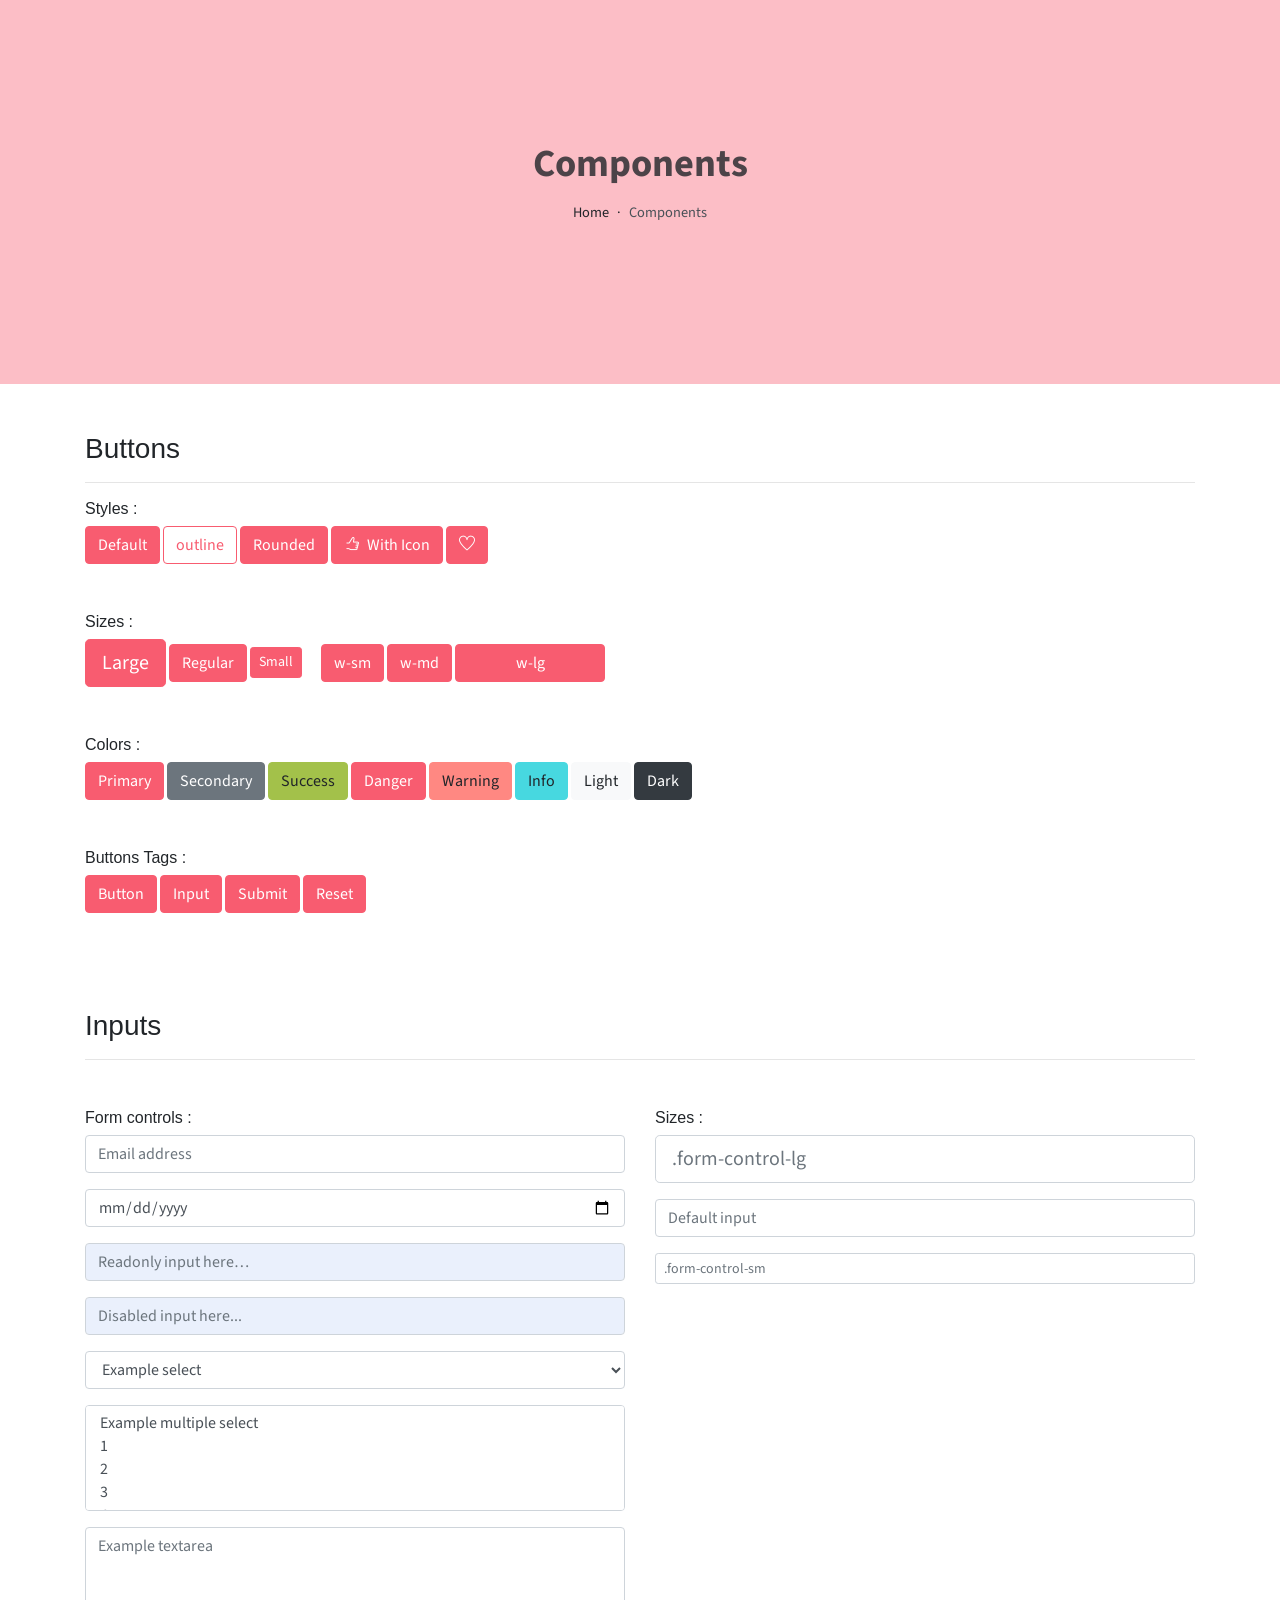
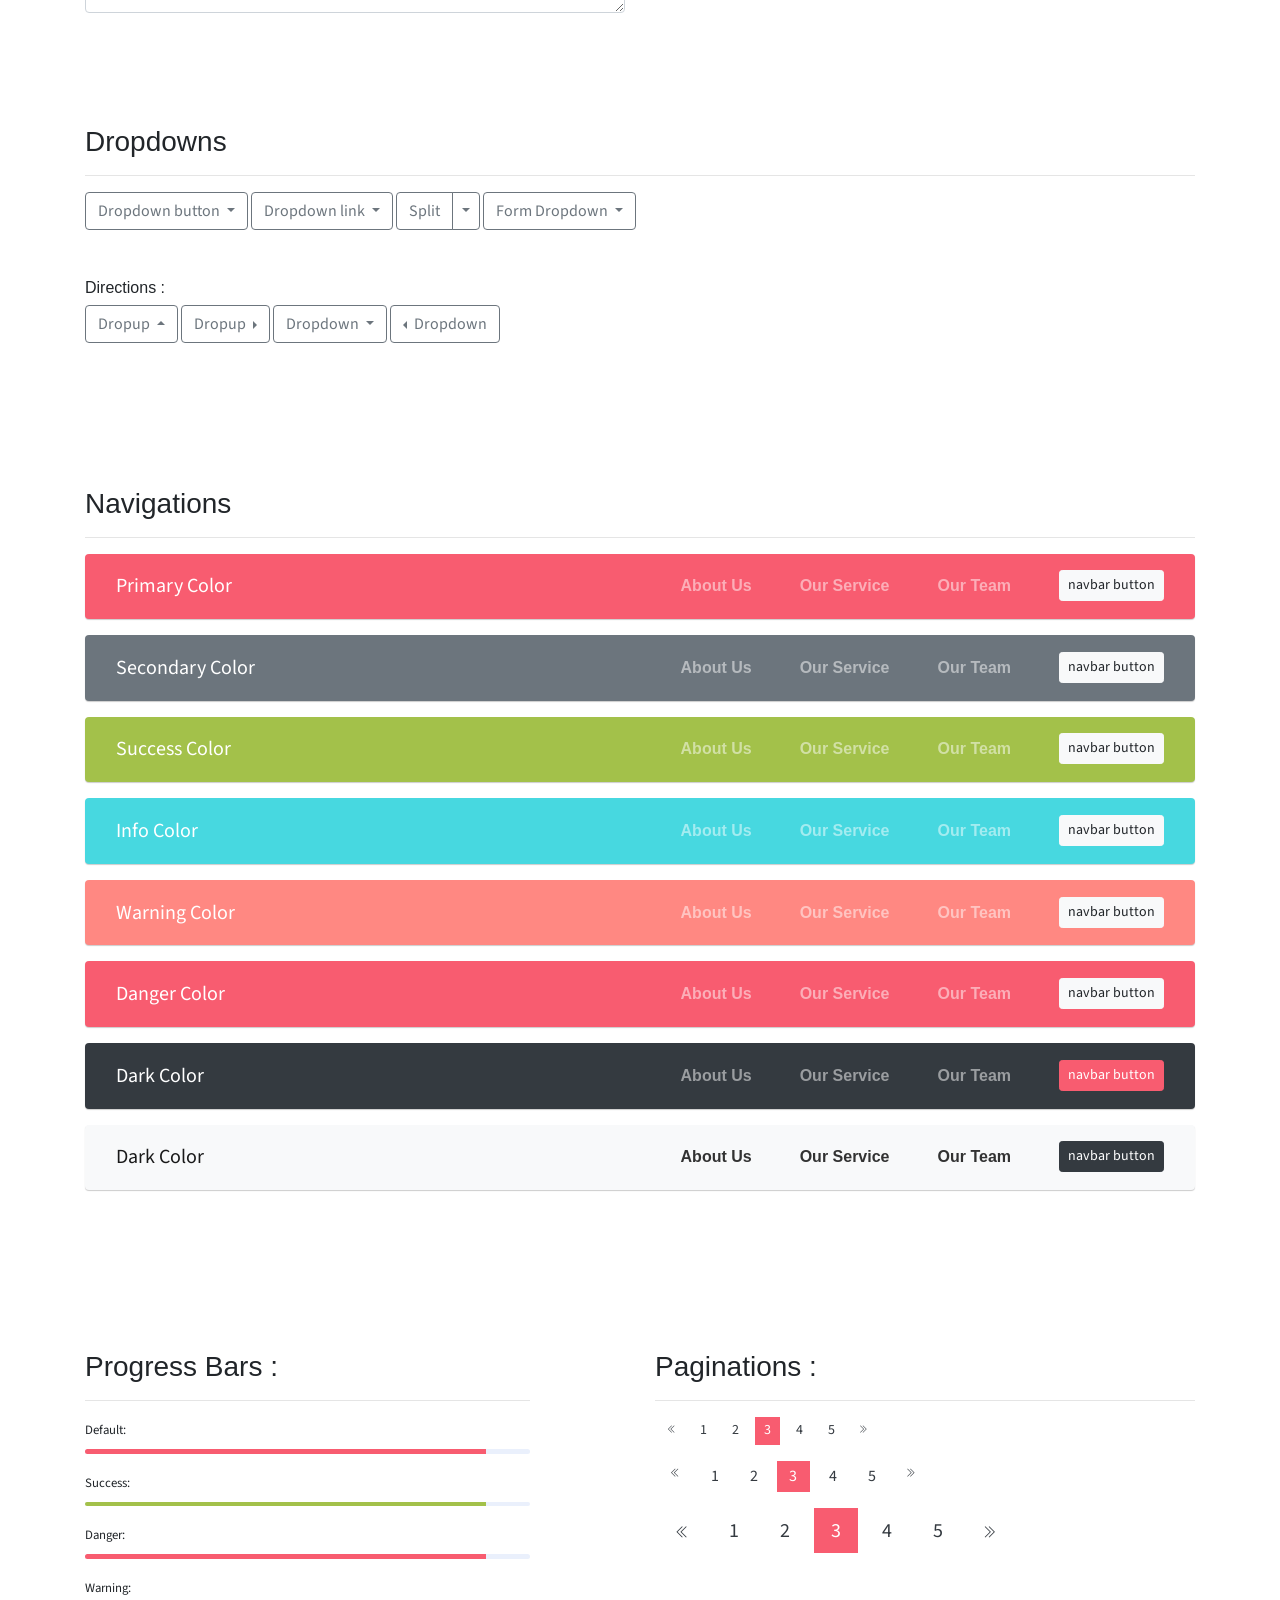
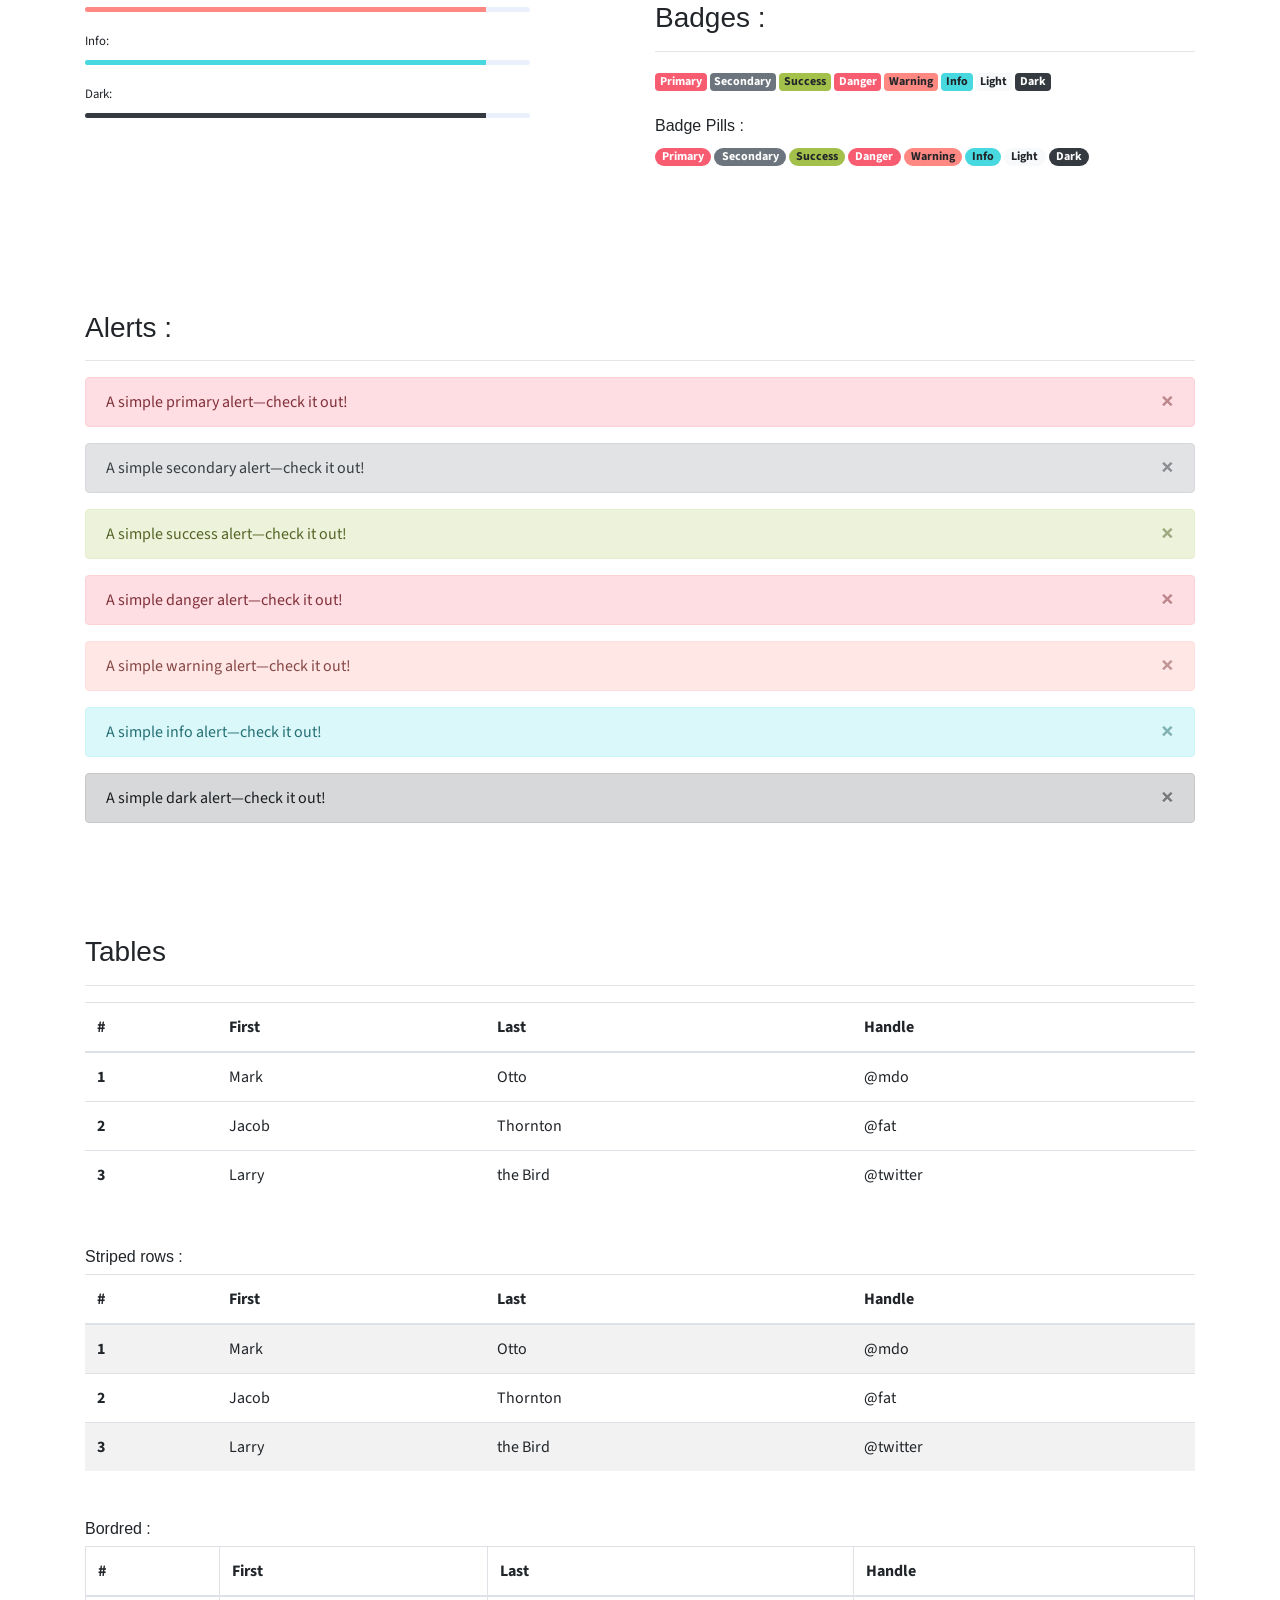
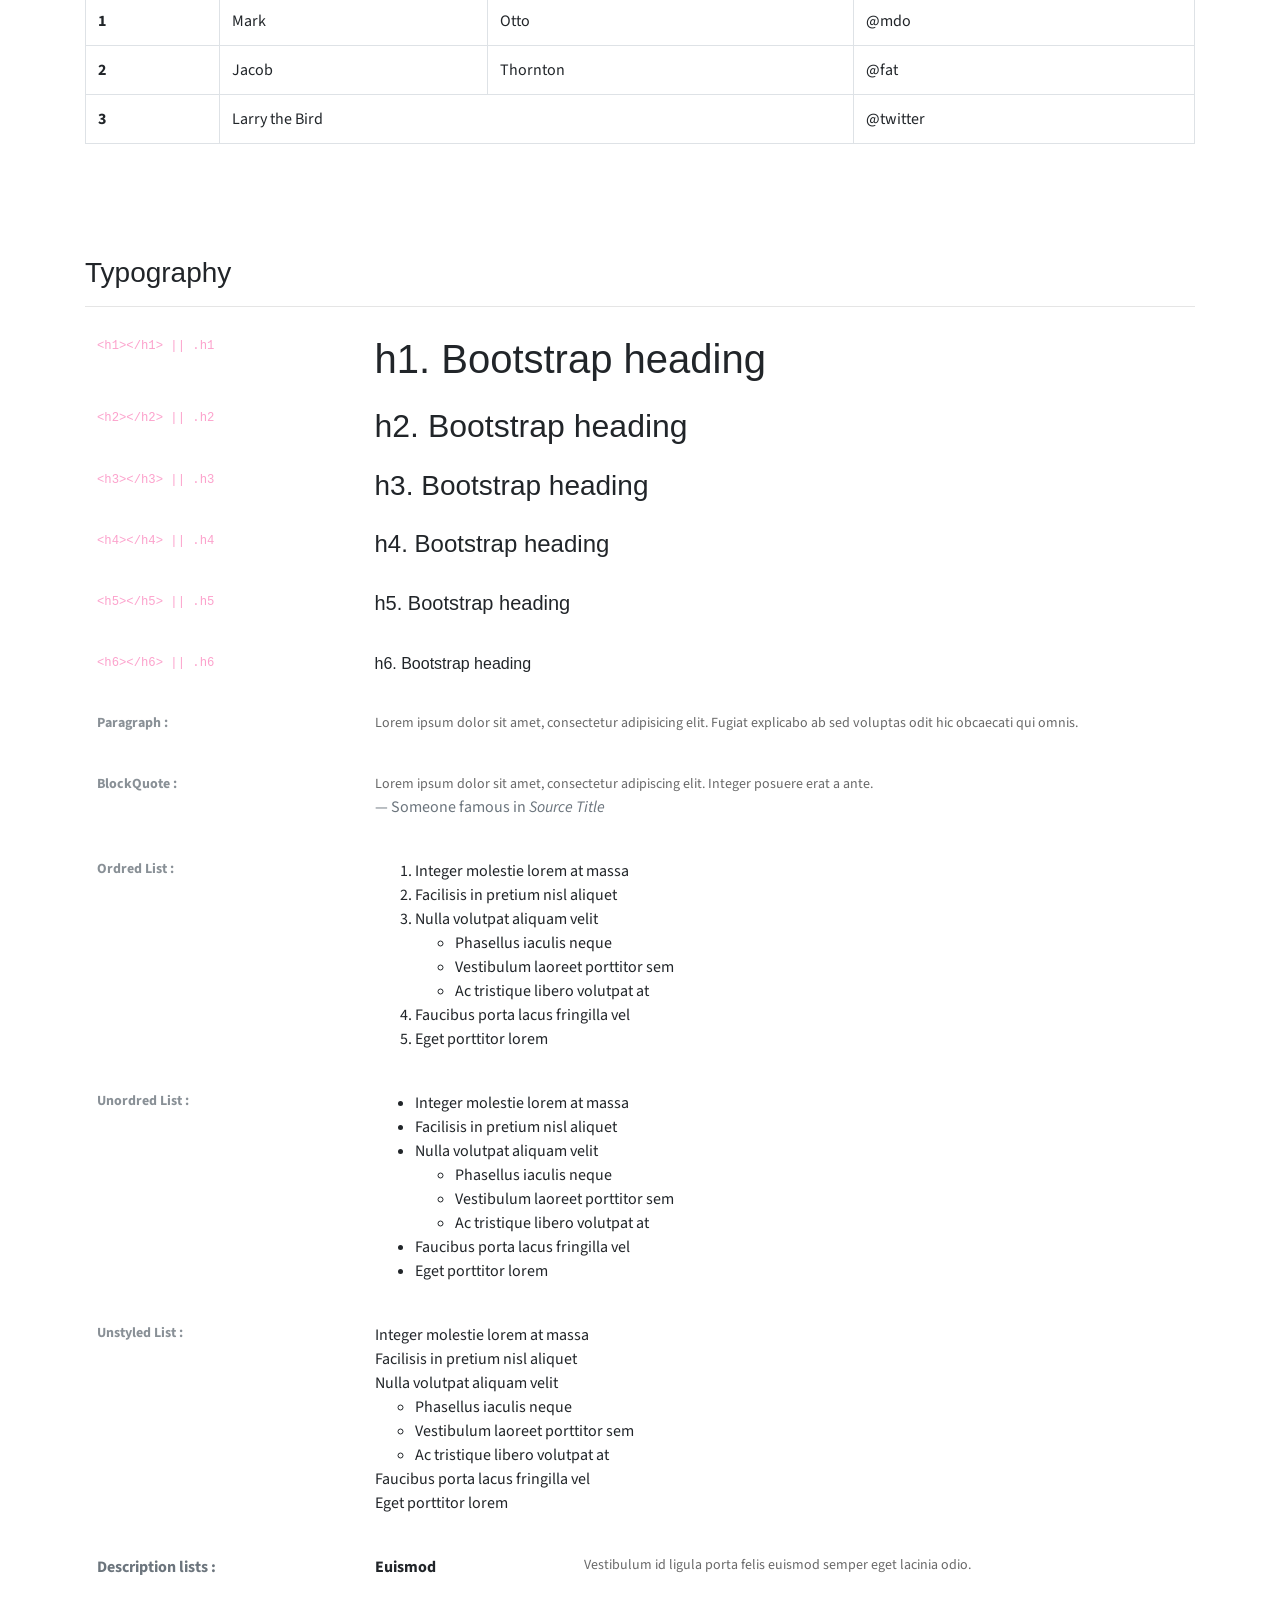
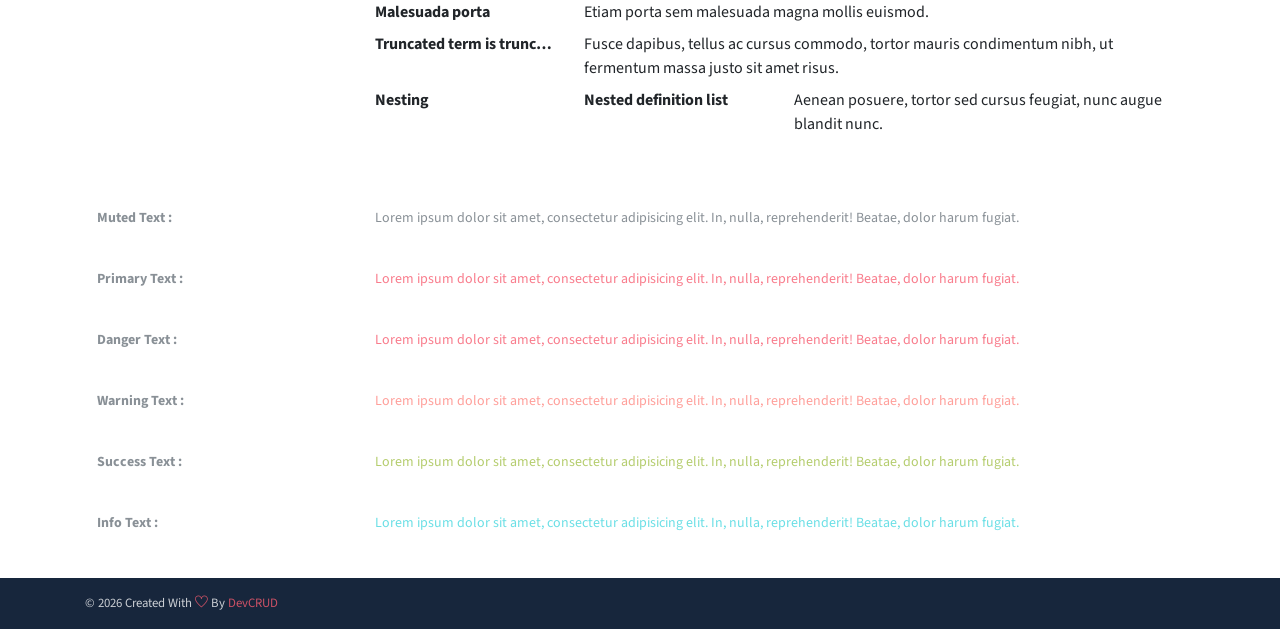
<file: components.html>
<!DOCTYPE html>
<html lang="en">
<head>
   <meta charset="utf-8">
   <meta name="viewport" content="width=device-width, initial-scale=1, shrink-to-fit=no">
   <meta name="description" content="Start your development with JohnDoe landing page.">
   <meta name="author" content="Devcrud">
   <title>JohnDoe Landing page | Components</title>
   <link rel="icon" href="assets/imgs/favicon.png" type="image/png">
   <!-- font icons -->
   <link rel="stylesheet" href="assets/vendors/themify-icons/css/themify-icons.css">
   <!-- Bootstrap + Steller  -->
   <link rel="stylesheet" href="assets/css/johndoe.css">
</head>
<body>

   <!-- Page Header -->
   <header class="header header-mini"> 
      <div class="header-title">Components</div> 
      <nav aria-label="breadcrumb">
         <ol class="breadcrumb">
            <li class="breadcrumb-item"><a href="/">Home</a></li>
            <li class="breadcrumb-item active" aria-current="page">Components</li>
         </ol>
      </nav>
   </header> <!-- End Of Page Header -->

   <!-- main content -->
   <div class="container">

      <!-- Buttons -->
      <h3 class="mt-5">Buttons</h3>
      <hr>
      <h6 class="section-secondary-title">Styles :</h6>
      <button class="btn btn-primary">Default</button>
      <button class="btn btn-outline-primary">outline</button>
      <button class="btn btn-primary rounded">Rounded</button>
      <button class="btn btn-primary rounded"><i class="ti-thumb-up pr-1"></i> With Icon</button>
      <button class="btn btn-primary circle"><i class="ti-heart"></i></button>

      <h6 class="section-secondary-title mt-5">Sizes :</h6>
      <button class="btn btn-primary btn-lg">Large</button>
      <button class="btn btn-primary ">Regular</button>
      <button class="btn btn-primary btn-sm">Small</button>
      <button class="btn btn-primary w-sm ml-3">w-sm</button>
      <button class="btn btn-primary w-md">w-md</button>
      <button class="btn btn-primary w-lg">w-lg</button>

      <h6 class="section-secondary-title mt-5">Colors :</h6>          
      <button type="button" class="btn btn-primary">Primary</button>
      <button type="button" class="btn btn-secondary">Secondary</button>
      <button type="button" class="btn btn-success">Success</button>
      <button type="button" class="btn btn-danger">Danger</button>
      <button type="button" class="btn btn-warning">Warning</button>
      <button type="button" class="btn btn-info">Info</button>
      <button type="button" class="btn btn-light">Light</button>
      <button type="button" class="btn btn-dark">Dark</button>

      <h6 class="section-secondary-title mt-5">Buttons Tags :</h6>
      <button class="btn btn-primary" type="submit">Button</button>
      <input class="btn btn-primary" type="button" value="Input">
      <input class="btn btn-primary" type="submit" value="Submit">
      <input class="btn btn-primary" type="reset" value="Reset">
      
      <!-- devider -->
      <div class="py-5"></div>

      <!-- Inputs -->
      <h3>Inputs</h3>
      <hr>
      <div class="row mt-5">
         <div class="col-md-6">
            <h6 class="section-secondary-title">Form controls :</h6>        
            <div class="form-group">
               <input type="email" class="form-control" id="exampleFormControlInput1" placeholder="Email address">
            </div>
            <div class="form-group">
               <input type="date" class="form-control" id="exampleFormControlInput1" placeholder="Date">
            </div>
            <div class="form-group">
               <input class="form-control" type="text" placeholder="Readonly input here…" readonly>
            </div>
            <div class="form-group">
               <input class="form-control" id="disabledInput" type="text" placeholder="Disabled input here..." disabled>
            </div>
            <div class="form-group">
               <select class="form-control" id="exampleFormControlSelect1">
                  <option>Example select</option>
                  <option>1</option>
                  <option>2</option>
                  <option>3</option>
                  <option>4</option>
                  <option>5</option>
               </select>
            </div>
            <div class="form-group">
               <select multiple class="form-control" id="exampleFormControlSelect2">
                  <option>Example multiple select</option>
                  <option>1</option>
                  <option>2</option>
                  <option>3</option>
                  <option>4</option>
                  <option>5</option>
               </select>
            </div>
            <div class="form-group">
               <textarea class="form-control" id="exampleFormControlTextarea1" rows="3" placeholder="Example textarea"></textarea>
            </div>
         </div>
         <div class="col-md-6">
            <h6 class="section-secondary-title">Sizes :</h6>    
            <div class="form-group">
               <input class="form-control form-control-lg" type="text" placeholder=".form-control-lg">             
            </div>
            <div class="form-group">
               <input class="form-control" type="text" placeholder="Default input">
            </div>
            <div class="form-group">
               <input class="form-control form-control-sm" type="text" placeholder=".form-control-sm"> 
            </div>
         </div>
      </div> <!-- end of inputs -->   

      <!-- devider -->
      <div class="py-5"></div>             

      <!-- Dropdowns -->
      <h3 class="components-section-title font-weight-normal">Dropdowns</h3>
      <hr>
      <div class="dropdown d-inline-block">
         <button class="btn btn-outline-secondary dropdown-toggle" type="button" id="dropdownMenuButton" data-toggle="dropdown" aria-haspopup="true" aria-expanded="false">
         Dropdown button
         </button>
         <div class="dropdown-menu" aria-labelledby="dropdownMenuButton">
         <a class="dropdown-item" href="#">Action</a>
         <a class="dropdown-item" href="#">Another action</a>
         <a class="dropdown-item" href="#">Something else here</a>
         </div>
      </div>
      <div class="dropdown d-inline-block">
         <a class="btn btn-outline-secondary dropdown-toggle" href="#" role="button" id="dropdownMenuLink" data-toggle="dropdown" aria-haspopup="true" aria-expanded="false">
            Dropdown link
         </a>
         <div class="dropdown-menu" aria-labelledby="dropdownMenuLink">
            <a class="dropdown-item" href="#">Action</a>
            <a class="dropdown-item" href="#">Another action</a>
            <a class="dropdown-item" href="#">Something else here</a>
         </div>
      </div>
      <div class="btn-group">
         <button type="button" class="btn btn-outline-secondary">Split</button>
         <button type="button" class="btn btn-outline-secondary dropdown-toggle dropdown-toggle-split" data-toggle="dropdown" aria-haspopup="true" aria-expanded="false">
         <span class="sr-only">Toggle Dropdown</span>
         </button>
         <div class="dropdown-menu">
            <a class="dropdown-item" href="#">Action</a>
            <a class="dropdown-item" href="#">Another action</a>
            <a class="dropdown-item" href="#">Something else here</a>
            <div class="dropdown-divider"></div>
            <a class="dropdown-item" href="#">Separated link</a>
         </div>
      </div>
      <div class="btn-group">
         <button class="btn btn-outline-secondary dropdown-toggle" type="button" id="dropdownMenuButton" data-toggle="dropdown" aria-haspopup="true" aria-expanded="false">
            Form Dropdown
         </button>
         <div class="dropdown-menu form">
            <form class="px-4 py-3">
               <div class="form-group">
                  <input type="email" class="form-control" id="exampleDropdownFormEmail1" placeholder="email@example.com">
               </div>
               <div class="form-group">
                  <input type="password" class="form-control" id="exampleDropdownFormPassword1" placeholder="Password">
               </div>
               <div class="form-check mb-3">
                  <input type="checkbox" class="form-check-input" id="dropdownCheck">
                  <label class="form-check-label" for="dropdownCheck">
                     Remember me
                  </label>
               </div>
               <button type="submit" class="btn btn-primary btn-block">Sign in</button>
            </form>
            <div class="dropdown-divider"></div>
            <a class="dropdown-item" href="#"><small>New around here? Sign up</small></a>
            <a class="dropdown-item" href="#"><small>Forgot password?</small></a>
         </div>
      </div>       
      <h6 class="section-secondary-title mt-5">Directions :</h6>  
      <div class="btn-group dropup">
         <button type="button" class="btn btn-outline-secondary dropdown-toggle" data-toggle="dropdown" aria-haspopup="true" aria-expanded="false">
            Dropup
         </button>
         <div class="dropdown-menu">
            <a class="dropdown-item" href="#">Action</a>
            <a class="dropdown-item" href="#">Another action</a>
            <a class="dropdown-item" href="#">Something else here</a>
            <div class="dropdown-divider"></div>
            <a class="dropdown-item" href="#">Separated link</a>
         </div>
      </div>
      <div class="btn-group dropright">
         <button type="button" class="btn btn-outline-secondary dropdown-toggle" data-toggle="dropdown" aria-haspopup="true" aria-expanded="false">
            Dropup
         </button>
         <div class="dropdown-menu">
            <a class="dropdown-item" href="#">Action</a>
            <a class="dropdown-item" href="#">Another action</a>
            <a class="dropdown-item" href="#">Something else here</a>
            <div class="dropdown-divider"></div>
            <a class="dropdown-item" href="#">Separated link</a>
         </div>
      </div>
      <div class="btn-group">
         <button type="button" class="btn btn-outline-secondary dropdown-toggle" data-toggle="dropdown" aria-haspopup="true" aria-expanded="false">
            Dropdown
         </button>
         <div class="dropdown-menu">
            <a class="dropdown-item" href="#">Action</a>
            <a class="dropdown-item" href="#">Another action</a>
            <a class="dropdown-item" href="#">Something else here</a>
            <div class="dropdown-divider"></div>
            <a class="dropdown-item" href="#">Separated link</a>
         </div>
      </div>
      <div class="btn-group dropleft">
         <button type="button" class="btn btn-outline-secondary dropdown-toggle" data-toggle="dropdown" aria-haspopup="true" aria-expanded="false">
            Dropdown
         </button>
         <div class="dropdown-menu">
            <a class="dropdown-item" href="#">Action</a>
            <a class="dropdown-item" href="#">Another action</a>
            <a class="dropdown-item" href="#">Something else here</a>
            <div class="dropdown-divider"></div>
            <a class="dropdown-item" href="#">Separated link</a>
         </div>
      </div> <!-- end of Dropdowns -->  

      <!-- devider -->
      <div class="py-5"></div>   

      <!-- navbars -->
      <h3 class="components-section-title font-weight-normal mt-5">Navigations</h3>
      <hr>
      <nav class="navbar navbar-expand-sm navbar-dark bg-primary rounded shadow mb-3">
         <div class="container">
            <a class="navbar-brand" href="#">Primary Color</a>
            <button class="navbar-toggler ml-auto" type="button" data-toggle="collapse" data-target="#navbarSupportedContent" aria-controls="navbarSupportedContent" aria-expanded="false" aria-label="Toggle navigation">
            <span class="navbar-toggler-icon"></span>
            </button>
            <div class="collapse navbar-collapse" id="navbarSupportedContent">
               <ul class="navbar-nav ml-auto"> 
                  <li class="nav-item">
                     <a class="nav-link" href="#about">About Us</a>
                  </li>
                  <li class="nav-item">
                     <a class="nav-link" href="#service">Our Service</a>
                  </li>
                  <li class="nav-item">
                     <a class="nav-link" href="#team">Our Team</a>
                  </li>
                  <li class="nav-item">
                     <a href="#book-table" class="ml-4 mt-1 btn btn-light btn-sm">navbar button</a>
                  </li>
               </ul>                       
            </div>
         </div>
      </nav>
      <nav class="navbar navbar-expand-sm navbar-dark bg-secondary rounded shadow mb-3">
         <div class="container">
            <a class="navbar-brand" href="#">Secondary Color</a>
            <button class="navbar-toggler ml-auto" type="button" data-toggle="collapse" data-target="#navbarSupportedContent" aria-controls="navbarSupportedContent" aria-expanded="false" aria-label="Toggle navigation">
            <span class="navbar-toggler-icon"></span>
            </button>
            <div class="collapse navbar-collapse" id="navbarSupportedContent">
               <ul class="navbar-nav ml-auto"> 
                  <li class="nav-item">
                     <a class="nav-link" href="#about">About Us</a>
                  </li>
                  <li class="nav-item">
                     <a class="nav-link" href="#service">Our Service</a>
                  </li>
                  <li class="nav-item">
                     <a class="nav-link" href="#team">Our Team</a>
                  </li>
                  <li class="nav-item">
                     <a href="#book-table" class="ml-4 mt-1 btn btn-light btn-sm">navbar button</a>
                  </li>
               </ul>                       
            </div>
         </div>
      </nav>
      <nav class="navbar navbar-expand-sm navbar-dark bg-success rounded shadow mb-3">
         <div class="container">
            <a class="navbar-brand" href="#">Success Color</a>
            <button class="navbar-toggler ml-auto" type="button" data-toggle="collapse" data-target="#navbarSupportedContent" aria-controls="navbarSupportedContent" aria-expanded="false" aria-label="Toggle navigation">
            <span class="navbar-toggler-icon"></span>
            </button>
            <div class="collapse navbar-collapse" id="navbarSupportedContent">
               <ul class="navbar-nav ml-auto"> 
                  <li class="nav-item">
                     <a class="nav-link" href="#about">About Us</a>
                  </li>
                  <li class="nav-item">
                     <a class="nav-link" href="#service">Our Service</a>
                  </li>
                  <li class="nav-item">
                     <a class="nav-link" href="#team">Our Team</a>
                  </li>
                  <li class="nav-item">
                     <a href="#book-table" class="ml-4 mt-1 btn btn-light btn-sm">navbar button</a>
                  </li>
               </ul>                       
            </div>
         </div>
      </nav>
      <nav class="navbar navbar-expand-sm navbar-dark bg-info rounded shadow mb-3">
         <div class="container">
            <a class="navbar-brand" href="#">Info Color</a>
            <button class="navbar-toggler ml-auto" type="button" data-toggle="collapse" data-target="#navbarSupportedContent" aria-controls="navbarSupportedContent" aria-expanded="false" aria-label="Toggle navigation">
            <span class="navbar-toggler-icon"></span>
            </button>
            <div class="collapse navbar-collapse" id="navbarSupportedContent">
               <ul class="navbar-nav ml-auto"> 
                  <li class="nav-item">
                     <a class="nav-link" href="#about">About Us</a>
                  </li>
                  <li class="nav-item">
                     <a class="nav-link" href="#service">Our Service</a>
                  </li>
                  <li class="nav-item">
                     <a class="nav-link" href="#team">Our Team</a>
                  </li>
                  <li class="nav-item">
                     <a href="#book-table" class="ml-4 mt-1 btn btn-light btn-sm">navbar button</a>
                  </li>
               </ul>                       
            </div>
         </div>
      </nav>
      <nav class="navbar navbar-expand-sm navbar-dark bg-warning rounded shadow mb-3">
         <div class="container">
            <a class="navbar-brand" href="#">Warning Color</a>
            <button class="navbar-toggler ml-auto" type="button" data-toggle="collapse" data-target="#navbarSupportedContent" aria-controls="navbarSupportedContent" aria-expanded="false" aria-label="Toggle navigation">
            <span class="navbar-toggler-icon"></span>
            </button>
            <div class="collapse navbar-collapse" id="navbarSupportedContent">
               <ul class="navbar-nav ml-auto"> 
                  <li class="nav-item">
                     <a class="nav-link" href="#about">About Us</a>
                  </li>
                  <li class="nav-item">
                     <a class="nav-link" href="#service">Our Service</a>
                  </li>
                  <li class="nav-item">
                     <a class="nav-link" href="#team">Our Team</a>
                  </li>
                  <li class="nav-item">
                     <a href="#book-table" class="ml-4 mt-1 btn btn-light btn-sm">navbar button</a>
                  </li>
               </ul>                       
            </div>
         </div>
      </nav>
      <nav class="navbar navbar-expand-sm navbar-dark bg-danger rounded shadow mb-3">
         <div class="container">
            <a class="navbar-brand" href="#">Danger Color</a>
            <button class="navbar-toggler ml-auto" type="button" data-toggle="collapse" data-target="#navbarSupportedContent" aria-controls="navbarSupportedContent" aria-expanded="false" aria-label="Toggle navigation">
            <span class="navbar-toggler-icon"></span>
            </button>
            <div class="collapse navbar-collapse" id="navbarSupportedContent">
               <ul class="navbar-nav ml-auto"> 
                  <li class="nav-item">
                     <a class="nav-link" href="#about">About Us</a>
                  </li>
                  <li class="nav-item">
                     <a class="nav-link" href="#service">Our Service</a>
                  </li>
                  <li class="nav-item">
                     <a class="nav-link" href="#team">Our Team</a>
                  </li>
                  <li class="nav-item">
                     <a href="#book-table" class="ml-4 mt-1 btn btn-light btn-sm">navbar button</a>
                  </li>
               </ul>                       
            </div>
         </div>
      </nav>
      <nav class="navbar navbar-expand-sm navbar-dark bg-dark rounded shadow mb-3">
         <div class="container">
            <a class="navbar-brand" href="#">Dark Color</a>
            <button class="navbar-toggler ml-auto" type="button" data-toggle="collapse" data-target="#navbarSupportedContent" aria-controls="navbarSupportedContent" aria-expanded="false" aria-label="Toggle navigation">
            <span class="navbar-toggler-icon"></span>
            </button>
            <div class="collapse navbar-collapse" id="navbarSupportedContent">
               <ul class="navbar-nav ml-auto"> 
                  <li class="nav-item">
                     <a class="nav-link" href="#about">About Us</a>
                  </li>
                  <li class="nav-item">
                     <a class="nav-link" href="#service">Our Service</a>
                  </li>
                  <li class="nav-item">
                     <a class="nav-link" href="#team">Our Team</a>
                  </li>
                  <li class="nav-item">
                     <a href="#book-table" class="ml-4 mt-1 btn btn-primary btn-sm">navbar button</a>
                  </li>
               </ul>                       
            </div>
         </div>
      </nav>
      <nav class="navbar navbar-expand-sm navbar-light bg-light rounded shadow mb-3">
         <div class="container">
            <a class="navbar-brand" href="#">Dark Color</a>
            <button class="navbar-toggler ml-auto" type="button" data-toggle="collapse" data-target="#navbarSupportedContent" aria-controls="navbarSupportedContent" aria-expanded="false" aria-label="Toggle navigation">
            <span class="navbar-toggler-icon"></span>
            </button>
            <div class="collapse navbar-collapse" id="navbarSupportedContent">
               <ul class="navbar-nav ml-auto"> 
                  <li class="nav-item">
                     <a class="nav-link" href="#about">About Us</a>
                  </li>
                  <li class="nav-item">
                     <a class="nav-link" href="#service">Our Service</a>
                  </li>
                  <li class="nav-item">
                     <a class="nav-link" href="#team">Our Team</a>
                  </li>
                  <li class="nav-item">
                     <a href="#book-table" class="ml-4 mt-1 btn btn-dark btn-sm">navbar button</a>
                  </li>
               </ul>                       
            </div>
         </div>
      </nav>
      <!-- End of navbars -->

      <!-- devider -->
      <div class="py-5"></div>   
      
      <!-- progress bars -->
      <div class="row justify-content-between">
         <div class="col-md-5">
            <h3 class="components-section-title font-weight-normal mt-5">Progress Bars :</h3>
            <hr>
            <small>Default: </small>
            <div class="progress mt-2 mb-3">
               <div class="progress-bar" role="progressbar" style="width: 90%" aria-valuenow="25" aria-valuemin="0" aria-valuemax="100"></div>
            </div>
            <small>Success:</small>
            <div class="progress mt-2 mb-3">
               <div class="progress-bar bg-success" role="progressbar" style="width: 90%" aria-valuenow="25" aria-valuemin="0" aria-valuemax="100"></div>
            </div>
            <small>Danger:</small>
            <div class="progress mt-2 mb-3">
               <div class="progress-bar bg-danger" role="progressbar" style="width: 90%" aria-valuenow="25" aria-valuemin="0" aria-valuemax="100"></div>
            </div>
            <small>Warning:</small>
            <div class="progress mt-2 mb-3">
               <div class="progress-bar bg-warning" role="progressbar" style="width: 90%" aria-valuenow="25" aria-valuemin="0" aria-valuemax="100"></div>
            </div>
            <small>Info:</small>
            <div class="progress mt-2 mb-3">
               <div class="progress-bar bg-info" role="progressbar" style="width: 90%" aria-valuenow="25" aria-valuemin="0" aria-valuemax="100"></div>
            </div>
            <small>Dark:</small>
            <div class="progress mt-2 mb-3">
               <div class="progress-bar bg-dark" role="progressbar" style="width: 90%" aria-valuenow="25" aria-valuemin="0" aria-valuemax="100"></div>
            </div>
         </div>
         <div class="col-md-6">
            <h3 class="components-section-title font-weight-normal mt-5">Paginations :</h3>
            <hr>
            <nav aria-label="Page navigation example">
               <ul class="pagination pagination-sm">
                  <li class="page-item"><a class="page-link" href="#"><i class="ti-angle-double-left"></i></a></li>
                  <li class="page-item"><a class="page-link" href="#">1</a></li>
                  <li class="page-item"><a class="page-link" href="#">2</a></li>
                  <li class="page-item active"><a class="page-link" href="#">3</a></li>
                  <li class="page-item"><a class="page-link" href="#">4</a></li>
                  <li class="page-item"><a class="page-link" href="#">5</a></li>
                  <li class="page-item"><a class="page-link" href="#"><i class="ti-angle-double-right"></i></a></li>
               </ul>
            </nav>
            <nav aria-label="Page navigation example">
               <ul class="pagination">
               <li class="page-item"><a class="page-link" href="#"><i class="ti-angle-double-left"></i></a></li>
                  <li class="page-item"><a class="page-link" href="#">1</a></li>
                  <li class="page-item"><a class="page-link" href="#">2</a></li>
                  <li class="page-item active"><a class="page-link" href="#">3</a></li>
                  <li class="page-item"><a class="page-link" href="#">4</a></li>
                  <li class="page-item"><a class="page-link" href="#">5</a></li>
                  <li class="page-item"><a class="page-link" href="#"><i class="ti-angle-double-right"></i></a></li>
               </ul>
            </nav>
            <nav aria-label="Page navigation example">
               <ul class="pagination pagination-lg">
                  <li class="page-item"><a class="page-link" href="#"><i class="ti-angle-double-left"></i></a></li>
                  <li class="page-item"><a class="page-link" href="#">1</a></li>
                  <li class="page-item"><a class="page-link" href="#">2</a></li>
                  <li class="page-item active"><a class="page-link" href="#">3</a></li>
                  <li class="page-item"><a class="page-link" href="#">4</a></li>
                  <li class="page-item"><a class="page-link" href="#">5</a></li>
                  <li class="page-item"><a class="page-link" href="#"><i class="ti-angle-double-right"></i></a></li>
               </ul>
            </nav>

            <!-- Badges -->
            <h3 class="components-section-title font-weight-normal mt-5">Badges :</h3>
            <hr>
            <span class="badge badge-primary">Primary</span>
            <span class="badge badge-secondary">Secondary</span>
            <span class="badge badge-success">Success</span>
            <span class="badge badge-danger">Danger</span>
            <span class="badge badge-warning">Warning</span>
            <span class="badge badge-info">Info</span>
            <span class="badge badge-light">Light</span>
            <span class="badge badge-dark">Dark</span>
            <h6 class="section-secondary-title mt-4 mb-2">Badge Pills :</h6>
            <span class="badge badge-pill badge-primary">Primary</span>
            <span class="badge badge-pill badge-secondary">Secondary</span>
            <span class="badge badge-pill badge-success">Success</span>
            <span class="badge badge-pill badge-danger">Danger</span>
            <span class="badge badge-pill badge-warning">Warning</span>
            <span class="badge badge-pill badge-info">Info</span>
            <span class="badge badge-pill badge-light">Light</span>
            <span class="badge badge-pill badge-dark">Dark</span>
         </div>
      </div> <!-- End of Progress bars -->

      <!-- devider -->
      <div class="py-5"></div>  

      <!-- Alerts -->
      <h3 class="components-section-title font-weight-normal mt-5">Alerts :</h3>
      <hr>
      <div class="alert alert-primary alert-dismissible fade show" role="alert">
         A simple primary alert—check it out!
         <button type="button" class="close" data-dismiss="alert" aria-label="Close">
            <span aria-hidden="true">&times;</span>
         </button>
      </div>
      <div class="alert alert-secondary alert-dismissible fade show" role="alert">
         A simple secondary alert—check it out!
         <button type="button" class="close" data-dismiss="alert" aria-label="Close">
            <span aria-hidden="true">&times;</span>
         </button>
      </div>
      <div class="alert alert-success alert-dismissible fade show" role="alert">
         A simple success alert—check it out!
         <button type="button" class="close" data-dismiss="alert" aria-label="Close">
            <span aria-hidden="true">&times;</span>
         </button>
      </div>
      <div class="alert alert-danger alert-dismissible fade show" role="alert">
         A simple danger alert—check it out!
         <button type="button" class="close" data-dismiss="alert" aria-label="Close">
            <span aria-hidden="true">&times;</span>
         </button>
      </div>
      <div class="alert alert-warning alert-dismissible fade show" role="alert">
         A simple warning alert—check it out!
         <button type="button" class="close" data-dismiss="alert" aria-label="Close">
            <span aria-hidden="true">&times;</span>
         </button>
      </div>
      <div class="alert alert-info alert-dismissible fade show" role="alert">
         A simple info alert—check it out!
         <button type="button" class="close" data-dismiss="alert" aria-label="Close">
            <span aria-hidden="true">&times;</span>
         </button>
      </div>
      <div class="alert alert-dark alert-dismissible fade show" role="alert">
         A simple dark alert—check it out!
         <button type="button" class="close" data-dismiss="alert" aria-label="Close">
            <span aria-hidden="true">&times;</span>
         </button>
      </div>
      <!-- end of alerts -->

      <!-- devider -->
      <div class="py-5"></div> 
   
      <!-- tables -->
      <h3 class="components-section-title">Tables</h3>
      <hr>
      <table class="table">
         <thead>
            <tr>
               <th scope="col">#</th>
               <th scope="col">First</th>
               <th scope="col">Last</th>
               <th scope="col">Handle</th>
            </tr>
         </thead>
         <tbody>
            <tr>
               <th scope="row">1</th>
               <td>Mark</td>
               <td>Otto</td>
               <td>@mdo</td>
            </tr>
            <tr>
               <th scope="row">2</th>
               <td>Jacob</td>
               <td>Thornton</td>
               <td>@fat</td>
            </tr>
            <tr>
               <th scope="row">3</th>
               <td>Larry</td>
               <td>the Bird</td>
               <td>@twitter</td>
            </tr>
         </tbody>
      </table>

      <h6 class="section-secondary-title mt-5">Striped rows :</h6>
      <table class="table table-striped">
         <thead>
            <tr>
               <th scope="col">#</th>
               <th scope="col">First</th>
               <th scope="col">Last</th>
               <th scope="col">Handle</th>
            </tr>
         </thead>
         <tbody>
            <tr>
               <th scope="row">1</th>
               <td>Mark</td>
               <td>Otto</td>
               <td>@mdo</td>
            </tr>
            <tr>
               <th scope="row">2</th>
               <td>Jacob</td>
               <td>Thornton</td>
               <td>@fat</td>
            </tr>
            <tr>
               <th scope="row">3</th>
               <td>Larry</td>
               <td>the Bird</td>
               <td>@twitter</td>
            </tr>
         </tbody>
      </table>

      <h6 class="section-secondary-title mt-5">Bordred :</h6>
      <table class="table table-bordered">
         <thead>
            <tr>
               <th scope="col">#</th>
               <th scope="col">First</th>
               <th scope="col">Last</th>
               <th scope="col">Handle</th>
            </tr>
         </thead>
         <tbody>
            <tr>
               <th scope="row">1</th>
               <td>Mark</td>
               <td>Otto</td>
               <td>@mdo</td>
            </tr>
            <tr>
               <th scope="row">2</th>
               <td>Jacob</td>
               <td>Thornton</td>
               <td>@fat</td>
            </tr>
            <tr>
               <th scope="row">3</th>
               <td colspan="2">Larry the Bird</td>
               <td>@twitter</td>
            </tr>
         </tbody>
      </table>
      <!-- end of tables -->

      <!-- devider -->
      <div class="py-5"></div> 

      <!-- typography -->
      <h3 class="components-section-title">Typography</h3>
      <hr>
     
      <table class="table table-borderless v-align-center">
         <tbody>
            <tr>
               <td>
                  <p><code class="highlighter-rouge">&lt;h1&gt;&lt;/h1&gt; || .h1</code></p>
               </td>
               <td class="w-75"><span class="h1">h1. Bootstrap heading</span></td>
            </tr>
            <tr>
               <td>
                  <p><code class="highlighter-rouge">&lt;h2&gt;&lt;/h2&gt; || .h2</code></p>
               </td>
               <td><span class="h2">h2. Bootstrap heading</span></td>
            </tr>
            <tr>
               <td>
                  <p><code class="highlighter-rouge">&lt;h3&gt;&lt;/h3&gt; || .h3</code></p>
               </td>
               <td><span class="h3">h3. Bootstrap heading</span></td>
            </tr>
            <tr>
               <td>
                  <p><code class="highlighter-rouge">&lt;h4&gt;&lt;/h4&gt; || .h4</code></p>
               </td>
               <td><span class="h4">h4. Bootstrap heading</span></td>
            </tr>
            <tr>
               <td>
                  <p><code class="highlighter-rouge">&lt;h5&gt;&lt;/h5&gt; || .h5</code></p>
               </td>
               <td><span class="h5">h5. Bootstrap heading</span></td>
            </tr>
            <tr>
               <td>
                  <p><code class="highlighter-rouge">&lt;h6&gt;&lt;/h6&gt; || .h6</code></p>
               </td>
               <td><span class="h6">h6. Bootstrap heading</span></td>
            </tr>
            <tr>
               <td>
                  <p class="font-weight-bold text-muted">Paragraph :</p>
               </td>
               <td><p>Lorem ipsum dolor sit amet, consectetur adipisicing elit. Fugiat explicabo ab sed voluptas odit hic obcaecati qui omnis.</p></td>
            </tr>
            <tr>
               <td>
                  <p class="font-weight-bold text-muted">BlockQuote :</p>
               </td>
               <td>
                  <blockquote class="blockquote">
                     <p class="mb-0">Lorem ipsum dolor sit amet, consectetur adipiscing elit. Integer posuere erat a ante.</p>
                     <footer class="blockquote-footer">Someone famous in <cite title="Source Title">Source Title</cite></footer>
                  </blockquote>
               </td>
            </tr>

            
            <tr>
               <td><p class="font-weight-bold text-muted">Ordred List :</p></td>
               <td>
                  <ol>
                     <li>Integer molestie lorem at massa</li>
                     <li>Facilisis in pretium nisl aliquet</li>
                     <li>Nulla volutpat aliquam velit
                        <ul>
                           <li>Phasellus iaculis neque</li>
                           <li>Vestibulum laoreet porttitor sem</li>
                           <li>Ac tristique libero volutpat at</li>
                        </ul>
                     </li>
                     <li>Faucibus porta lacus fringilla vel</li>
                     <li>Eget porttitor lorem</li>
                  </ol>
               </td>
            </tr>
            <tr>
               <td><p class="font-weight-bold text-muted">Unordred List :</p></td>
               <td>
                  <ul >
                     <li>Integer molestie lorem at massa</li>
                     <li>Facilisis in pretium nisl aliquet</li>
                     <li>Nulla volutpat aliquam velit
                        <ul>
                           <li>Phasellus iaculis neque</li>
                           <li>Vestibulum laoreet porttitor sem</li>
                           <li>Ac tristique libero volutpat at</li>
                        </ul>
                     </li>
                     <li>Faucibus porta lacus fringilla vel</li>
                     <li>Eget porttitor lorem</li>
                  </ul>
               </td>
            </tr>
            <tr>
               <td><p class="font-weight-bold text-muted">Unstyled List :</p></td>
               <td>
                  <ul class="list-unstyled">
                     <li>Integer molestie lorem at massa</li>
                     <li>Facilisis in pretium nisl aliquet</li>
                     <li>Nulla volutpat aliquam velit
                        <ul>
                           <li>Phasellus iaculis neque</li>
                           <li>Vestibulum laoreet porttitor sem</li>
                           <li>Ac tristique libero volutpat at</li>
                        </ul>
                     </li>
                     <li>Faucibus porta lacus fringilla vel</li>
                     <li>Eget porttitor lorem</li>
                  </ul>
               </td>
            </tr>
            <tr>
               <td class="font-weight-bold text-muted">Description lists : </td>
               <td>
                  <dl class="row">
                     <dt class="col-sm-3">Euismod</dt>
                     <dd class="col-sm-9">
                        <p>Vestibulum id ligula porta felis euismod semper eget lacinia odio.</p>
                     </dd>

                     <dt class="col-sm-3">Malesuada porta</dt>
                     <dd class="col-sm-9">Etiam porta sem malesuada magna mollis euismod.</dd>

                     <dt class="col-sm-3 text-truncate">Truncated term is truncated</dt>
                     <dd class="col-sm-9">Fusce dapibus, tellus ac cursus commodo, tortor mauris condimentum nibh, ut fermentum massa justo sit amet risus.</dd>

                     <dt class="col-sm-3">Nesting</dt>
                     <dd class="col-sm-9">
                        <dl class="row">
                           <dt class="col-sm-4">Nested definition list</dt>
                           <dd class="col-sm-8">Aenean posuere, tortor sed cursus feugiat, nunc augue blandit nunc.</dd>
                        </dl>
                     </dd>
                  </dl>
               </td>
            </tr>
            <tr>
               <td>
                  <p class="font-weight-bold text-muted">Muted Text :</p>
               </td>
               <td>
                  <p class="text-muted">Lorem ipsum dolor sit amet, consectetur adipisicing elit. In, nulla, reprehenderit! Beatae, dolor harum fugiat.</p>
               </td>
            </tr>
            <tr>
               <td>
                  <p class="font-weight-bold text-muted">Primary Text :</p>
               </td>
               <td>
                  <p class="text-primary">Lorem ipsum dolor sit amet, consectetur adipisicing elit. In, nulla, reprehenderit! Beatae, dolor harum fugiat.</p>
               </td>
            </tr>
            <tr>
               <td>
                  <p class="font-weight-bold text-muted">Danger Text :</p>
               </td>
               <td>
                  <p class="text-danger">Lorem ipsum dolor sit amet, consectetur adipisicing elit. In, nulla, reprehenderit! Beatae, dolor harum fugiat.</p>
               </td>
            </tr>
            <tr>
               <td>
                  <p class="font-weight-bold text-muted">Warning Text :</p>
               </td>
               <td>
                  <p class="text-warning">Lorem ipsum dolor sit amet, consectetur adipisicing elit. In, nulla, reprehenderit! Beatae, dolor harum fugiat.</p>
               </td>
            </tr>
            <tr>
               <td>
                  <p class="font-weight-bold text-muted">Success Text :</p>
               </td>
               <td>
                  <p class="text-success">Lorem ipsum dolor sit amet, consectetur adipisicing elit. In, nulla, reprehenderit! Beatae, dolor harum fugiat.</p>
               </td>
            </tr>
            <tr>
               <td>
                  <p class="font-weight-bold text-muted">Info Text :</p>
               </td>
               <td>
                  <p class="text-info">Lorem ipsum dolor sit amet, consectetur adipisicing elit. In, nulla, reprehenderit! Beatae, dolor harum fugiat.</p>
               </td>
            </tr>
         </tbody>
      </table>
   </div>
   <!-- end of typography -->

   <!-- Page Footer -->
   <footer class="footer py-3">
        <div class="container">
            <p class="small mb-0 text-light">
                &copy; <script>document.write(new Date().getFullYear())</script> Created With <i class="ti-heart text-danger"></i> By <a href="http://devcrud.com" target="_blank"><span class="text-danger" title="Bootstrap 4 Themes and Dashboards">DevCRUD</span></a> 
            </p>
        </div>
    </footer>
   <!-- End of Page Footer -->  
   
   <!-- core  -->
   <script src="assets/vendors/jquery/jquery-3.4.1.js"></script>
   <script src="assets/vendors/bootstrap/bootstrap.bundle.js"></script>

</body>
</html>
</file>
<file: assets/vendors/themify-icons/css/themify-icons.css>
@font-face {
	font-family: 'themify';
	src:url("../fonts/themify.eot?-fvbane");
	src:url("../fonts/themify.eot?#iefix-fvbane") format("embedded-opentype"),
		url("../fonts/themify.woff?-fvbane") format("woff"),
		url("../fonts/themify.ttf?-fvbane") format("truetype"),
		url("../fonts/themify.svg?-fvbane#themify") format("svg");
	font-weight: normal;
	font-style: normal;
}

[class^="ti-"], [class*=" ti-"] {
	font-family: 'themify';
	speak: none;
	font-style: normal;
	font-weight: normal;
	font-variant: normal;
	text-transform: none;
	line-height: 1;

	/* Better Font Rendering =========== */
	-webkit-font-smoothing: antialiased;
	-moz-osx-font-smoothing: grayscale;
}

.ti-wand:before {
	content: "\e600";
}
.ti-volume:before {
	content: "\e601";
}
.ti-user:before {
	content: "\e602";
}
.ti-unlock:before {
	content: "\e603";
}
.ti-unlink:before {
	content: "\e604";
}
.ti-trash:before {
	content: "\e605";
}
.ti-thought:before {
	content: "\e606";
}
.ti-target:before {
	content: "\e607";
}
.ti-tag:before {
	content: "\e608";
}
.ti-tablet:before {
	content: "\e609";
}
.ti-star:before {
	content: "\e60a";
}
.ti-spray:before {
	content: "\e60b";
}
.ti-signal:before {
	content: "\e60c";
}
.ti-shopping-cart:before {
	content: "\e60d";
}
.ti-shopping-cart-full:before {
	content: "\e60e";
}
.ti-settings:before {
	content: "\e60f";
}
.ti-search:before {
	content: "\e610";
}
.ti-zoom-in:before {
	content: "\e611";
}
.ti-zoom-out:before {
	content: "\e612";
}
.ti-cut:before {
	content: "\e613";
}
.ti-ruler:before {
	content: "\e614";
}
.ti-ruler-pencil:before {
	content: "\e615";
}
.ti-ruler-alt:before {
	content: "\e616";
}
.ti-bookmark:before {
	content: "\e617";
}
.ti-bookmark-alt:before {
	content: "\e618";
}
.ti-reload:before {
	content: "\e619";
}
.ti-plus:before {
	content: "\e61a";
}
.ti-pin:before {
	content: "\e61b";
}
.ti-pencil:before {
	content: "\e61c";
}
.ti-pencil-alt:before {
	content: "\e61d";
}
.ti-paint-roller:before {
	content: "\e61e";
}
.ti-paint-bucket:before {
	content: "\e61f";
}
.ti-na:before {
	content: "\e620";
}
.ti-mobile:before {
	content: "\e621";
}
.ti-minus:before {
	content: "\e622";
}
.ti-medall:before {
	content: "\e623";
}
.ti-medall-alt:before {
	content: "\e624";
}
.ti-marker:before {
	content: "\e625";
}
.ti-marker-alt:before {
	content: "\e626";
}
.ti-arrow-up:before {
	content: "\e627";
}
.ti-arrow-right:before {
	content: "\e628";
}
.ti-arrow-left:before {
	content: "\e629";
}
.ti-arrow-down:before {
	content: "\e62a";
}
.ti-lock:before {
	content: "\e62b";
}
.ti-location-arrow:before {
	content: "\e62c";
}
.ti-link:before {
	content: "\e62d";
}
.ti-layout:before {
	content: "\e62e";
}
.ti-layers:before {
	content: "\e62f";
}
.ti-layers-alt:before {
	content: "\e630";
}
.ti-key:before {
	content: "\e631";
}
.ti-import:before {
	content: "\e632";
}
.ti-image:before {
	content: "\e633";
}
.ti-heart:before {
	content: "\e634";
}
.ti-heart-broken:before {
	content: "\e635";
}
.ti-hand-stop:before {
	content: "\e636";
}
.ti-hand-open:before {
	content: "\e637";
}
.ti-hand-drag:before {
	content: "\e638";
}
.ti-folder:before {
	content: "\e639";
}
.ti-flag:before {
	content: "\e63a";
}
.ti-flag-alt:before {
	content: "\e63b";
}
.ti-flag-alt-2:before {
	content: "\e63c";
}
.ti-eye:before {
	content: "\e63d";
}
.ti-export:before {
	content: "\e63e";
}
.ti-exchange-vertical:before {
	content: "\e63f";
}
.ti-desktop:before {
	content: "\e640";
}
.ti-cup:before {
	content: "\e641";
}
.ti-crown:before {
	content: "\e642";
}
.ti-comments:before {
	content: "\e643";
}
.ti-comment:before {
	content: "\e644";
}
.ti-comment-alt:before {
	content: "\e645";
}
.ti-close:before {
	content: "\e646";
}
.ti-clip:before {
	content: "\e647";
}
.ti-angle-up:before {
	content: "\e648";
}
.ti-angle-right:before {
	content: "\e649";
}
.ti-angle-left:before {
	content: "\e64a";
}
.ti-angle-down:before {
	content: "\e64b";
}
.ti-check:before {
	content: "\e64c";
}
.ti-check-box:before {
	content: "\e64d";
}
.ti-camera:before {
	content: "\e64e";
}
.ti-announcement:before {
	content: "\e64f";
}
.ti-brush:before {
	content: "\e650";
}
.ti-briefcase:before {
	content: "\e651";
}
.ti-bolt:before {
	content: "\e652";
}
.ti-bolt-alt:before {
	content: "\e653";
}
.ti-blackboard:before {
	content: "\e654";
}
.ti-bag:before {
	content: "\e655";
}
.ti-move:before {
	content: "\e656";
}
.ti-arrows-vertical:before {
	content: "\e657";
}
.ti-arrows-horizontal:before {
	content: "\e658";
}
.ti-fullscreen:before {
	content: "\e659";
}
.ti-arrow-top-right:before {
	content: "\e65a";
}
.ti-arrow-top-left:before {
	content: "\e65b";
}
.ti-arrow-circle-up:before {
	content: "\e65c";
}
.ti-arrow-circle-right:before {
	content: "\e65d";
}
.ti-arrow-circle-left:before {
	content: "\e65e";
}
.ti-arrow-circle-down:before {
	content: "\e65f";
}
.ti-angle-double-up:before {
	content: "\e660";
}
.ti-angle-double-right:before {
	content: "\e661";
}
.ti-angle-double-left:before {
	content: "\e662";
}
.ti-angle-double-down:before {
	content: "\e663";
}
.ti-zip:before {
	content: "\e664";
}
.ti-world:before {
	content: "\e665";
}
.ti-wheelchair:before {
	content: "\e666";
}
.ti-view-list:before {
	content: "\e667";
}
.ti-view-list-alt:before {
	content: "\e668";
}
.ti-view-grid:before {
	content: "\e669";
}
.ti-uppercase:before {
	content: "\e66a";
}
.ti-upload:before {
	content: "\e66b";
}
.ti-underline:before {
	content: "\e66c";
}
.ti-truck:before {
	content: "\e66d";
}
.ti-timer:before {
	content: "\e66e";
}
.ti-ticket:before {
	content: "\e66f";
}
.ti-thumb-up:before {
	content: "\e670";
}
.ti-thumb-down:before {
	content: "\e671";
}
.ti-text:before {
	content: "\e672";
}
.ti-stats-up:before {
	content: "\e673";
}
.ti-stats-down:before {
	content: "\e674";
}
.ti-split-v:before {
	content: "\e675";
}
.ti-split-h:before {
	content: "\e676";
}
.ti-smallcap:before {
	content: "\e677";
}
.ti-shine:before {
	content: "\e678";
}
.ti-shift-right:before {
	content: "\e679";
}
.ti-shift-left:before {
	content: "\e67a";
}
.ti-shield:before {
	content: "\e67b";
}
.ti-notepad:before {
	content: "\e67c";
}
.ti-server:before {
	content: "\e67d";
}
.ti-quote-right:before {
	content: "\e67e";
}
.ti-quote-left:before {
	content: "\e67f";
}
.ti-pulse:before {
	content: "\e680";
}
.ti-printer:before {
	content: "\e681";
}
.ti-power-off:before {
	content: "\e682";
}
.ti-plug:before {
	content: "\e683";
}
.ti-pie-chart:before {
	content: "\e684";
}
.ti-paragraph:before {
	content: "\e685";
}
.ti-panel:before {
	content: "\e686";
}
.ti-package:before {
	content: "\e687";
}
.ti-music:before {
	content: "\e688";
}
.ti-music-alt:before {
	content: "\e689";
}
.ti-mouse:before {
	content: "\e68a";
}
.ti-mouse-alt:before {
	content: "\e68b";
}
.ti-money:before {
	content: "\e68c";
}
.ti-microphone:before {
	content: "\e68d";
}
.ti-menu:before {
	content: "\e68e";
}
.ti-menu-alt:before {
	content: "\e68f";
}
.ti-map:before {
	content: "\e690";
}
.ti-map-alt:before {
	content: "\e691";
}
.ti-loop:before {
	content: "\e692";
}
.ti-location-pin:before {
	content: "\e693";
}
.ti-list:before {
	content: "\e694";
}
.ti-light-bulb:before {
	content: "\e695";
}
.ti-Italic:before {
	content: "\e696";
}
.ti-info:before {
	content: "\e697";
}
.ti-infinite:before {
	content: "\e698";
}
.ti-id-badge:before {
	content: "\e699";
}
.ti-hummer:before {
	content: "\e69a";
}
.ti-home:before {
	content: "\e69b";
}
.ti-help:before {
	content: "\e69c";
}
.ti-headphone:before {
	content: "\e69d";
}
.ti-harddrives:before {
	content: "\e69e";
}
.ti-harddrive:before {
	content: "\e69f";
}
.ti-gift:before {
	content: "\e6a0";
}
.ti-game:before {
	content: "\e6a1";
}
.ti-filter:before {
	content: "\e6a2";
}
.ti-files:before {
	content: "\e6a3";
}
.ti-file:before {
	content: "\e6a4";
}
.ti-eraser:before {
	content: "\e6a5";
}
.ti-envelope:before {
	content: "\e6a6";
}
.ti-download:before {
	content: "\e6a7";
}
.ti-direction:before {
	content: "\e6a8";
}
.ti-direction-alt:before {
	content: "\e6a9";
}
.ti-dashboard:before {
	content: "\e6aa";
}
.ti-control-stop:before {
	content: "\e6ab";
}
.ti-control-shuffle:before {
	content: "\e6ac";
}
.ti-control-play:before {
	content: "\e6ad";
}
.ti-control-pause:before {
	content: "\e6ae";
}
.ti-control-forward:before {
	content: "\e6af";
}
.ti-control-backward:before {
	content: "\e6b0";
}
.ti-cloud:before {
	content: "\e6b1";
}
.ti-cloud-up:before {
	content: "\e6b2";
}
.ti-cloud-down:before {
	content: "\e6b3";
}
.ti-clipboard:before {
	content: "\e6b4";
}
.ti-car:before {
	content: "\e6b5";
}
.ti-calendar:before {
	content: "\e6b6";
}
.ti-book:before {
	content: "\e6b7";
}
.ti-bell:before {
	content: "\e6b8";
}
.ti-basketball:before {
	content: "\e6b9";
}
.ti-bar-chart:before {
	content: "\e6ba";
}
.ti-bar-chart-alt:before {
	content: "\e6bb";
}
.ti-back-right:before {
	content: "\e6bc";
}
.ti-back-left:before {
	content: "\e6bd";
}
.ti-arrows-corner:before {
	content: "\e6be";
}
.ti-archive:before {
	content: "\e6bf";
}
.ti-anchor:before {
	content: "\e6c0";
}
.ti-align-right:before {
	content: "\e6c1";
}
.ti-align-left:before {
	content: "\e6c2";
}
.ti-align-justify:before {
	content: "\e6c3";
}
.ti-align-center:before {
	content: "\e6c4";
}
.ti-alert:before {
	content: "\e6c5";
}
.ti-alarm-clock:before {
	content: "\e6c6";
}
.ti-agenda:before {
	content: "\e6c7";
}
.ti-write:before {
	content: "\e6c8";
}
.ti-window:before {
	content: "\e6c9";
}
.ti-widgetized:before {
	content: "\e6ca";
}
.ti-widget:before {
	content: "\e6cb";
}
.ti-widget-alt:before {
	content: "\e6cc";
}
.ti-wallet:before {
	content: "\e6cd";
}
.ti-video-clapper:before {
	content: "\e6ce";
}
.ti-video-camera:before {
	content: "\e6cf";
}
.ti-vector:before {
	content: "\e6d0";
}
.ti-themify-logo:before {
	content: "\e6d1";
}
.ti-themify-favicon:before {
	content: "\e6d2";
}
.ti-themify-favicon-alt:before {
	content: "\e6d3";
}
.ti-support:before {
	content: "\e6d4";
}
.ti-stamp:before {
	content: "\e6d5";
}
.ti-split-v-alt:before {
	content: "\e6d6";
}
.ti-slice:before {
	content: "\e6d7";
}
.ti-shortcode:before {
	content: "\e6d8";
}
.ti-shift-right-alt:before {
	content: "\e6d9";
}
.ti-shift-left-alt:before {
	content: "\e6da";
}
.ti-ruler-alt-2:before {
	content: "\e6db";
}
.ti-receipt:before {
	content: "\e6dc";
}
.ti-pin2:before {
	content: "\e6dd";
}
.ti-pin-alt:before {
	content: "\e6de";
}
.ti-pencil-alt2:before {
	content: "\e6df";
}
.ti-palette:before {
	content: "\e6e0";
}
.ti-more:before {
	content: "\e6e1";
}
.ti-more-alt:before {
	content: "\e6e2";
}
.ti-microphone-alt:before {
	content: "\e6e3";
}
.ti-magnet:before {
	content: "\e6e4";
}
.ti-line-double:before {
	content: "\e6e5";
}
.ti-line-dotted:before {
	content: "\e6e6";
}
.ti-line-dashed:before {
	content: "\e6e7";
}
.ti-layout-width-full:before {
	content: "\e6e8";
}
.ti-layout-width-default:before {
	content: "\e6e9";
}
.ti-layout-width-default-alt:before {
	content: "\e6ea";
}
.ti-layout-tab:before {
	content: "\e6eb";
}
.ti-layout-tab-window:before {
	content: "\e6ec";
}
.ti-layout-tab-v:before {
	content: "\e6ed";
}
.ti-layout-tab-min:before {
	content: "\e6ee";
}
.ti-layout-slider:before {
	content: "\e6ef";
}
.ti-layout-slider-alt:before {
	content: "\e6f0";
}
.ti-layout-sidebar-right:before {
	content: "\e6f1";
}
.ti-layout-sidebar-none:before {
	content: "\e6f2";
}
.ti-layout-sidebar-left:before {
	content: "\e6f3";
}
.ti-layout-placeholder:before {
	content: "\e6f4";
}
.ti-layout-menu:before {
	content: "\e6f5";
}
.ti-layout-menu-v:before {
	content: "\e6f6";
}
.ti-layout-menu-separated:before {
	content: "\e6f7";
}
.ti-layout-menu-full:before {
	content: "\e6f8";
}
.ti-layout-media-right-alt:before {
	content: "\e6f9";
}
.ti-layout-media-right:before {
	content: "\e6fa";
}
.ti-layout-media-overlay:before {
	content: "\e6fb";
}
.ti-layout-media-overlay-alt:before {
	content: "\e6fc";
}
.ti-layout-media-overlay-alt-2:before {
	content: "\e6fd";
}
.ti-layout-media-left-alt:before {
	content: "\e6fe";
}
.ti-layout-media-left:before {
	content: "\e6ff";
}
.ti-layout-media-center-alt:before {
	content: "\e700";
}
.ti-layout-media-center:before {
	content: "\e701";
}
.ti-layout-list-thumb:before {
	content: "\e702";
}
.ti-layout-list-thumb-alt:before {
	content: "\e703";
}
.ti-layout-list-post:before {
	content: "\e704";
}
.ti-layout-list-large-image:before {
	content: "\e705";
}
.ti-layout-line-solid:before {
	content: "\e706";
}
.ti-layout-grid4:before {
	content: "\e707";
}
.ti-layout-grid3:before {
	content: "\e708";
}
.ti-layout-grid2:before {
	content: "\e709";
}
.ti-layout-grid2-thumb:before {
	content: "\e70a";
}
.ti-layout-cta-right:before {
	content: "\e70b";
}
.ti-layout-cta-left:before {
	content: "\e70c";
}
.ti-layout-cta-center:before {
	content: "\e70d";
}
.ti-layout-cta-btn-right:before {
	content: "\e70e";
}
.ti-layout-cta-btn-left:before {
	content: "\e70f";
}
.ti-layout-column4:before {
	content: "\e710";
}
.ti-layout-column3:before {
	content: "\e711";
}
.ti-layout-column2:before {
	content: "\e712";
}
.ti-layout-accordion-separated:before {
	content: "\e713";
}
.ti-layout-accordion-merged:before {
	content: "\e714";
}
.ti-layout-accordion-list:before {
	content: "\e715";
}
.ti-ink-pen:before {
	content: "\e716";
}
.ti-info-alt:before {
	content: "\e717";
}
.ti-help-alt:before {
	content: "\e718";
}
.ti-headphone-alt:before {
	content: "\e719";
}
.ti-hand-point-up:before {
	content: "\e71a";
}
.ti-hand-point-right:before {
	content: "\e71b";
}
.ti-hand-point-left:before {
	content: "\e71c";
}
.ti-hand-point-down:before {
	content: "\e71d";
}
.ti-gallery:before {
	content: "\e71e";
}
.ti-face-smile:before {
	content: "\e71f";
}
.ti-face-sad:before {
	content: "\e720";
}
.ti-credit-card:before {
	content: "\e721";
}
.ti-control-skip-forward:before {
	content: "\e722";
}
.ti-control-skip-backward:before {
	content: "\e723";
}
.ti-control-record:before {
	content: "\e724";
}
.ti-control-eject:before {
	content: "\e725";
}
.ti-comments-smiley:before {
	content: "\e726";
}
.ti-brush-alt:before {
	content: "\e727";
}
.ti-youtube:before {
	content: "\e728";
}
.ti-vimeo:before {
	content: "\e729";
}
.ti-twitter:before {
	content: "\e72a";
}
.ti-time:before {
	content: "\e72b";
}
.ti-tumblr:before {
	content: "\e72c";
}
.ti-skype:before {
	content: "\e72d";
}
.ti-share:before {
	content: "\e72e";
}
.ti-share-alt:before {
	content: "\e72f";
}
.ti-rocket:before {
	content: "\e730";
}
.ti-pinterest:before {
	content: "\e731";
}
.ti-new-window:before {
	content: "\e732";
}
.ti-microsoft:before {
	content: "\e733";
}
.ti-list-ol:before {
	content: "\e734";
}
.ti-linkedin:before {
	content: "\e735";
}
.ti-layout-sidebar-2:before {
	content: "\e736";
}
.ti-layout-grid4-alt:before {
	content: "\e737";
}
.ti-layout-grid3-alt:before {
	content: "\e738";
}
.ti-layout-grid2-alt:before {
	content: "\e739";
}
.ti-layout-column4-alt:before {
	content: "\e73a";
}
.ti-layout-column3-alt:before {
	content: "\e73b";
}
.ti-layout-column2-alt:before {
	content: "\e73c";
}
.ti-instagram:before {
	content: "\e73d";
}
.ti-google:before {
	content: "\e73e";
}
.ti-github:before {
	content: "\e73f";
}
.ti-flickr:before {
	content: "\e740";
}
.ti-facebook:before {
	content: "\e741";
}
.ti-dropbox:before {
	content: "\e742";
}
.ti-dribbble:before {
	content: "\e743";
}
.ti-apple:before {
	content: "\e744";
}
.ti-android:before {
	content: "\e745";
}
.ti-save:before {
	content: "\e746";
}
.ti-save-alt:before {
	content: "\e747";
}
.ti-yahoo:before {
	content: "\e748";
}
.ti-wordpress:before {
	content: "\e749";
}
.ti-vimeo-alt:before {
	content: "\e74a";
}
.ti-twitter-alt:before {
	content: "\e74b";
}
.ti-tumblr-alt:before {
	content: "\e74c";
}
.ti-trello:before {
	content: "\e74d";
}
.ti-stack-overflow:before {
	content: "\e74e";
}
.ti-soundcloud:before {
	content: "\e74f";
}
.ti-sharethis:before {
	content: "\e750";
}
.ti-sharethis-alt:before {
	content: "\e751";
}
.ti-reddit:before {
	content: "\e752";
}
.ti-pinterest-alt:before {
	content: "\e753";
}
.ti-microsoft-alt:before {
	content: "\e754";
}
.ti-linux:before {
	content: "\e755";
}
.ti-jsfiddle:before {
	content: "\e756";
}
.ti-joomla:before {
	content: "\e757";
}
.ti-html5:before {
	content: "\e758";
}
.ti-flickr-alt:before {
	content: "\e759";
}
.ti-email:before {
	content: "\e75a";
}
.ti-drupal:before {
	content: "\e75b";
}
.ti-dropbox-alt:before {
	content: "\e75c";
}
.ti-css3:before {
	content: "\e75d";
}
.ti-rss:before {
	content: "\e75e";
}
.ti-rss-alt:before {
	content: "\e75f";
}
</file>
<file: assets/css/johndoe.css>
@charset "UTF-8";
/*!
=========================================================
* JohnDoe Landing page
=========================================================

* Copyright: 2019 DevCRUD (https://devcrud.com)
* Licensed: (https://devcrud.com/licenses)
* Coded by www.devcrud.com

=========================================================

* The above copyright notice and this permission notice shall be included in all copies or substantial portions of the Software.
*/
@import url("https://fonts.googleapis.com/css?family=Source+Sans+Pro:200,200i,300,300i,400,400i,600,600i,700,700i,900,900i&display=swap");
:root {
  --blue: #79A9F5;
  --indigo: #C45F90;
  --purple: #A16AE8;
  --pink: #FC8BC0;
  --red: #F85C70;
  --orange: #FF8882;
  --yellow: #FAD02C;
  --green: #A3C14A;
  --teal: #20c997;
  --cyan: #47D8E0;
  --white: #fff;
  --gray: #6c757d;
  --gray-dark: #343a40;
  --primary: #F85C70;
  --secondary: #6c757d;
  --success: #A3C14A;
  --info: #47D8E0;
  --warning: #FF8882;
  --danger: #F85C70;
  --light: #f8f9fa;
  --dark: #343a40;
  --breakpoint-xs: 0;
  --breakpoint-sm: 576px;
  --breakpoint-md: 768px;
  --breakpoint-lg: 992px;
  --breakpoint-xl: 1200px;
  --font-family-sans-serif: "Source Sans Pro", sans-serif;
  --font-family-monospace: SFMono-Regular, Menlo, Monaco, Consolas, "Liberation Mono", "Courier New", monospace;
}

*,
*::before,
*::after {
  box-sizing: border-box;
}

html {
  font-family: sans-serif;
  line-height: 1.15;
  -webkit-text-size-adjust: 100%;
  -webkit-tap-highlight-color: rgba(0, 0, 0, 0);
}

article, aside, figcaption, figure, footer, header, hgroup, main, nav, section {
  display: block;
}

body {
  margin: 0;
  font-family: "Source Sans Pro", sans-serif;
  font-size: 1rem;
  font-weight: 400;
  line-height: 1.5;
  color: #212529;
  text-align: left;
  background-color: #fff;
}

[tabindex="-1"]:focus {
  outline: 0 !important;
}

hr {
  box-sizing: content-box;
  height: 0;
  overflow: visible;
}

h1, h2, h3, h4, h5, h6 {
  margin-top: 0;
  margin-bottom: 0.5rem;
}

p {
  margin-top: 0;
  margin-bottom: 1rem;
}

abbr[title],
abbr[data-original-title] {
  text-decoration: underline;
  -webkit-text-decoration: underline dotted;
          text-decoration: underline dotted;
  cursor: help;
  border-bottom: 0;
  -webkit-text-decoration-skip-ink: none;
          text-decoration-skip-ink: none;
}

address {
  margin-bottom: 1rem;
  font-style: normal;
  line-height: inherit;
}

ol,
ul,
dl {
  margin-top: 0;
  margin-bottom: 1rem;
}

ol ol,
ul ul,
ol ul,
ul ol {
  margin-bottom: 0;
}

dt {
  font-weight: 700;
}

dd {
  margin-bottom: .5rem;
  margin-left: 0;
}

blockquote {
  margin: 0 0 1rem;
}

b,
strong {
  font-weight: bolder;
}

small {
  font-size: 80%;
}

sub,
sup {
  position: relative;
  font-size: 75%;
  line-height: 0;
  vertical-align: baseline;
}

sub {
  bottom: -.25em;
}

sup {
  top: -.5em;
}

a {
  color: #F85C70;
  text-decoration: none;
  background-color: transparent;
}

a:hover {
  color: #f51330;
  text-decoration: none;
}

a:not([href]):not([tabindex]) {
  color: inherit;
  text-decoration: none;
}

a:not([href]):not([tabindex]):hover, a:not([href]):not([tabindex]):focus {
  color: inherit;
  text-decoration: none;
}

a:not([href]):not([tabindex]):focus {
  outline: 0;
}

pre,
code,
kbd,
samp {
  font-family: SFMono-Regular, Menlo, Monaco, Consolas, "Liberation Mono", "Courier New", monospace;
  font-size: 1em;
}

pre {
  margin-top: 0;
  margin-bottom: 1rem;
  overflow: auto;
}

figure {
  margin: 0 0 1rem;
}

img {
  vertical-align: middle;
  border-style: none;
}

svg {
  overflow: hidden;
  vertical-align: middle;
}

table {
  border-collapse: collapse;
}

caption {
  padding-top: 0.75rem;
  padding-bottom: 0.75rem;
  color: #6c757d;
  text-align: left;
  caption-side: bottom;
}

th {
  text-align: inherit;
}

label {
  display: inline-block;
  margin-bottom: 0.5rem;
}

button {
  border-radius: 0;
}

button:focus {
  outline: 1px dotted;
  outline: 5px auto -webkit-focus-ring-color;
}

input,
button,
select,
optgroup,
textarea {
  margin: 0;
  font-family: inherit;
  font-size: inherit;
  line-height: inherit;
}

button,
input {
  overflow: visible;
}

button,
select {
  text-transform: none;
}

select {
  word-wrap: normal;
}

button,
[type="button"],
[type="reset"],
[type="submit"] {
  -webkit-appearance: button;
}

button:not(:disabled),
[type="button"]:not(:disabled),
[type="reset"]:not(:disabled),
[type="submit"]:not(:disabled) {
  cursor: pointer;
}

button::-moz-focus-inner,
[type="button"]::-moz-focus-inner,
[type="reset"]::-moz-focus-inner,
[type="submit"]::-moz-focus-inner {
  padding: 0;
  border-style: none;
}

input[type="radio"],
input[type="checkbox"] {
  box-sizing: border-box;
  padding: 0;
}

input[type="date"],
input[type="time"],
input[type="datetime-local"],
input[type="month"] {
  -webkit-appearance: listbox;
}

textarea {
  overflow: auto;
  resize: vertical;
}

fieldset {
  min-width: 0;
  padding: 0;
  margin: 0;
  border: 0;
}

legend {
  display: block;
  width: 100%;
  max-width: 100%;
  padding: 0;
  margin-bottom: .5rem;
  font-size: 1.5rem;
  line-height: inherit;
  color: inherit;
  white-space: normal;
}

progress {
  vertical-align: baseline;
}

[type="number"]::-webkit-inner-spin-button,
[type="number"]::-webkit-outer-spin-button {
  height: auto;
}

[type="search"] {
  outline-offset: -2px;
  -webkit-appearance: none;
}

[type="search"]::-webkit-search-decoration {
  -webkit-appearance: none;
}

::-webkit-file-upload-button {
  font: inherit;
  -webkit-appearance: button;
}

output {
  display: inline-block;
}

summary {
  display: list-item;
  cursor: pointer;
}

template {
  display: none;
}

[hidden] {
  display: none !important;
}

h1, h2, h3, h4, h5, h6,
.h1, .h2, .h3, .h4, .h5, .h6 {
  margin-bottom: 0.5rem;
  font-family: "Dosis", sans-serif;
  font-weight: 500;
  line-height: 1.2;
}

h1, .h1 {
  font-size: 2.5rem;
}

h2, .h2 {
  font-size: 2rem;
}

h3, .h3 {
  font-size: 1.75rem;
}

h4, .h4 {
  font-size: 1.5rem;
}

h5, .h5 {
  font-size: 1.25rem;
}

h6, .h6 {
  font-size: 1rem;
}

.lead {
  font-size: 1.25rem;
  font-weight: 300;
}

.display-1 {
  font-size: 6rem;
  font-weight: 300;
  line-height: 1.2;
}

.display-2 {
  font-size: 5.5rem;
  font-weight: 300;
  line-height: 1.2;
}

.display-3 {
  font-size: 4.5rem;
  font-weight: 300;
  line-height: 1.2;
}

.display-4 {
  font-size: 3.5rem;
  font-weight: 300;
  line-height: 1.2;
}

hr {
  margin-top: 1rem;
  margin-bottom: 1rem;
  border: 0;
  border-top: 1px solid rgba(0, 0, 0, 0.1);
}

small,
.small {
  font-size: 80%;
  font-weight: 400;
}

mark,
.mark {
  padding: 0.2em;
  background-color: #fcf8e3;
}

.list-unstyled {
  padding-left: 0;
  list-style: none;
}

.list-inline {
  padding-left: 0;
  list-style: none;
}

.list-inline-item {
  display: inline-block;
}

.list-inline-item:not(:last-child) {
  margin-right: 0.5rem;
}

.initialism {
  font-size: 90%;
  text-transform: uppercase;
}

.blockquote {
  margin-bottom: 1rem;
  font-size: 1.25rem;
}

.blockquote-footer {
  display: block;
  font-size: 80%;
  color: #6c757d;
}

.blockquote-footer::before {
  content: "\2014\00A0";
}

.img-fluid {
  max-width: 100%;
  height: auto;
}

.img-thumbnail {
  padding: 0.25rem;
  background-color: #fff;
  border: 1px solid #dee2e6;
  border-radius: 0.25rem;
  max-width: 100%;
  height: auto;
}

.figure {
  display: inline-block;
}

.figure-img {
  margin-bottom: 0.5rem;
  line-height: 1;
}

.figure-caption {
  font-size: 90%;
  color: #6c757d;
}

code {
  font-size: 87.5%;
  color: #FC8BC0;
  word-break: break-word;
}

a > code {
  color: inherit;
}

kbd {
  padding: 0.2rem 0.4rem;
  font-size: 87.5%;
  color: #fff;
  background-color: #212529;
  border-radius: 0.2rem;
}

kbd kbd {
  padding: 0;
  font-size: 100%;
  font-weight: 700;
}

pre {
  display: block;
  font-size: 87.5%;
  color: #212529;
}

pre code {
  font-size: inherit;
  color: inherit;
  word-break: normal;
}

.pre-scrollable {
  max-height: 340px;
  overflow-y: scroll;
}

.container {
  width: 100%;
  padding-right: 15px;
  padding-left: 15px;
  margin-right: auto;
  margin-left: auto;
}

@media (min-width: 576px) {
  .container {
    max-width: 540px;
  }
}

@media (min-width: 768px) {
  .container {
    max-width: 720px;
  }
}

@media (min-width: 992px) {
  .container {
    max-width: 960px;
  }
}

@media (min-width: 1200px) {
  .container {
    max-width: 1140px;
  }
}

.container-fluid {
  width: 100%;
  padding-right: 15px;
  padding-left: 15px;
  margin-right: auto;
  margin-left: auto;
}

.row {
  display: -webkit-box;
  display: -webkit-flex;
  display: -ms-flexbox;
  display: flex;
  -webkit-flex-wrap: wrap;
      -ms-flex-wrap: wrap;
          flex-wrap: wrap;
  margin-right: -15px;
  margin-left: -15px;
}

.no-gutters {
  margin-right: 0;
  margin-left: 0;
}

.no-gutters > .col,
.no-gutters > [class*="col-"] {
  padding-right: 0;
  padding-left: 0;
}

.col-1, .col-2, .col-3, .col-4, .col-5, .col-6, .col-7, .col-8, .col-9, .col-10, .col-11, .col-12, .col,
.col-auto, .col-sm-1, .col-sm-2, .col-sm-3, .col-sm-4, .col-sm-5, .col-sm-6, .col-sm-7, .col-sm-8, .col-sm-9, .col-sm-10, .col-sm-11, .col-sm-12, .col-sm,
.col-sm-auto, .col-md-1, .col-md-2, .col-md-3, .col-md-4, .col-md-5, .col-md-6, .col-md-7, .col-md-8, .col-md-9, .col-md-10, .col-md-11, .col-md-12, .col-md,
.col-md-auto, .col-lg-1, .col-lg-2, .col-lg-3, .col-lg-4, .col-lg-5, .col-lg-6, .col-lg-7, .col-lg-8, .col-lg-9, .col-lg-10, .col-lg-11, .col-lg-12, .col-lg,
.col-lg-auto, .col-xl-1, .col-xl-2, .col-xl-3, .col-xl-4, .col-xl-5, .col-xl-6, .col-xl-7, .col-xl-8, .col-xl-9, .col-xl-10, .col-xl-11, .col-xl-12, .col-xl,
.col-xl-auto {
  position: relative;
  width: 100%;
  padding-right: 15px;
  padding-left: 15px;
}

.col {
  -webkit-flex-basis: 0;
      -ms-flex-preferred-size: 0;
          flex-basis: 0;
  -webkit-box-flex: 1;
  -webkit-flex-grow: 1;
      -ms-flex-positive: 1;
          flex-grow: 1;
  max-width: 100%;
}

.col-auto {
  -webkit-box-flex: 0;
  -webkit-flex: 0 0 auto;
      -ms-flex: 0 0 auto;
          flex: 0 0 auto;
  width: auto;
  max-width: 100%;
}

.col-1 {
  -webkit-box-flex: 0;
  -webkit-flex: 0 0 8.33333%;
      -ms-flex: 0 0 8.33333%;
          flex: 0 0 8.33333%;
  max-width: 8.33333%;
}

.col-2 {
  -webkit-box-flex: 0;
  -webkit-flex: 0 0 16.66667%;
      -ms-flex: 0 0 16.66667%;
          flex: 0 0 16.66667%;
  max-width: 16.66667%;
}

.col-3 {
  -webkit-box-flex: 0;
  -webkit-flex: 0 0 25%;
      -ms-flex: 0 0 25%;
          flex: 0 0 25%;
  max-width: 25%;
}

.col-4 {
  -webkit-box-flex: 0;
  -webkit-flex: 0 0 33.33333%;
      -ms-flex: 0 0 33.33333%;
          flex: 0 0 33.33333%;
  max-width: 33.33333%;
}

.col-5 {
  -webkit-box-flex: 0;
  -webkit-flex: 0 0 41.66667%;
      -ms-flex: 0 0 41.66667%;
          flex: 0 0 41.66667%;
  max-width: 41.66667%;
}

.col-6 {
  -webkit-box-flex: 0;
  -webkit-flex: 0 0 50%;
      -ms-flex: 0 0 50%;
          flex: 0 0 50%;
  max-width: 50%;
}

.col-7 {
  -webkit-box-flex: 0;
  -webkit-flex: 0 0 58.33333%;
      -ms-flex: 0 0 58.33333%;
          flex: 0 0 58.33333%;
  max-width: 58.33333%;
}

.col-8 {
  -webkit-box-flex: 0;
  -webkit-flex: 0 0 66.66667%;
      -ms-flex: 0 0 66.66667%;
          flex: 0 0 66.66667%;
  max-width: 66.66667%;
}

.col-9 {
  -webkit-box-flex: 0;
  -webkit-flex: 0 0 75%;
      -ms-flex: 0 0 75%;
          flex: 0 0 75%;
  max-width: 75%;
}

.col-10 {
  -webkit-box-flex: 0;
  -webkit-flex: 0 0 83.33333%;
      -ms-flex: 0 0 83.33333%;
          flex: 0 0 83.33333%;
  max-width: 83.33333%;
}

.col-11 {
  -webkit-box-flex: 0;
  -webkit-flex: 0 0 91.66667%;
      -ms-flex: 0 0 91.66667%;
          flex: 0 0 91.66667%;
  max-width: 91.66667%;
}

.col-12 {
  -webkit-box-flex: 0;
  -webkit-flex: 0 0 100%;
      -ms-flex: 0 0 100%;
          flex: 0 0 100%;
  max-width: 100%;
}

.order-first {
  -webkit-box-ordinal-group: 0;
  -webkit-order: -1;
      -ms-flex-order: -1;
          order: -1;
}

.order-last {
  -webkit-box-ordinal-group: 14;
  -webkit-order: 13;
      -ms-flex-order: 13;
          order: 13;
}

.order-0 {
  -webkit-box-ordinal-group: 1;
  -webkit-order: 0;
      -ms-flex-order: 0;
          order: 0;
}

.order-1 {
  -webkit-box-ordinal-group: 2;
  -webkit-order: 1;
      -ms-flex-order: 1;
          order: 1;
}

.order-2 {
  -webkit-box-ordinal-group: 3;
  -webkit-order: 2;
      -ms-flex-order: 2;
          order: 2;
}

.order-3 {
  -webkit-box-ordinal-group: 4;
  -webkit-order: 3;
      -ms-flex-order: 3;
          order: 3;
}

.order-4 {
  -webkit-box-ordinal-group: 5;
  -webkit-order: 4;
      -ms-flex-order: 4;
          order: 4;
}

.order-5 {
  -webkit-box-ordinal-group: 6;
  -webkit-order: 5;
      -ms-flex-order: 5;
          order: 5;
}

.order-6 {
  -webkit-box-ordinal-group: 7;
  -webkit-order: 6;
      -ms-flex-order: 6;
          order: 6;
}

.order-7 {
  -webkit-box-ordinal-group: 8;
  -webkit-order: 7;
      -ms-flex-order: 7;
          order: 7;
}

.order-8 {
  -webkit-box-ordinal-group: 9;
  -webkit-order: 8;
      -ms-flex-order: 8;
          order: 8;
}

.order-9 {
  -webkit-box-ordinal-group: 10;
  -webkit-order: 9;
      -ms-flex-order: 9;
          order: 9;
}

.order-10 {
  -webkit-box-ordinal-group: 11;
  -webkit-order: 10;
      -ms-flex-order: 10;
          order: 10;
}

.order-11 {
  -webkit-box-ordinal-group: 12;
  -webkit-order: 11;
      -ms-flex-order: 11;
          order: 11;
}

.order-12 {
  -webkit-box-ordinal-group: 13;
  -webkit-order: 12;
      -ms-flex-order: 12;
          order: 12;
}

.offset-1 {
  margin-left: 8.33333%;
}

.offset-2 {
  margin-left: 16.66667%;
}

.offset-3 {
  margin-left: 25%;
}

.offset-4 {
  margin-left: 33.33333%;
}

.offset-5 {
  margin-left: 41.66667%;
}

.offset-6 {
  margin-left: 50%;
}

.offset-7 {
  margin-left: 58.33333%;
}

.offset-8 {
  margin-left: 66.66667%;
}

.offset-9 {
  margin-left: 75%;
}

.offset-10 {
  margin-left: 83.33333%;
}

.offset-11 {
  margin-left: 91.66667%;
}

@media (min-width: 576px) {
  .col-sm {
    -webkit-flex-basis: 0;
        -ms-flex-preferred-size: 0;
            flex-basis: 0;
    -webkit-box-flex: 1;
    -webkit-flex-grow: 1;
        -ms-flex-positive: 1;
            flex-grow: 1;
    max-width: 100%;
  }
  .col-sm-auto {
    -webkit-box-flex: 0;
    -webkit-flex: 0 0 auto;
        -ms-flex: 0 0 auto;
            flex: 0 0 auto;
    width: auto;
    max-width: 100%;
  }
  .col-sm-1 {
    -webkit-box-flex: 0;
    -webkit-flex: 0 0 8.33333%;
        -ms-flex: 0 0 8.33333%;
            flex: 0 0 8.33333%;
    max-width: 8.33333%;
  }
  .col-sm-2 {
    -webkit-box-flex: 0;
    -webkit-flex: 0 0 16.66667%;
        -ms-flex: 0 0 16.66667%;
            flex: 0 0 16.66667%;
    max-width: 16.66667%;
  }
  .col-sm-3 {
    -webkit-box-flex: 0;
    -webkit-flex: 0 0 25%;
        -ms-flex: 0 0 25%;
            flex: 0 0 25%;
    max-width: 25%;
  }
  .col-sm-4 {
    -webkit-box-flex: 0;
    -webkit-flex: 0 0 33.33333%;
        -ms-flex: 0 0 33.33333%;
            flex: 0 0 33.33333%;
    max-width: 33.33333%;
  }
  .col-sm-5 {
    -webkit-box-flex: 0;
    -webkit-flex: 0 0 41.66667%;
        -ms-flex: 0 0 41.66667%;
            flex: 0 0 41.66667%;
    max-width: 41.66667%;
  }
  .col-sm-6 {
    -webkit-box-flex: 0;
    -webkit-flex: 0 0 50%;
        -ms-flex: 0 0 50%;
            flex: 0 0 50%;
    max-width: 50%;
  }
  .col-sm-7 {
    -webkit-box-flex: 0;
    -webkit-flex: 0 0 58.33333%;
        -ms-flex: 0 0 58.33333%;
            flex: 0 0 58.33333%;
    max-width: 58.33333%;
  }
  .col-sm-8 {
    -webkit-box-flex: 0;
    -webkit-flex: 0 0 66.66667%;
        -ms-flex: 0 0 66.66667%;
            flex: 0 0 66.66667%;
    max-width: 66.66667%;
  }
  .col-sm-9 {
    -webkit-box-flex: 0;
    -webkit-flex: 0 0 75%;
        -ms-flex: 0 0 75%;
            flex: 0 0 75%;
    max-width: 75%;
  }
  .col-sm-10 {
    -webkit-box-flex: 0;
    -webkit-flex: 0 0 83.33333%;
        -ms-flex: 0 0 83.33333%;
            flex: 0 0 83.33333%;
    max-width: 83.33333%;
  }
  .col-sm-11 {
    -webkit-box-flex: 0;
    -webkit-flex: 0 0 91.66667%;
        -ms-flex: 0 0 91.66667%;
            flex: 0 0 91.66667%;
    max-width: 91.66667%;
  }
  .col-sm-12 {
    -webkit-box-flex: 0;
    -webkit-flex: 0 0 100%;
        -ms-flex: 0 0 100%;
            flex: 0 0 100%;
    max-width: 100%;
  }
  .order-sm-first {
    -webkit-box-ordinal-group: 0;
    -webkit-order: -1;
        -ms-flex-order: -1;
            order: -1;
  }
  .order-sm-last {
    -webkit-box-ordinal-group: 14;
    -webkit-order: 13;
        -ms-flex-order: 13;
            order: 13;
  }
  .order-sm-0 {
    -webkit-box-ordinal-group: 1;
    -webkit-order: 0;
        -ms-flex-order: 0;
            order: 0;
  }
  .order-sm-1 {
    -webkit-box-ordinal-group: 2;
    -webkit-order: 1;
        -ms-flex-order: 1;
            order: 1;
  }
  .order-sm-2 {
    -webkit-box-ordinal-group: 3;
    -webkit-order: 2;
        -ms-flex-order: 2;
            order: 2;
  }
  .order-sm-3 {
    -webkit-box-ordinal-group: 4;
    -webkit-order: 3;
        -ms-flex-order: 3;
            order: 3;
  }
  .order-sm-4 {
    -webkit-box-ordinal-group: 5;
    -webkit-order: 4;
        -ms-flex-order: 4;
            order: 4;
  }
  .order-sm-5 {
    -webkit-box-ordinal-group: 6;
    -webkit-order: 5;
        -ms-flex-order: 5;
            order: 5;
  }
  .order-sm-6 {
    -webkit-box-ordinal-group: 7;
    -webkit-order: 6;
        -ms-flex-order: 6;
            order: 6;
  }
  .order-sm-7 {
    -webkit-box-ordinal-group: 8;
    -webkit-order: 7;
        -ms-flex-order: 7;
            order: 7;
  }
  .order-sm-8 {
    -webkit-box-ordinal-group: 9;
    -webkit-order: 8;
        -ms-flex-order: 8;
            order: 8;
  }
  .order-sm-9 {
    -webkit-box-ordinal-group: 10;
    -webkit-order: 9;
        -ms-flex-order: 9;
            order: 9;
  }
  .order-sm-10 {
    -webkit-box-ordinal-group: 11;
    -webkit-order: 10;
        -ms-flex-order: 10;
            order: 10;
  }
  .order-sm-11 {
    -webkit-box-ordinal-group: 12;
    -webkit-order: 11;
        -ms-flex-order: 11;
            order: 11;
  }
  .order-sm-12 {
    -webkit-box-ordinal-group: 13;
    -webkit-order: 12;
        -ms-flex-order: 12;
            order: 12;
  }
  .offset-sm-0 {
    margin-left: 0;
  }
  .offset-sm-1 {
    margin-left: 8.33333%;
  }
  .offset-sm-2 {
    margin-left: 16.66667%;
  }
  .offset-sm-3 {
    margin-left: 25%;
  }
  .offset-sm-4 {
    margin-left: 33.33333%;
  }
  .offset-sm-5 {
    margin-left: 41.66667%;
  }
  .offset-sm-6 {
    margin-left: 50%;
  }
  .offset-sm-7 {
    margin-left: 58.33333%;
  }
  .offset-sm-8 {
    margin-left: 66.66667%;
  }
  .offset-sm-9 {
    margin-left: 75%;
  }
  .offset-sm-10 {
    margin-left: 83.33333%;
  }
  .offset-sm-11 {
    margin-left: 91.66667%;
  }
}

@media (min-width: 768px) {
  .col-md {
    -webkit-flex-basis: 0;
        -ms-flex-preferred-size: 0;
            flex-basis: 0;
    -webkit-box-flex: 1;
    -webkit-flex-grow: 1;
        -ms-flex-positive: 1;
            flex-grow: 1;
    max-width: 100%;
  }
  .col-md-auto {
    -webkit-box-flex: 0;
    -webkit-flex: 0 0 auto;
        -ms-flex: 0 0 auto;
            flex: 0 0 auto;
    width: auto;
    max-width: 100%;
  }
  .col-md-1 {
    -webkit-box-flex: 0;
    -webkit-flex: 0 0 8.33333%;
        -ms-flex: 0 0 8.33333%;
            flex: 0 0 8.33333%;
    max-width: 8.33333%;
  }
  .col-md-2 {
    -webkit-box-flex: 0;
    -webkit-flex: 0 0 16.66667%;
        -ms-flex: 0 0 16.66667%;
            flex: 0 0 16.66667%;
    max-width: 16.66667%;
  }
  .col-md-3 {
    -webkit-box-flex: 0;
    -webkit-flex: 0 0 25%;
        -ms-flex: 0 0 25%;
            flex: 0 0 25%;
    max-width: 25%;
  }
  .col-md-4 {
    -webkit-box-flex: 0;
    -webkit-flex: 0 0 33.33333%;
        -ms-flex: 0 0 33.33333%;
            flex: 0 0 33.33333%;
    max-width: 33.33333%;
  }
  .col-md-5 {
    -webkit-box-flex: 0;
    -webkit-flex: 0 0 41.66667%;
        -ms-flex: 0 0 41.66667%;
            flex: 0 0 41.66667%;
    max-width: 41.66667%;
  }
  .col-md-6 {
    -webkit-box-flex: 0;
    -webkit-flex: 0 0 50%;
        -ms-flex: 0 0 50%;
            flex: 0 0 50%;
    max-width: 50%;
  }
  .col-md-7 {
    -webkit-box-flex: 0;
    -webkit-flex: 0 0 58.33333%;
        -ms-flex: 0 0 58.33333%;
            flex: 0 0 58.33333%;
    max-width: 58.33333%;
  }
  .col-md-8 {
    -webkit-box-flex: 0;
    -webkit-flex: 0 0 66.66667%;
        -ms-flex: 0 0 66.66667%;
            flex: 0 0 66.66667%;
    max-width: 66.66667%;
  }
  .col-md-9 {
    -webkit-box-flex: 0;
    -webkit-flex: 0 0 75%;
        -ms-flex: 0 0 75%;
            flex: 0 0 75%;
    max-width: 75%;
  }
  .col-md-10 {
    -webkit-box-flex: 0;
    -webkit-flex: 0 0 83.33333%;
        -ms-flex: 0 0 83.33333%;
            flex: 0 0 83.33333%;
    max-width: 83.33333%;
  }
  .col-md-11 {
    -webkit-box-flex: 0;
    -webkit-flex: 0 0 91.66667%;
        -ms-flex: 0 0 91.66667%;
            flex: 0 0 91.66667%;
    max-width: 91.66667%;
  }
  .col-md-12 {
    -webkit-box-flex: 0;
    -webkit-flex: 0 0 100%;
        -ms-flex: 0 0 100%;
            flex: 0 0 100%;
    max-width: 100%;
  }
  .order-md-first {
    -webkit-box-ordinal-group: 0;
    -webkit-order: -1;
        -ms-flex-order: -1;
            order: -1;
  }
  .order-md-last {
    -webkit-box-ordinal-group: 14;
    -webkit-order: 13;
        -ms-flex-order: 13;
            order: 13;
  }
  .order-md-0 {
    -webkit-box-ordinal-group: 1;
    -webkit-order: 0;
        -ms-flex-order: 0;
            order: 0;
  }
  .order-md-1 {
    -webkit-box-ordinal-group: 2;
    -webkit-order: 1;
        -ms-flex-order: 1;
            order: 1;
  }
  .order-md-2 {
    -webkit-box-ordinal-group: 3;
    -webkit-order: 2;
        -ms-flex-order: 2;
            order: 2;
  }
  .order-md-3 {
    -webkit-box-ordinal-group: 4;
    -webkit-order: 3;
        -ms-flex-order: 3;
            order: 3;
  }
  .order-md-4 {
    -webkit-box-ordinal-group: 5;
    -webkit-order: 4;
        -ms-flex-order: 4;
            order: 4;
  }
  .order-md-5 {
    -webkit-box-ordinal-group: 6;
    -webkit-order: 5;
        -ms-flex-order: 5;
            order: 5;
  }
  .order-md-6 {
    -webkit-box-ordinal-group: 7;
    -webkit-order: 6;
        -ms-flex-order: 6;
            order: 6;
  }
  .order-md-7 {
    -webkit-box-ordinal-group: 8;
    -webkit-order: 7;
        -ms-flex-order: 7;
            order: 7;
  }
  .order-md-8 {
    -webkit-box-ordinal-group: 9;
    -webkit-order: 8;
        -ms-flex-order: 8;
            order: 8;
  }
  .order-md-9 {
    -webkit-box-ordinal-group: 10;
    -webkit-order: 9;
        -ms-flex-order: 9;
            order: 9;
  }
  .order-md-10 {
    -webkit-box-ordinal-group: 11;
    -webkit-order: 10;
        -ms-flex-order: 10;
            order: 10;
  }
  .order-md-11 {
    -webkit-box-ordinal-group: 12;
    -webkit-order: 11;
        -ms-flex-order: 11;
            order: 11;
  }
  .order-md-12 {
    -webkit-box-ordinal-group: 13;
    -webkit-order: 12;
        -ms-flex-order: 12;
            order: 12;
  }
  .offset-md-0 {
    margin-left: 0;
  }
  .offset-md-1 {
    margin-left: 8.33333%;
  }
  .offset-md-2 {
    margin-left: 16.66667%;
  }
  .offset-md-3 {
    margin-left: 25%;
  }
  .offset-md-4 {
    margin-left: 33.33333%;
  }
  .offset-md-5 {
    margin-left: 41.66667%;
  }
  .offset-md-6 {
    margin-left: 50%;
  }
  .offset-md-7 {
    margin-left: 58.33333%;
  }
  .offset-md-8 {
    margin-left: 66.66667%;
  }
  .offset-md-9 {
    margin-left: 75%;
  }
  .offset-md-10 {
    margin-left: 83.33333%;
  }
  .offset-md-11 {
    margin-left: 91.66667%;
  }
}

@media (min-width: 992px) {
  .col-lg {
    -webkit-flex-basis: 0;
        -ms-flex-preferred-size: 0;
            flex-basis: 0;
    -webkit-box-flex: 1;
    -webkit-flex-grow: 1;
        -ms-flex-positive: 1;
            flex-grow: 1;
    max-width: 100%;
  }
  .col-lg-auto {
    -webkit-box-flex: 0;
    -webkit-flex: 0 0 auto;
        -ms-flex: 0 0 auto;
            flex: 0 0 auto;
    width: auto;
    max-width: 100%;
  }
  .col-lg-1 {
    -webkit-box-flex: 0;
    -webkit-flex: 0 0 8.33333%;
        -ms-flex: 0 0 8.33333%;
            flex: 0 0 8.33333%;
    max-width: 8.33333%;
  }
  .col-lg-2 {
    -webkit-box-flex: 0;
    -webkit-flex: 0 0 16.66667%;
        -ms-flex: 0 0 16.66667%;
            flex: 0 0 16.66667%;
    max-width: 16.66667%;
  }
  .col-lg-3 {
    -webkit-box-flex: 0;
    -webkit-flex: 0 0 25%;
        -ms-flex: 0 0 25%;
            flex: 0 0 25%;
    max-width: 25%;
  }
  .col-lg-4 {
    -webkit-box-flex: 0;
    -webkit-flex: 0 0 33.33333%;
        -ms-flex: 0 0 33.33333%;
            flex: 0 0 33.33333%;
    max-width: 33.33333%;
  }
  .col-lg-5 {
    -webkit-box-flex: 0;
    -webkit-flex: 0 0 41.66667%;
        -ms-flex: 0 0 41.66667%;
            flex: 0 0 41.66667%;
    max-width: 41.66667%;
  }
  .col-lg-6 {
    -webkit-box-flex: 0;
    -webkit-flex: 0 0 50%;
        -ms-flex: 0 0 50%;
            flex: 0 0 50%;
    max-width: 50%;
  }
  .col-lg-7 {
    -webkit-box-flex: 0;
    -webkit-flex: 0 0 58.33333%;
        -ms-flex: 0 0 58.33333%;
            flex: 0 0 58.33333%;
    max-width: 58.33333%;
  }
  .col-lg-8 {
    -webkit-box-flex: 0;
    -webkit-flex: 0 0 66.66667%;
        -ms-flex: 0 0 66.66667%;
            flex: 0 0 66.66667%;
    max-width: 66.66667%;
  }
  .col-lg-9 {
    -webkit-box-flex: 0;
    -webkit-flex: 0 0 75%;
        -ms-flex: 0 0 75%;
            flex: 0 0 75%;
    max-width: 75%;
  }
  .col-lg-10 {
    -webkit-box-flex: 0;
    -webkit-flex: 0 0 83.33333%;
        -ms-flex: 0 0 83.33333%;
            flex: 0 0 83.33333%;
    max-width: 83.33333%;
  }
  .col-lg-11 {
    -webkit-box-flex: 0;
    -webkit-flex: 0 0 91.66667%;
        -ms-flex: 0 0 91.66667%;
            flex: 0 0 91.66667%;
    max-width: 91.66667%;
  }
  .col-lg-12 {
    -webkit-box-flex: 0;
    -webkit-flex: 0 0 100%;
        -ms-flex: 0 0 100%;
            flex: 0 0 100%;
    max-width: 100%;
  }
  .order-lg-first {
    -webkit-box-ordinal-group: 0;
    -webkit-order: -1;
        -ms-flex-order: -1;
            order: -1;
  }
  .order-lg-last {
    -webkit-box-ordinal-group: 14;
    -webkit-order: 13;
        -ms-flex-order: 13;
            order: 13;
  }
  .order-lg-0 {
    -webkit-box-ordinal-group: 1;
    -webkit-order: 0;
        -ms-flex-order: 0;
            order: 0;
  }
  .order-lg-1 {
    -webkit-box-ordinal-group: 2;
    -webkit-order: 1;
        -ms-flex-order: 1;
            order: 1;
  }
  .order-lg-2 {
    -webkit-box-ordinal-group: 3;
    -webkit-order: 2;
        -ms-flex-order: 2;
            order: 2;
  }
  .order-lg-3 {
    -webkit-box-ordinal-group: 4;
    -webkit-order: 3;
        -ms-flex-order: 3;
            order: 3;
  }
  .order-lg-4 {
    -webkit-box-ordinal-group: 5;
    -webkit-order: 4;
        -ms-flex-order: 4;
            order: 4;
  }
  .order-lg-5 {
    -webkit-box-ordinal-group: 6;
    -webkit-order: 5;
        -ms-flex-order: 5;
            order: 5;
  }
  .order-lg-6 {
    -webkit-box-ordinal-group: 7;
    -webkit-order: 6;
        -ms-flex-order: 6;
            order: 6;
  }
  .order-lg-7 {
    -webkit-box-ordinal-group: 8;
    -webkit-order: 7;
        -ms-flex-order: 7;
            order: 7;
  }
  .order-lg-8 {
    -webkit-box-ordinal-group: 9;
    -webkit-order: 8;
        -ms-flex-order: 8;
            order: 8;
  }
  .order-lg-9 {
    -webkit-box-ordinal-group: 10;
    -webkit-order: 9;
        -ms-flex-order: 9;
            order: 9;
  }
  .order-lg-10 {
    -webkit-box-ordinal-group: 11;
    -webkit-order: 10;
        -ms-flex-order: 10;
            order: 10;
  }
  .order-lg-11 {
    -webkit-box-ordinal-group: 12;
    -webkit-order: 11;
        -ms-flex-order: 11;
            order: 11;
  }
  .order-lg-12 {
    -webkit-box-ordinal-group: 13;
    -webkit-order: 12;
        -ms-flex-order: 12;
            order: 12;
  }
  .offset-lg-0 {
    margin-left: 0;
  }
  .offset-lg-1 {
    margin-left: 8.33333%;
  }
  .offset-lg-2 {
    margin-left: 16.66667%;
  }
  .offset-lg-3 {
    margin-left: 25%;
  }
  .offset-lg-4 {
    margin-left: 33.33333%;
  }
  .offset-lg-5 {
    margin-left: 41.66667%;
  }
  .offset-lg-6 {
    margin-left: 50%;
  }
  .offset-lg-7 {
    margin-left: 58.33333%;
  }
  .offset-lg-8 {
    margin-left: 66.66667%;
  }
  .offset-lg-9 {
    margin-left: 75%;
  }
  .offset-lg-10 {
    margin-left: 83.33333%;
  }
  .offset-lg-11 {
    margin-left: 91.66667%;
  }
}

@media (min-width: 1200px) {
  .col-xl {
    -webkit-flex-basis: 0;
        -ms-flex-preferred-size: 0;
            flex-basis: 0;
    -webkit-box-flex: 1;
    -webkit-flex-grow: 1;
        -ms-flex-positive: 1;
            flex-grow: 1;
    max-width: 100%;
  }
  .col-xl-auto {
    -webkit-box-flex: 0;
    -webkit-flex: 0 0 auto;
        -ms-flex: 0 0 auto;
            flex: 0 0 auto;
    width: auto;
    max-width: 100%;
  }
  .col-xl-1 {
    -webkit-box-flex: 0;
    -webkit-flex: 0 0 8.33333%;
        -ms-flex: 0 0 8.33333%;
            flex: 0 0 8.33333%;
    max-width: 8.33333%;
  }
  .col-xl-2 {
    -webkit-box-flex: 0;
    -webkit-flex: 0 0 16.66667%;
        -ms-flex: 0 0 16.66667%;
            flex: 0 0 16.66667%;
    max-width: 16.66667%;
  }
  .col-xl-3 {
    -webkit-box-flex: 0;
    -webkit-flex: 0 0 25%;
        -ms-flex: 0 0 25%;
            flex: 0 0 25%;
    max-width: 25%;
  }
  .col-xl-4 {
    -webkit-box-flex: 0;
    -webkit-flex: 0 0 33.33333%;
        -ms-flex: 0 0 33.33333%;
            flex: 0 0 33.33333%;
    max-width: 33.33333%;
  }
  .col-xl-5 {
    -webkit-box-flex: 0;
    -webkit-flex: 0 0 41.66667%;
        -ms-flex: 0 0 41.66667%;
            flex: 0 0 41.66667%;
    max-width: 41.66667%;
  }
  .col-xl-6 {
    -webkit-box-flex: 0;
    -webkit-flex: 0 0 50%;
        -ms-flex: 0 0 50%;
            flex: 0 0 50%;
    max-width: 50%;
  }
  .col-xl-7 {
    -webkit-box-flex: 0;
    -webkit-flex: 0 0 58.33333%;
        -ms-flex: 0 0 58.33333%;
            flex: 0 0 58.33333%;
    max-width: 58.33333%;
  }
  .col-xl-8 {
    -webkit-box-flex: 0;
    -webkit-flex: 0 0 66.66667%;
        -ms-flex: 0 0 66.66667%;
            flex: 0 0 66.66667%;
    max-width: 66.66667%;
  }
  .col-xl-9 {
    -webkit-box-flex: 0;
    -webkit-flex: 0 0 75%;
        -ms-flex: 0 0 75%;
            flex: 0 0 75%;
    max-width: 75%;
  }
  .col-xl-10 {
    -webkit-box-flex: 0;
    -webkit-flex: 0 0 83.33333%;
        -ms-flex: 0 0 83.33333%;
            flex: 0 0 83.33333%;
    max-width: 83.33333%;
  }
  .col-xl-11 {
    -webkit-box-flex: 0;
    -webkit-flex: 0 0 91.66667%;
        -ms-flex: 0 0 91.66667%;
            flex: 0 0 91.66667%;
    max-width: 91.66667%;
  }
  .col-xl-12 {
    -webkit-box-flex: 0;
    -webkit-flex: 0 0 100%;
        -ms-flex: 0 0 100%;
            flex: 0 0 100%;
    max-width: 100%;
  }
  .order-xl-first {
    -webkit-box-ordinal-group: 0;
    -webkit-order: -1;
        -ms-flex-order: -1;
            order: -1;
  }
  .order-xl-last {
    -webkit-box-ordinal-group: 14;
    -webkit-order: 13;
        -ms-flex-order: 13;
            order: 13;
  }
  .order-xl-0 {
    -webkit-box-ordinal-group: 1;
    -webkit-order: 0;
        -ms-flex-order: 0;
            order: 0;
  }
  .order-xl-1 {
    -webkit-box-ordinal-group: 2;
    -webkit-order: 1;
        -ms-flex-order: 1;
            order: 1;
  }
  .order-xl-2 {
    -webkit-box-ordinal-group: 3;
    -webkit-order: 2;
        -ms-flex-order: 2;
            order: 2;
  }
  .order-xl-3 {
    -webkit-box-ordinal-group: 4;
    -webkit-order: 3;
        -ms-flex-order: 3;
            order: 3;
  }
  .order-xl-4 {
    -webkit-box-ordinal-group: 5;
    -webkit-order: 4;
        -ms-flex-order: 4;
            order: 4;
  }
  .order-xl-5 {
    -webkit-box-ordinal-group: 6;
    -webkit-order: 5;
        -ms-flex-order: 5;
            order: 5;
  }
  .order-xl-6 {
    -webkit-box-ordinal-group: 7;
    -webkit-order: 6;
        -ms-flex-order: 6;
            order: 6;
  }
  .order-xl-7 {
    -webkit-box-ordinal-group: 8;
    -webkit-order: 7;
        -ms-flex-order: 7;
            order: 7;
  }
  .order-xl-8 {
    -webkit-box-ordinal-group: 9;
    -webkit-order: 8;
        -ms-flex-order: 8;
            order: 8;
  }
  .order-xl-9 {
    -webkit-box-ordinal-group: 10;
    -webkit-order: 9;
        -ms-flex-order: 9;
            order: 9;
  }
  .order-xl-10 {
    -webkit-box-ordinal-group: 11;
    -webkit-order: 10;
        -ms-flex-order: 10;
            order: 10;
  }
  .order-xl-11 {
    -webkit-box-ordinal-group: 12;
    -webkit-order: 11;
        -ms-flex-order: 11;
            order: 11;
  }
  .order-xl-12 {
    -webkit-box-ordinal-group: 13;
    -webkit-order: 12;
        -ms-flex-order: 12;
            order: 12;
  }
  .offset-xl-0 {
    margin-left: 0;
  }
  .offset-xl-1 {
    margin-left: 8.33333%;
  }
  .offset-xl-2 {
    margin-left: 16.66667%;
  }
  .offset-xl-3 {
    margin-left: 25%;
  }
  .offset-xl-4 {
    margin-left: 33.33333%;
  }
  .offset-xl-5 {
    margin-left: 41.66667%;
  }
  .offset-xl-6 {
    margin-left: 50%;
  }
  .offset-xl-7 {
    margin-left: 58.33333%;
  }
  .offset-xl-8 {
    margin-left: 66.66667%;
  }
  .offset-xl-9 {
    margin-left: 75%;
  }
  .offset-xl-10 {
    margin-left: 83.33333%;
  }
  .offset-xl-11 {
    margin-left: 91.66667%;
  }
}

.table {
  width: 100%;
  margin-bottom: 1rem;
  color: #212529;
}

.table th,
.table td {
  padding: 0.75rem;
  vertical-align: top;
  border-top: 1px solid #dee2e6;
}

.table thead th {
  vertical-align: bottom;
  border-bottom: 2px solid #dee2e6;
}

.table tbody + tbody {
  border-top: 2px solid #dee2e6;
}

.table-sm th,
.table-sm td {
  padding: 0.3rem;
}

.table-bordered {
  border: 1px solid #dee2e6;
}

.table-bordered th,
.table-bordered td {
  border: 1px solid #dee2e6;
}

.table-bordered thead th,
.table-bordered thead td {
  border-bottom-width: 2px;
}

.table-borderless th,
.table-borderless td,
.table-borderless thead th,
.table-borderless tbody + tbody {
  border: 0;
}

.table-striped tbody tr:nth-of-type(odd) {
  background-color: rgba(0, 0, 0, 0.05);
}

.table-hover tbody tr:hover {
  color: #212529;
  background-color: rgba(0, 0, 0, 0.075);
}

.table-primary,
.table-primary > th,
.table-primary > td {
  background-color: #fdd1d7;
}

.table-primary th,
.table-primary td,
.table-primary thead th,
.table-primary tbody + tbody {
  border-color: #fbaab5;
}

.table-hover .table-primary:hover {
  background-color: #fcb9c2;
}

.table-hover .table-primary:hover > td,
.table-hover .table-primary:hover > th {
  background-color: #fcb9c2;
}

.table-secondary,
.table-secondary > th,
.table-secondary > td {
  background-color: #d6d8db;
}

.table-secondary th,
.table-secondary td,
.table-secondary thead th,
.table-secondary tbody + tbody {
  border-color: #b3b7bb;
}

.table-hover .table-secondary:hover {
  background-color: #c8cbcf;
}

.table-hover .table-secondary:hover > td,
.table-hover .table-secondary:hover > th {
  background-color: #c8cbcf;
}

.table-success,
.table-success > th,
.table-success > td {
  background-color: #e5eecc;
}

.table-success th,
.table-success td,
.table-success thead th,
.table-success tbody + tbody {
  border-color: #cfdfa1;
}

.table-hover .table-success:hover {
  background-color: #dbe8b9;
}

.table-hover .table-success:hover > td,
.table-hover .table-success:hover > th {
  background-color: #dbe8b9;
}

.table-info,
.table-info > th,
.table-info > td {
  background-color: #cbf4f6;
}

.table-info th,
.table-info td,
.table-info thead th,
.table-info tbody + tbody {
  border-color: #9febef;
}

.table-hover .table-info:hover {
  background-color: #b5eff2;
}

.table-hover .table-info:hover > td,
.table-hover .table-info:hover > th {
  background-color: #b5eff2;
}

.table-warning,
.table-warning > th,
.table-warning > td {
  background-color: #ffdedc;
}

.table-warning th,
.table-warning td,
.table-warning thead th,
.table-warning tbody + tbody {
  border-color: #ffc1be;
}

.table-hover .table-warning:hover {
  background-color: #ffc6c3;
}

.table-hover .table-warning:hover > td,
.table-hover .table-warning:hover > th {
  background-color: #ffc6c3;
}

.table-danger,
.table-danger > th,
.table-danger > td {
  background-color: #fdd1d7;
}

.table-danger th,
.table-danger td,
.table-danger thead th,
.table-danger tbody + tbody {
  border-color: #fbaab5;
}

.table-hover .table-danger:hover {
  background-color: #fcb9c2;
}

.table-hover .table-danger:hover > td,
.table-hover .table-danger:hover > th {
  background-color: #fcb9c2;
}

.table-light,
.table-light > th,
.table-light > td {
  background-color: #fdfdfe;
}

.table-light th,
.table-light td,
.table-light thead th,
.table-light tbody + tbody {
  border-color: #fbfcfc;
}

.table-hover .table-light:hover {
  background-color: #ececf6;
}

.table-hover .table-light:hover > td,
.table-hover .table-light:hover > th {
  background-color: #ececf6;
}

.table-dark,
.table-dark > th,
.table-dark > td {
  background-color: #c6c8ca;
}

.table-dark th,
.table-dark td,
.table-dark thead th,
.table-dark tbody + tbody {
  border-color: #95999c;
}

.table-hover .table-dark:hover {
  background-color: #b9bbbe;
}

.table-hover .table-dark:hover > td,
.table-hover .table-dark:hover > th {
  background-color: #b9bbbe;
}

.table-active,
.table-active > th,
.table-active > td {
  background-color: rgba(0, 0, 0, 0.075);
}

.table-hover .table-active:hover {
  background-color: rgba(0, 0, 0, 0.075);
}

.table-hover .table-active:hover > td,
.table-hover .table-active:hover > th {
  background-color: rgba(0, 0, 0, 0.075);
}

.table .thead-dark th {
  color: #fff;
  background-color: #343a40;
  border-color: #454d55;
}

.table .thead-light th {
  color: #495057;
  background-color: #eaf0fc;
  border-color: #dee2e6;
}

.table-dark {
  color: #fff;
  background-color: #343a40;
}

.table-dark th,
.table-dark td,
.table-dark thead th {
  border-color: #454d55;
}

.table-dark.table-bordered {
  border: 0;
}

.table-dark.table-striped tbody tr:nth-of-type(odd) {
  background-color: rgba(255, 255, 255, 0.05);
}

.table-dark.table-hover tbody tr:hover {
  color: #fff;
  background-color: rgba(255, 255, 255, 0.075);
}

@media (max-width: 575.98px) {
  .table-responsive-sm {
    display: block;
    width: 100%;
    overflow-x: auto;
    -webkit-overflow-scrolling: touch;
  }
  .table-responsive-sm > .table-bordered {
    border: 0;
  }
}

@media (max-width: 767.98px) {
  .table-responsive-md {
    display: block;
    width: 100%;
    overflow-x: auto;
    -webkit-overflow-scrolling: touch;
  }
  .table-responsive-md > .table-bordered {
    border: 0;
  }
}

@media (max-width: 991.98px) {
  .table-responsive-lg {
    display: block;
    width: 100%;
    overflow-x: auto;
    -webkit-overflow-scrolling: touch;
  }
  .table-responsive-lg > .table-bordered {
    border: 0;
  }
}

@media (max-width: 1199.98px) {
  .table-responsive-xl {
    display: block;
    width: 100%;
    overflow-x: auto;
    -webkit-overflow-scrolling: touch;
  }
  .table-responsive-xl > .table-bordered {
    border: 0;
  }
}

.table-responsive {
  display: block;
  width: 100%;
  overflow-x: auto;
  -webkit-overflow-scrolling: touch;
}

.table-responsive > .table-bordered {
  border: 0;
}

.form-control {
  display: block;
  width: 100%;
  height: calc(1.5em + 0.75rem + 2px);
  padding: 0.375rem 0.75rem;
  font-size: 1rem;
  font-weight: 400;
  line-height: 1.5;
  color: #495057;
  background-color: #fff;
  background-clip: padding-box;
  border: 1px solid #ced4da;
  border-radius: 0.25rem;
  -webkit-transition: border-color 0.15s ease-in-out, box-shadow 0.15s ease-in-out;
  transition: border-color 0.15s ease-in-out, box-shadow 0.15s ease-in-out;
}

@media (prefers-reduced-motion: reduce) {
  .form-control {
    -webkit-transition: none;
    transition: none;
  }
}

.form-control::-ms-expand {
  background-color: transparent;
  border: 0;
}

.form-control:focus {
  color: #495057;
  background-color: #fff;
  border-color: #fdd6db;
  outline: 0;
  box-shadow: 0 0 0 0.2rem rgba(248, 92, 112, 0.25);
}

.form-control::-webkit-input-placeholder {
  color: #6c757d;
  opacity: 1;
}

.form-control::-moz-placeholder {
  color: #6c757d;
  opacity: 1;
}

.form-control:-ms-input-placeholder {
  color: #6c757d;
  opacity: 1;
}

.form-control::-ms-input-placeholder {
  color: #6c757d;
  opacity: 1;
}

.form-control::placeholder {
  color: #6c757d;
  opacity: 1;
}

.form-control:disabled, .form-control[readonly] {
  background-color: #eaf0fc;
  opacity: 1;
}

select.form-control:focus::-ms-value {
  color: #495057;
  background-color: #fff;
}

.form-control-file,
.form-control-range {
  display: block;
  width: 100%;
}

.col-form-label {
  padding-top: calc(0.375rem + 1px);
  padding-bottom: calc(0.375rem + 1px);
  margin-bottom: 0;
  font-size: inherit;
  line-height: 1.5;
}

.col-form-label-lg {
  padding-top: calc(0.5rem + 1px);
  padding-bottom: calc(0.5rem + 1px);
  font-size: 1.25rem;
  line-height: 1.5;
}

.col-form-label-sm {
  padding-top: calc(0.25rem + 1px);
  padding-bottom: calc(0.25rem + 1px);
  font-size: 0.875rem;
  line-height: 1.5;
}

.form-control-plaintext {
  display: block;
  width: 100%;
  padding-top: 0.375rem;
  padding-bottom: 0.375rem;
  margin-bottom: 0;
  line-height: 1.5;
  color: #212529;
  background-color: transparent;
  border: solid transparent;
  border-width: 1px 0;
}

.form-control-plaintext.form-control-sm, .form-control-plaintext.form-control-lg {
  padding-right: 0;
  padding-left: 0;
}

.form-control-sm {
  height: calc(1.5em + 0.5rem + 2px);
  padding: 0.25rem 0.5rem;
  font-size: 0.875rem;
  line-height: 1.5;
  border-radius: 0.2rem;
}

.form-control-lg {
  height: calc(1.5em + 1rem + 2px);
  padding: 0.5rem 1rem;
  font-size: 1.25rem;
  line-height: 1.5;
  border-radius: 0.3rem;
}

select.form-control[size], select.form-control[multiple] {
  height: auto;
}

textarea.form-control {
  height: auto;
}

.form-group {
  margin-bottom: 1rem;
}

.form-text {
  display: block;
  margin-top: 0.25rem;
}

.form-row {
  display: -webkit-box;
  display: -webkit-flex;
  display: -ms-flexbox;
  display: flex;
  -webkit-flex-wrap: wrap;
      -ms-flex-wrap: wrap;
          flex-wrap: wrap;
  margin-right: -5px;
  margin-left: -5px;
}

.form-row > .col,
.form-row > [class*="col-"] {
  padding-right: 5px;
  padding-left: 5px;
}

.form-check {
  position: relative;
  display: block;
  padding-left: 1.25rem;
}

.form-check-input {
  position: absolute;
  margin-top: 0.3rem;
  margin-left: -1.25rem;
}

.form-check-input:disabled ~ .form-check-label {
  color: #6c757d;
}

.form-check-label {
  margin-bottom: 0;
}

.form-check-inline {
  display: -webkit-inline-box;
  display: -webkit-inline-flex;
  display: -ms-inline-flexbox;
  display: inline-flex;
  -webkit-box-align: center;
  -webkit-align-items: center;
      -ms-flex-align: center;
          align-items: center;
  padding-left: 0;
  margin-right: 0.75rem;
}

.form-check-inline .form-check-input {
  position: static;
  margin-top: 0;
  margin-right: 0.3125rem;
  margin-left: 0;
}

.valid-feedback {
  display: none;
  width: 100%;
  margin-top: 0.25rem;
  font-size: 80%;
  color: #A3C14A;
}

.valid-tooltip {
  position: absolute;
  top: 100%;
  z-index: 5;
  display: none;
  max-width: 100%;
  padding: 0.25rem 0.5rem;
  margin-top: .1rem;
  font-size: 0.875rem;
  line-height: 1.5;
  color: #212529;
  background-color: rgba(163, 193, 74, 0.9);
  border-radius: 0.25rem;
}

.was-validated .form-control:valid, .form-control.is-valid {
  border-color: #A3C14A;
  padding-right: calc(1.5em + 0.75rem);
  background-image: url("data:image/svg+xml,%3csvg xmlns='http://www.w3.org/2000/svg' viewBox='0 0 8 8'%3e%3cpath fill='%23A3C14A' d='M2.3 6.73L.6 4.53c-.4-1.04.46-1.4 1.1-.8l1.1 1.4 3.4-3.8c.6-.63 1.6-.27 1.2.7l-4 4.6c-.43.5-.8.4-1.1.1z'/%3e%3c/svg%3e");
  background-repeat: no-repeat;
  background-position: center right calc(0.375em + 0.1875rem);
  background-size: calc(0.75em + 0.375rem) calc(0.75em + 0.375rem);
}

.was-validated .form-control:valid:focus, .form-control.is-valid:focus {
  border-color: #A3C14A;
  box-shadow: 0 0 0 0.2rem rgba(163, 193, 74, 0.25);
}

.was-validated .form-control:valid ~ .valid-feedback,
.was-validated .form-control:valid ~ .valid-tooltip, .form-control.is-valid ~ .valid-feedback,
.form-control.is-valid ~ .valid-tooltip {
  display: block;
}

.was-validated textarea.form-control:valid, textarea.form-control.is-valid {
  padding-right: calc(1.5em + 0.75rem);
  background-position: top calc(0.375em + 0.1875rem) right calc(0.375em + 0.1875rem);
}

.was-validated .custom-select:valid, .custom-select.is-valid {
  border-color: #A3C14A;
  padding-right: calc((1em + 0.75rem) * 3 / 4 + 1.75rem);
  background: url("data:image/svg+xml,%3csvg xmlns='http://www.w3.org/2000/svg' viewBox='0 0 4 5'%3e%3cpath fill='%23343a40' d='M2 0L0 2h4zm0 5L0 3h4z'/%3e%3c/svg%3e") no-repeat right 0.75rem center/8px 10px, url("data:image/svg+xml,%3csvg xmlns='http://www.w3.org/2000/svg' viewBox='0 0 8 8'%3e%3cpath fill='%23A3C14A' d='M2.3 6.73L.6 4.53c-.4-1.04.46-1.4 1.1-.8l1.1 1.4 3.4-3.8c.6-.63 1.6-.27 1.2.7l-4 4.6c-.43.5-.8.4-1.1.1z'/%3e%3c/svg%3e") #fff no-repeat center right 1.75rem/calc(0.75em + 0.375rem) calc(0.75em + 0.375rem);
}

.was-validated .custom-select:valid:focus, .custom-select.is-valid:focus {
  border-color: #A3C14A;
  box-shadow: 0 0 0 0.2rem rgba(163, 193, 74, 0.25);
}

.was-validated .custom-select:valid ~ .valid-feedback,
.was-validated .custom-select:valid ~ .valid-tooltip, .custom-select.is-valid ~ .valid-feedback,
.custom-select.is-valid ~ .valid-tooltip {
  display: block;
}

.was-validated .form-control-file:valid ~ .valid-feedback,
.was-validated .form-control-file:valid ~ .valid-tooltip, .form-control-file.is-valid ~ .valid-feedback,
.form-control-file.is-valid ~ .valid-tooltip {
  display: block;
}

.was-validated .form-check-input:valid ~ .form-check-label, .form-check-input.is-valid ~ .form-check-label {
  color: #A3C14A;
}

.was-validated .form-check-input:valid ~ .valid-feedback,
.was-validated .form-check-input:valid ~ .valid-tooltip, .form-check-input.is-valid ~ .valid-feedback,
.form-check-input.is-valid ~ .valid-tooltip {
  display: block;
}

.was-validated .custom-control-input:valid ~ .custom-control-label, .custom-control-input.is-valid ~ .custom-control-label {
  color: #A3C14A;
}

.was-validated .custom-control-input:valid ~ .custom-control-label::before, .custom-control-input.is-valid ~ .custom-control-label::before {
  border-color: #A3C14A;
}

.was-validated .custom-control-input:valid ~ .valid-feedback,
.was-validated .custom-control-input:valid ~ .valid-tooltip, .custom-control-input.is-valid ~ .valid-feedback,
.custom-control-input.is-valid ~ .valid-tooltip {
  display: block;
}

.was-validated .custom-control-input:valid:checked ~ .custom-control-label::before, .custom-control-input.is-valid:checked ~ .custom-control-label::before {
  border-color: #b6ce70;
  background-color: #b6ce70;
}

.was-validated .custom-control-input:valid:focus ~ .custom-control-label::before, .custom-control-input.is-valid:focus ~ .custom-control-label::before {
  box-shadow: 0 0 0 0.2rem rgba(163, 193, 74, 0.25);
}

.was-validated .custom-control-input:valid:focus:not(:checked) ~ .custom-control-label::before, .custom-control-input.is-valid:focus:not(:checked) ~ .custom-control-label::before {
  border-color: #A3C14A;
}

.was-validated .custom-file-input:valid ~ .custom-file-label, .custom-file-input.is-valid ~ .custom-file-label {
  border-color: #A3C14A;
}

.was-validated .custom-file-input:valid ~ .valid-feedback,
.was-validated .custom-file-input:valid ~ .valid-tooltip, .custom-file-input.is-valid ~ .valid-feedback,
.custom-file-input.is-valid ~ .valid-tooltip {
  display: block;
}

.was-validated .custom-file-input:valid:focus ~ .custom-file-label, .custom-file-input.is-valid:focus ~ .custom-file-label {
  border-color: #A3C14A;
  box-shadow: 0 0 0 0.2rem rgba(163, 193, 74, 0.25);
}

.invalid-feedback {
  display: none;
  width: 100%;
  margin-top: 0.25rem;
  font-size: 80%;
  color: #F85C70;
}

.invalid-tooltip {
  position: absolute;
  top: 100%;
  z-index: 5;
  display: none;
  max-width: 100%;
  padding: 0.25rem 0.5rem;
  margin-top: .1rem;
  font-size: 0.875rem;
  line-height: 1.5;
  color: #fff;
  background-color: rgba(248, 92, 112, 0.9);
  border-radius: 0.25rem;
}

.was-validated .form-control:invalid, .form-control.is-invalid {
  border-color: #F85C70;
  padding-right: calc(1.5em + 0.75rem);
  background-image: url("data:image/svg+xml,%3csvg xmlns='http://www.w3.org/2000/svg' fill='%23F85C70' viewBox='-2 -2 7 7'%3e%3cpath stroke='%23F85C70' d='M0 0l3 3m0-3L0 3'/%3e%3ccircle r='.5'/%3e%3ccircle cx='3' r='.5'/%3e%3ccircle cy='3' r='.5'/%3e%3ccircle cx='3' cy='3' r='.5'/%3e%3c/svg%3E");
  background-repeat: no-repeat;
  background-position: center right calc(0.375em + 0.1875rem);
  background-size: calc(0.75em + 0.375rem) calc(0.75em + 0.375rem);
}

.was-validated .form-control:invalid:focus, .form-control.is-invalid:focus {
  border-color: #F85C70;
  box-shadow: 0 0 0 0.2rem rgba(248, 92, 112, 0.25);
}

.was-validated .form-control:invalid ~ .invalid-feedback,
.was-validated .form-control:invalid ~ .invalid-tooltip, .form-control.is-invalid ~ .invalid-feedback,
.form-control.is-invalid ~ .invalid-tooltip {
  display: block;
}

.was-validated textarea.form-control:invalid, textarea.form-control.is-invalid {
  padding-right: calc(1.5em + 0.75rem);
  background-position: top calc(0.375em + 0.1875rem) right calc(0.375em + 0.1875rem);
}

.was-validated .custom-select:invalid, .custom-select.is-invalid {
  border-color: #F85C70;
  padding-right: calc((1em + 0.75rem) * 3 / 4 + 1.75rem);
  background: url("data:image/svg+xml,%3csvg xmlns='http://www.w3.org/2000/svg' viewBox='0 0 4 5'%3e%3cpath fill='%23343a40' d='M2 0L0 2h4zm0 5L0 3h4z'/%3e%3c/svg%3e") no-repeat right 0.75rem center/8px 10px, url("data:image/svg+xml,%3csvg xmlns='http://www.w3.org/2000/svg' fill='%23F85C70' viewBox='-2 -2 7 7'%3e%3cpath stroke='%23F85C70' d='M0 0l3 3m0-3L0 3'/%3e%3ccircle r='.5'/%3e%3ccircle cx='3' r='.5'/%3e%3ccircle cy='3' r='.5'/%3e%3ccircle cx='3' cy='3' r='.5'/%3e%3c/svg%3E") #fff no-repeat center right 1.75rem/calc(0.75em + 0.375rem) calc(0.75em + 0.375rem);
}

.was-validated .custom-select:invalid:focus, .custom-select.is-invalid:focus {
  border-color: #F85C70;
  box-shadow: 0 0 0 0.2rem rgba(248, 92, 112, 0.25);
}

.was-validated .custom-select:invalid ~ .invalid-feedback,
.was-validated .custom-select:invalid ~ .invalid-tooltip, .custom-select.is-invalid ~ .invalid-feedback,
.custom-select.is-invalid ~ .invalid-tooltip {
  display: block;
}

.was-validated .form-control-file:invalid ~ .invalid-feedback,
.was-validated .form-control-file:invalid ~ .invalid-tooltip, .form-control-file.is-invalid ~ .invalid-feedback,
.form-control-file.is-invalid ~ .invalid-tooltip {
  display: block;
}

.was-validated .form-check-input:invalid ~ .form-check-label, .form-check-input.is-invalid ~ .form-check-label {
  color: #F85C70;
}

.was-validated .form-check-input:invalid ~ .invalid-feedback,
.was-validated .form-check-input:invalid ~ .invalid-tooltip, .form-check-input.is-invalid ~ .invalid-feedback,
.form-check-input.is-invalid ~ .invalid-tooltip {
  display: block;
}

.was-validated .custom-control-input:invalid ~ .custom-control-label, .custom-control-input.is-invalid ~ .custom-control-label {
  color: #F85C70;
}

.was-validated .custom-control-input:invalid ~ .custom-control-label::before, .custom-control-input.is-invalid ~ .custom-control-label::before {
  border-color: #F85C70;
}

.was-validated .custom-control-input:invalid ~ .invalid-feedback,
.was-validated .custom-control-input:invalid ~ .invalid-tooltip, .custom-control-input.is-invalid ~ .invalid-feedback,
.custom-control-input.is-invalid ~ .invalid-tooltip {
  display: block;
}

.was-validated .custom-control-input:invalid:checked ~ .custom-control-label::before, .custom-control-input.is-invalid:checked ~ .custom-control-label::before {
  border-color: #fa8d9b;
  background-color: #fa8d9b;
}

.was-validated .custom-control-input:invalid:focus ~ .custom-control-label::before, .custom-control-input.is-invalid:focus ~ .custom-control-label::before {
  box-shadow: 0 0 0 0.2rem rgba(248, 92, 112, 0.25);
}

.was-validated .custom-control-input:invalid:focus:not(:checked) ~ .custom-control-label::before, .custom-control-input.is-invalid:focus:not(:checked) ~ .custom-control-label::before {
  border-color: #F85C70;
}

.was-validated .custom-file-input:invalid ~ .custom-file-label, .custom-file-input.is-invalid ~ .custom-file-label {
  border-color: #F85C70;
}

.was-validated .custom-file-input:invalid ~ .invalid-feedback,
.was-validated .custom-file-input:invalid ~ .invalid-tooltip, .custom-file-input.is-invalid ~ .invalid-feedback,
.custom-file-input.is-invalid ~ .invalid-tooltip {
  display: block;
}

.was-validated .custom-file-input:invalid:focus ~ .custom-file-label, .custom-file-input.is-invalid:focus ~ .custom-file-label {
  border-color: #F85C70;
  box-shadow: 0 0 0 0.2rem rgba(248, 92, 112, 0.25);
}

.form-inline {
  display: -webkit-box;
  display: -webkit-flex;
  display: -ms-flexbox;
  display: flex;
  -webkit-box-orient: horizontal;
  -webkit-box-direction: normal;
  -webkit-flex-flow: row wrap;
      -ms-flex-flow: row wrap;
          flex-flow: row wrap;
  -webkit-box-align: center;
  -webkit-align-items: center;
      -ms-flex-align: center;
          align-items: center;
}

.form-inline .form-check {
  width: 100%;
}

@media (min-width: 576px) {
  .form-inline label {
    display: -webkit-box;
    display: -webkit-flex;
    display: -ms-flexbox;
    display: flex;
    -webkit-box-align: center;
    -webkit-align-items: center;
        -ms-flex-align: center;
            align-items: center;
    -webkit-box-pack: center;
    -webkit-justify-content: center;
        -ms-flex-pack: center;
            justify-content: center;
    margin-bottom: 0;
  }
  .form-inline .form-group {
    display: -webkit-box;
    display: -webkit-flex;
    display: -ms-flexbox;
    display: flex;
    -webkit-box-flex: 0;
    -webkit-flex: 0 0 auto;
        -ms-flex: 0 0 auto;
            flex: 0 0 auto;
    -webkit-box-orient: horizontal;
    -webkit-box-direction: normal;
    -webkit-flex-flow: row wrap;
        -ms-flex-flow: row wrap;
            flex-flow: row wrap;
    -webkit-box-align: center;
    -webkit-align-items: center;
        -ms-flex-align: center;
            align-items: center;
    margin-bottom: 0;
  }
  .form-inline .form-control {
    display: inline-block;
    width: auto;
    vertical-align: middle;
  }
  .form-inline .form-control-plaintext {
    display: inline-block;
  }
  .form-inline .input-group,
  .form-inline .custom-select {
    width: auto;
  }
  .form-inline .form-check {
    display: -webkit-box;
    display: -webkit-flex;
    display: -ms-flexbox;
    display: flex;
    -webkit-box-align: center;
    -webkit-align-items: center;
        -ms-flex-align: center;
            align-items: center;
    -webkit-box-pack: center;
    -webkit-justify-content: center;
        -ms-flex-pack: center;
            justify-content: center;
    width: auto;
    padding-left: 0;
  }
  .form-inline .form-check-input {
    position: relative;
    -webkit-flex-shrink: 0;
        -ms-flex-negative: 0;
            flex-shrink: 0;
    margin-top: 0;
    margin-right: 0.25rem;
    margin-left: 0;
  }
  .form-inline .custom-control {
    -webkit-box-align: center;
    -webkit-align-items: center;
        -ms-flex-align: center;
            align-items: center;
    -webkit-box-pack: center;
    -webkit-justify-content: center;
        -ms-flex-pack: center;
            justify-content: center;
  }
  .form-inline .custom-control-label {
    margin-bottom: 0;
  }
}

.btn {
  display: inline-block;
  font-weight: 400;
  color: #212529;
  text-align: center;
  vertical-align: middle;
  -webkit-user-select: none;
     -moz-user-select: none;
      -ms-user-select: none;
          user-select: none;
  background-color: transparent;
  border: 1px solid transparent;
  padding: 0.375rem 0.75rem;
  font-size: 1rem;
  line-height: 1.5;
  border-radius: 0.25rem;
  -webkit-transition: color 0.15s ease-in-out, background-color 0.15s ease-in-out, border-color 0.15s ease-in-out, box-shadow 0.15s ease-in-out;
  transition: color 0.15s ease-in-out, background-color 0.15s ease-in-out, border-color 0.15s ease-in-out, box-shadow 0.15s ease-in-out;
}

@media (prefers-reduced-motion: reduce) {
  .btn {
    -webkit-transition: none;
    transition: none;
  }
}

.btn:hover {
  color: #212529;
  text-decoration: none;
}

.btn:focus, .btn.focus {
  outline: 0;
  box-shadow: 0 0 0 0.2rem rgba(248, 92, 112, 0.25);
}

.btn.disabled, .btn:disabled {
  opacity: 0.65;
}

a.btn.disabled,
fieldset:disabled a.btn {
  pointer-events: none;
}

.btn-primary {
  color: #fff;
  background-color: #F85C70;
  border-color: #F85C70;
}

.btn-primary:hover {
  color: #fff;
  background-color: #f63750;
  border-color: #f62b45;
}

.btn-primary:focus, .btn-primary.focus {
  box-shadow: 0 0 0 0.2rem rgba(249, 116, 133, 0.5);
}

.btn-primary.disabled, .btn-primary:disabled {
  color: #fff;
  background-color: #F85C70;
  border-color: #F85C70;
}

.btn-primary:not(:disabled):not(.disabled):active, .btn-primary:not(:disabled):not(.disabled).active,
.show > .btn-primary.dropdown-toggle {
  color: #fff;
  background-color: #f62b45;
  border-color: #f51f3a;
}

.btn-primary:not(:disabled):not(.disabled):active:focus, .btn-primary:not(:disabled):not(.disabled).active:focus,
.show > .btn-primary.dropdown-toggle:focus {
  box-shadow: 0 0 0 0.2rem rgba(249, 116, 133, 0.5);
}

.btn-secondary {
  color: #fff;
  background-color: #6c757d;
  border-color: #6c757d;
}

.btn-secondary:hover {
  color: #fff;
  background-color: #5a6268;
  border-color: #545b62;
}

.btn-secondary:focus, .btn-secondary.focus {
  box-shadow: 0 0 0 0.2rem rgba(130, 138, 145, 0.5);
}

.btn-secondary.disabled, .btn-secondary:disabled {
  color: #fff;
  background-color: #6c757d;
  border-color: #6c757d;
}

.btn-secondary:not(:disabled):not(.disabled):active, .btn-secondary:not(:disabled):not(.disabled).active,
.show > .btn-secondary.dropdown-toggle {
  color: #fff;
  background-color: #545b62;
  border-color: #4e555b;
}

.btn-secondary:not(:disabled):not(.disabled):active:focus, .btn-secondary:not(:disabled):not(.disabled).active:focus,
.show > .btn-secondary.dropdown-toggle:focus {
  box-shadow: 0 0 0 0.2rem rgba(130, 138, 145, 0.5);
}

.btn-success {
  color: #212529;
  background-color: #A3C14A;
  border-color: #A3C14A;
}

.btn-success:hover {
  color: #fff;
  background-color: #8eaa3a;
  border-color: #86a137;
}

.btn-success:focus, .btn-success.focus {
  box-shadow: 0 0 0 0.2rem rgba(144, 170, 69, 0.5);
}

.btn-success.disabled, .btn-success:disabled {
  color: #212529;
  background-color: #A3C14A;
  border-color: #A3C14A;
}

.btn-success:not(:disabled):not(.disabled):active, .btn-success:not(:disabled):not(.disabled).active,
.show > .btn-success.dropdown-toggle {
  color: #fff;
  background-color: #86a137;
  border-color: #7e9734;
}

.btn-success:not(:disabled):not(.disabled):active:focus, .btn-success:not(:disabled):not(.disabled).active:focus,
.show > .btn-success.dropdown-toggle:focus {
  box-shadow: 0 0 0 0.2rem rgba(144, 170, 69, 0.5);
}

.btn-info {
  color: #212529;
  background-color: #47D8E0;
  border-color: #47D8E0;
}

.btn-info:hover {
  color: #212529;
  background-color: #26d1da;
  border-color: #23c8d1;
}

.btn-info:focus, .btn-info.focus {
  box-shadow: 0 0 0 0.2rem rgba(65, 189, 197, 0.5);
}

.btn-info.disabled, .btn-info:disabled {
  color: #212529;
  background-color: #47D8E0;
  border-color: #47D8E0;
}

.btn-info:not(:disabled):not(.disabled):active, .btn-info:not(:disabled):not(.disabled).active,
.show > .btn-info.dropdown-toggle {
  color: #212529;
  background-color: #23c8d1;
  border-color: #21bdc6;
}

.btn-info:not(:disabled):not(.disabled):active:focus, .btn-info:not(:disabled):not(.disabled).active:focus,
.show > .btn-info.dropdown-toggle:focus {
  box-shadow: 0 0 0 0.2rem rgba(65, 189, 197, 0.5);
}

.btn-warning {
  color: #212529;
  background-color: #FF8882;
  border-color: #FF8882;
}

.btn-warning:hover {
  color: #fff;
  background-color: #ff645c;
  border-color: #ff574f;
}

.btn-warning:focus, .btn-warning.focus {
  box-shadow: 0 0 0 0.2rem rgba(222, 121, 117, 0.5);
}

.btn-warning.disabled, .btn-warning:disabled {
  color: #212529;
  background-color: #FF8882;
  border-color: #FF8882;
}

.btn-warning:not(:disabled):not(.disabled):active, .btn-warning:not(:disabled):not(.disabled).active,
.show > .btn-warning.dropdown-toggle {
  color: #fff;
  background-color: #ff574f;
  border-color: #ff4b42;
}

.btn-warning:not(:disabled):not(.disabled):active:focus, .btn-warning:not(:disabled):not(.disabled).active:focus,
.show > .btn-warning.dropdown-toggle:focus {
  box-shadow: 0 0 0 0.2rem rgba(222, 121, 117, 0.5);
}

.btn-danger {
  color: #fff;
  background-color: #F85C70;
  border-color: #F85C70;
}

.btn-danger:hover {
  color: #fff;
  background-color: #f63750;
  border-color: #f62b45;
}

.btn-danger:focus, .btn-danger.focus {
  box-shadow: 0 0 0 0.2rem rgba(249, 116, 133, 0.5);
}

.btn-danger.disabled, .btn-danger:disabled {
  color: #fff;
  background-color: #F85C70;
  border-color: #F85C70;
}

.btn-danger:not(:disabled):not(.disabled):active, .btn-danger:not(:disabled):not(.disabled).active,
.show > .btn-danger.dropdown-toggle {
  color: #fff;
  background-color: #f62b45;
  border-color: #f51f3a;
}

.btn-danger:not(:disabled):not(.disabled):active:focus, .btn-danger:not(:disabled):not(.disabled).active:focus,
.show > .btn-danger.dropdown-toggle:focus {
  box-shadow: 0 0 0 0.2rem rgba(249, 116, 133, 0.5);
}

.btn-light {
  color: #212529;
  background-color: #f8f9fa;
  border-color: #f8f9fa;
}

.btn-light:hover {
  color: #212529;
  background-color: #e2e6ea;
  border-color: #dae0e5;
}

.btn-light:focus, .btn-light.focus {
  box-shadow: 0 0 0 0.2rem rgba(216, 217, 219, 0.5);
}

.btn-light.disabled, .btn-light:disabled {
  color: #212529;
  background-color: #f8f9fa;
  border-color: #f8f9fa;
}

.btn-light:not(:disabled):not(.disabled):active, .btn-light:not(:disabled):not(.disabled).active,
.show > .btn-light.dropdown-toggle {
  color: #212529;
  background-color: #dae0e5;
  border-color: #d3d9df;
}

.btn-light:not(:disabled):not(.disabled):active:focus, .btn-light:not(:disabled):not(.disabled).active:focus,
.show > .btn-light.dropdown-toggle:focus {
  box-shadow: 0 0 0 0.2rem rgba(216, 217, 219, 0.5);
}

.btn-dark {
  color: #fff;
  background-color: #343a40;
  border-color: #343a40;
}

.btn-dark:hover {
  color: #fff;
  background-color: #23272b;
  border-color: #1d2124;
}

.btn-dark:focus, .btn-dark.focus {
  box-shadow: 0 0 0 0.2rem rgba(82, 88, 93, 0.5);
}

.btn-dark.disabled, .btn-dark:disabled {
  color: #fff;
  background-color: #343a40;
  border-color: #343a40;
}

.btn-dark:not(:disabled):not(.disabled):active, .btn-dark:not(:disabled):not(.disabled).active,
.show > .btn-dark.dropdown-toggle {
  color: #fff;
  background-color: #1d2124;
  border-color: #171a1d;
}

.btn-dark:not(:disabled):not(.disabled):active:focus, .btn-dark:not(:disabled):not(.disabled).active:focus,
.show > .btn-dark.dropdown-toggle:focus {
  box-shadow: 0 0 0 0.2rem rgba(82, 88, 93, 0.5);
}

.btn-outline-primary {
  color: #F85C70;
  border-color: #F85C70;
}

.btn-outline-primary:hover {
  color: #fff;
  background-color: #F85C70;
  border-color: #F85C70;
}

.btn-outline-primary:focus, .btn-outline-primary.focus {
  box-shadow: 0 0 0 0.2rem rgba(248, 92, 112, 0.5);
}

.btn-outline-primary.disabled, .btn-outline-primary:disabled {
  color: #F85C70;
  background-color: transparent;
}

.btn-outline-primary:not(:disabled):not(.disabled):active, .btn-outline-primary:not(:disabled):not(.disabled).active,
.show > .btn-outline-primary.dropdown-toggle {
  color: #fff;
  background-color: #F85C70;
  border-color: #F85C70;
}

.btn-outline-primary:not(:disabled):not(.disabled):active:focus, .btn-outline-primary:not(:disabled):not(.disabled).active:focus,
.show > .btn-outline-primary.dropdown-toggle:focus {
  box-shadow: 0 0 0 0.2rem rgba(248, 92, 112, 0.5);
}

.btn-outline-secondary {
  color: #6c757d;
  border-color: #6c757d;
}

.btn-outline-secondary:hover {
  color: #fff;
  background-color: #6c757d;
  border-color: #6c757d;
}

.btn-outline-secondary:focus, .btn-outline-secondary.focus {
  box-shadow: 0 0 0 0.2rem rgba(108, 117, 125, 0.5);
}

.btn-outline-secondary.disabled, .btn-outline-secondary:disabled {
  color: #6c757d;
  background-color: transparent;
}

.btn-outline-secondary:not(:disabled):not(.disabled):active, .btn-outline-secondary:not(:disabled):not(.disabled).active,
.show > .btn-outline-secondary.dropdown-toggle {
  color: #fff;
  background-color: #6c757d;
  border-color: #6c757d;
}

.btn-outline-secondary:not(:disabled):not(.disabled):active:focus, .btn-outline-secondary:not(:disabled):not(.disabled).active:focus,
.show > .btn-outline-secondary.dropdown-toggle:focus {
  box-shadow: 0 0 0 0.2rem rgba(108, 117, 125, 0.5);
}

.btn-outline-success {
  color: #A3C14A;
  border-color: #A3C14A;
}

.btn-outline-success:hover {
  color: #212529;
  background-color: #A3C14A;
  border-color: #A3C14A;
}

.btn-outline-success:focus, .btn-outline-success.focus {
  box-shadow: 0 0 0 0.2rem rgba(163, 193, 74, 0.5);
}

.btn-outline-success.disabled, .btn-outline-success:disabled {
  color: #A3C14A;
  background-color: transparent;
}

.btn-outline-success:not(:disabled):not(.disabled):active, .btn-outline-success:not(:disabled):not(.disabled).active,
.show > .btn-outline-success.dropdown-toggle {
  color: #212529;
  background-color: #A3C14A;
  border-color: #A3C14A;
}

.btn-outline-success:not(:disabled):not(.disabled):active:focus, .btn-outline-success:not(:disabled):not(.disabled).active:focus,
.show > .btn-outline-success.dropdown-toggle:focus {
  box-shadow: 0 0 0 0.2rem rgba(163, 193, 74, 0.5);
}

.btn-outline-info {
  color: #47D8E0;
  border-color: #47D8E0;
}

.btn-outline-info:hover {
  color: #212529;
  background-color: #47D8E0;
  border-color: #47D8E0;
}

.btn-outline-info:focus, .btn-outline-info.focus {
  box-shadow: 0 0 0 0.2rem rgba(71, 216, 224, 0.5);
}

.btn-outline-info.disabled, .btn-outline-info:disabled {
  color: #47D8E0;
  background-color: transparent;
}

.btn-outline-info:not(:disabled):not(.disabled):active, .btn-outline-info:not(:disabled):not(.disabled).active,
.show > .btn-outline-info.dropdown-toggle {
  color: #212529;
  background-color: #47D8E0;
  border-color: #47D8E0;
}

.btn-outline-info:not(:disabled):not(.disabled):active:focus, .btn-outline-info:not(:disabled):not(.disabled).active:focus,
.show > .btn-outline-info.dropdown-toggle:focus {
  box-shadow: 0 0 0 0.2rem rgba(71, 216, 224, 0.5);
}

.btn-outline-warning {
  color: #FF8882;
  border-color: #FF8882;
}

.btn-outline-warning:hover {
  color: #212529;
  background-color: #FF8882;
  border-color: #FF8882;
}

.btn-outline-warning:focus, .btn-outline-warning.focus {
  box-shadow: 0 0 0 0.2rem rgba(255, 136, 130, 0.5);
}

.btn-outline-warning.disabled, .btn-outline-warning:disabled {
  color: #FF8882;
  background-color: transparent;
}

.btn-outline-warning:not(:disabled):not(.disabled):active, .btn-outline-warning:not(:disabled):not(.disabled).active,
.show > .btn-outline-warning.dropdown-toggle {
  color: #212529;
  background-color: #FF8882;
  border-color: #FF8882;
}

.btn-outline-warning:not(:disabled):not(.disabled):active:focus, .btn-outline-warning:not(:disabled):not(.disabled).active:focus,
.show > .btn-outline-warning.dropdown-toggle:focus {
  box-shadow: 0 0 0 0.2rem rgba(255, 136, 130, 0.5);
}

.btn-outline-danger {
  color: #F85C70;
  border-color: #F85C70;
}

.btn-outline-danger:hover {
  color: #fff;
  background-color: #F85C70;
  border-color: #F85C70;
}

.btn-outline-danger:focus, .btn-outline-danger.focus {
  box-shadow: 0 0 0 0.2rem rgba(248, 92, 112, 0.5);
}

.btn-outline-danger.disabled, .btn-outline-danger:disabled {
  color: #F85C70;
  background-color: transparent;
}

.btn-outline-danger:not(:disabled):not(.disabled):active, .btn-outline-danger:not(:disabled):not(.disabled).active,
.show > .btn-outline-danger.dropdown-toggle {
  color: #fff;
  background-color: #F85C70;
  border-color: #F85C70;
}

.btn-outline-danger:not(:disabled):not(.disabled):active:focus, .btn-outline-danger:not(:disabled):not(.disabled).active:focus,
.show > .btn-outline-danger.dropdown-toggle:focus {
  box-shadow: 0 0 0 0.2rem rgba(248, 92, 112, 0.5);
}

.btn-outline-light {
  color: #f8f9fa;
  border-color: #f8f9fa;
}

.btn-outline-light:hover {
  color: #212529;
  background-color: #f8f9fa;
  border-color: #f8f9fa;
}

.btn-outline-light:focus, .btn-outline-light.focus {
  box-shadow: 0 0 0 0.2rem rgba(248, 249, 250, 0.5);
}

.btn-outline-light.disabled, .btn-outline-light:disabled {
  color: #f8f9fa;
  background-color: transparent;
}

.btn-outline-light:not(:disabled):not(.disabled):active, .btn-outline-light:not(:disabled):not(.disabled).active,
.show > .btn-outline-light.dropdown-toggle {
  color: #212529;
  background-color: #f8f9fa;
  border-color: #f8f9fa;
}

.btn-outline-light:not(:disabled):not(.disabled):active:focus, .btn-outline-light:not(:disabled):not(.disabled).active:focus,
.show > .btn-outline-light.dropdown-toggle:focus {
  box-shadow: 0 0 0 0.2rem rgba(248, 249, 250, 0.5);
}

.btn-outline-dark {
  color: #343a40;
  border-color: #343a40;
}

.btn-outline-dark:hover {
  color: #fff;
  background-color: #343a40;
  border-color: #343a40;
}

.btn-outline-dark:focus, .btn-outline-dark.focus {
  box-shadow: 0 0 0 0.2rem rgba(52, 58, 64, 0.5);
}

.btn-outline-dark.disabled, .btn-outline-dark:disabled {
  color: #343a40;
  background-color: transparent;
}

.btn-outline-dark:not(:disabled):not(.disabled):active, .btn-outline-dark:not(:disabled):not(.disabled).active,
.show > .btn-outline-dark.dropdown-toggle {
  color: #fff;
  background-color: #343a40;
  border-color: #343a40;
}

.btn-outline-dark:not(:disabled):not(.disabled):active:focus, .btn-outline-dark:not(:disabled):not(.disabled).active:focus,
.show > .btn-outline-dark.dropdown-toggle:focus {
  box-shadow: 0 0 0 0.2rem rgba(52, 58, 64, 0.5);
}

.btn-link {
  font-weight: 400;
  color: #F85C70;
  text-decoration: none;
}

.btn-link:hover {
  color: #f51330;
  text-decoration: none;
}

.btn-link:focus, .btn-link.focus {
  text-decoration: none;
  box-shadow: none;
}

.btn-link:disabled, .btn-link.disabled {
  color: #6c757d;
  pointer-events: none;
}

.btn-lg, .btn-group-lg > .btn {
  padding: 0.5rem 1rem;
  font-size: 1.25rem;
  line-height: 1.5;
  border-radius: 0.3rem;
}

.btn-sm, .btn-group-sm > .btn {
  padding: 0.25rem 0.5rem;
  font-size: 0.875rem;
  line-height: 1.5;
  border-radius: 0.2rem;
}

.btn-block {
  display: block;
  width: 100%;
}

.btn-block + .btn-block {
  margin-top: 0.5rem;
}

input[type="submit"].btn-block,
input[type="reset"].btn-block,
input[type="button"].btn-block {
  width: 100%;
}

.fade {
  -webkit-transition: opacity 0.15s linear;
  transition: opacity 0.15s linear;
}

@media (prefers-reduced-motion: reduce) {
  .fade {
    -webkit-transition: none;
    transition: none;
  }
}

.fade:not(.show) {
  opacity: 0;
}

.collapse:not(.show) {
  display: none;
}

.collapsing {
  position: relative;
  height: 0;
  overflow: hidden;
  -webkit-transition: height 0.35s ease;
  transition: height 0.35s ease;
}

@media (prefers-reduced-motion: reduce) {
  .collapsing {
    -webkit-transition: none;
    transition: none;
  }
}

.dropup,
.dropright,
.dropdown,
.dropleft {
  position: relative;
}

.dropdown-toggle {
  white-space: nowrap;
}

.dropdown-toggle::after {
  display: inline-block;
  margin-left: 0.255em;
  vertical-align: 0.255em;
  content: "";
  border-top: 0.3em solid;
  border-right: 0.3em solid transparent;
  border-bottom: 0;
  border-left: 0.3em solid transparent;
}

.dropdown-toggle:empty::after {
  margin-left: 0;
}

.dropdown-menu {
  position: absolute;
  top: 100%;
  left: 0;
  z-index: 1000;
  display: none;
  float: left;
  min-width: 10rem;
  padding: 0.5rem 0;
  margin: 0.125rem 0 0;
  font-size: 1rem;
  color: #212529;
  text-align: left;
  list-style: none;
  background-color: #fff;
  background-clip: padding-box;
  border: 1px solid rgba(0, 0, 0, 0.15);
  border-radius: 0.25rem;
}

.dropdown-menu-left {
  right: auto;
  left: 0;
}

.dropdown-menu-right {
  right: 0;
  left: auto;
}

@media (min-width: 576px) {
  .dropdown-menu-sm-left {
    right: auto;
    left: 0;
  }
  .dropdown-menu-sm-right {
    right: 0;
    left: auto;
  }
}

@media (min-width: 768px) {
  .dropdown-menu-md-left {
    right: auto;
    left: 0;
  }
  .dropdown-menu-md-right {
    right: 0;
    left: auto;
  }
}

@media (min-width: 992px) {
  .dropdown-menu-lg-left {
    right: auto;
    left: 0;
  }
  .dropdown-menu-lg-right {
    right: 0;
    left: auto;
  }
}

@media (min-width: 1200px) {
  .dropdown-menu-xl-left {
    right: auto;
    left: 0;
  }
  .dropdown-menu-xl-right {
    right: 0;
    left: auto;
  }
}

.dropup .dropdown-menu {
  top: auto;
  bottom: 100%;
  margin-top: 0;
  margin-bottom: 0.125rem;
}

.dropup .dropdown-toggle::after {
  display: inline-block;
  margin-left: 0.255em;
  vertical-align: 0.255em;
  content: "";
  border-top: 0;
  border-right: 0.3em solid transparent;
  border-bottom: 0.3em solid;
  border-left: 0.3em solid transparent;
}

.dropup .dropdown-toggle:empty::after {
  margin-left: 0;
}

.dropright .dropdown-menu {
  top: 0;
  right: auto;
  left: 100%;
  margin-top: 0;
  margin-left: 0.125rem;
}

.dropright .dropdown-toggle::after {
  display: inline-block;
  margin-left: 0.255em;
  vertical-align: 0.255em;
  content: "";
  border-top: 0.3em solid transparent;
  border-right: 0;
  border-bottom: 0.3em solid transparent;
  border-left: 0.3em solid;
}

.dropright .dropdown-toggle:empty::after {
  margin-left: 0;
}

.dropright .dropdown-toggle::after {
  vertical-align: 0;
}

.dropleft .dropdown-menu {
  top: 0;
  right: 100%;
  left: auto;
  margin-top: 0;
  margin-right: 0.125rem;
}

.dropleft .dropdown-toggle::after {
  display: inline-block;
  margin-left: 0.255em;
  vertical-align: 0.255em;
  content: "";
}

.dropleft .dropdown-toggle::after {
  display: none;
}

.dropleft .dropdown-toggle::before {
  display: inline-block;
  margin-right: 0.255em;
  vertical-align: 0.255em;
  content: "";
  border-top: 0.3em solid transparent;
  border-right: 0.3em solid;
  border-bottom: 0.3em solid transparent;
}

.dropleft .dropdown-toggle:empty::after {
  margin-left: 0;
}

.dropleft .dropdown-toggle::before {
  vertical-align: 0;
}

.dropdown-menu[x-placement^="top"], .dropdown-menu[x-placement^="right"], .dropdown-menu[x-placement^="bottom"], .dropdown-menu[x-placement^="left"] {
  right: auto;
  bottom: auto;
}

.dropdown-divider {
  height: 0;
  margin: 0.5rem 0;
  overflow: hidden;
  border-top: 1px solid #eaf0fc;
}

.dropdown-item {
  display: block;
  width: 100%;
  padding: 0.25rem 1.5rem;
  clear: both;
  font-weight: 400;
  color: #212529;
  text-align: inherit;
  white-space: nowrap;
  background-color: transparent;
  border: 0;
}

.dropdown-item:hover, .dropdown-item:focus {
  color: #16181b;
  text-decoration: none;
  background-color: #f8f9fa;
}

.dropdown-item.active, .dropdown-item:active {
  color: #fff;
  text-decoration: none;
  background-color: #F85C70;
}

.dropdown-item.disabled, .dropdown-item:disabled {
  color: #6c757d;
  pointer-events: none;
  background-color: transparent;
}

.dropdown-menu.show {
  display: block;
}

.dropdown-header {
  display: block;
  padding: 0.5rem 1.5rem;
  margin-bottom: 0;
  font-size: 0.875rem;
  color: #6c757d;
  white-space: nowrap;
}

.dropdown-item-text {
  display: block;
  padding: 0.25rem 1.5rem;
  color: #212529;
}

.btn-group,
.btn-group-vertical {
  position: relative;
  display: -webkit-inline-box;
  display: -webkit-inline-flex;
  display: -ms-inline-flexbox;
  display: inline-flex;
  vertical-align: middle;
}

.btn-group > .btn,
.btn-group-vertical > .btn {
  position: relative;
  -webkit-box-flex: 1;
  -webkit-flex: 1 1 auto;
      -ms-flex: 1 1 auto;
          flex: 1 1 auto;
}

.btn-group > .btn:hover,
.btn-group-vertical > .btn:hover {
  z-index: 1;
}

.btn-group > .btn:focus, .btn-group > .btn:active, .btn-group > .btn.active,
.btn-group-vertical > .btn:focus,
.btn-group-vertical > .btn:active,
.btn-group-vertical > .btn.active {
  z-index: 1;
}

.btn-toolbar {
  display: -webkit-box;
  display: -webkit-flex;
  display: -ms-flexbox;
  display: flex;
  -webkit-flex-wrap: wrap;
      -ms-flex-wrap: wrap;
          flex-wrap: wrap;
  -webkit-box-pack: start;
  -webkit-justify-content: flex-start;
      -ms-flex-pack: start;
          justify-content: flex-start;
}

.btn-toolbar .input-group {
  width: auto;
}

.btn-group > .btn:not(:first-child),
.btn-group > .btn-group:not(:first-child) {
  margin-left: -1px;
}

.btn-group > .btn:not(:last-child):not(.dropdown-toggle),
.btn-group > .btn-group:not(:last-child) > .btn {
  border-top-right-radius: 0;
  border-bottom-right-radius: 0;
}

.btn-group > .btn:not(:first-child),
.btn-group > .btn-group:not(:first-child) > .btn {
  border-top-left-radius: 0;
  border-bottom-left-radius: 0;
}

.dropdown-toggle-split {
  padding-right: 0.5625rem;
  padding-left: 0.5625rem;
}

.dropdown-toggle-split::after,
.dropup .dropdown-toggle-split::after,
.dropright .dropdown-toggle-split::after {
  margin-left: 0;
}

.dropleft .dropdown-toggle-split::before {
  margin-right: 0;
}

.btn-sm + .dropdown-toggle-split, .btn-group-sm > .btn + .dropdown-toggle-split {
  padding-right: 0.375rem;
  padding-left: 0.375rem;
}

.btn-lg + .dropdown-toggle-split, .btn-group-lg > .btn + .dropdown-toggle-split {
  padding-right: 0.75rem;
  padding-left: 0.75rem;
}

.btn-group-vertical {
  -webkit-box-orient: vertical;
  -webkit-box-direction: normal;
  -webkit-flex-direction: column;
      -ms-flex-direction: column;
          flex-direction: column;
  -webkit-box-align: start;
  -webkit-align-items: flex-start;
      -ms-flex-align: start;
          align-items: flex-start;
  -webkit-box-pack: center;
  -webkit-justify-content: center;
      -ms-flex-pack: center;
          justify-content: center;
}

.btn-group-vertical > .btn,
.btn-group-vertical > .btn-group {
  width: 100%;
}

.btn-group-vertical > .btn:not(:first-child),
.btn-group-vertical > .btn-group:not(:first-child) {
  margin-top: -1px;
}

.btn-group-vertical > .btn:not(:last-child):not(.dropdown-toggle),
.btn-group-vertical > .btn-group:not(:last-child) > .btn {
  border-bottom-right-radius: 0;
  border-bottom-left-radius: 0;
}

.btn-group-vertical > .btn:not(:first-child),
.btn-group-vertical > .btn-group:not(:first-child) > .btn {
  border-top-left-radius: 0;
  border-top-right-radius: 0;
}

.btn-group-toggle > .btn,
.btn-group-toggle > .btn-group > .btn {
  margin-bottom: 0;
}

.btn-group-toggle > .btn input[type="radio"],
.btn-group-toggle > .btn input[type="checkbox"],
.btn-group-toggle > .btn-group > .btn input[type="radio"],
.btn-group-toggle > .btn-group > .btn input[type="checkbox"] {
  position: absolute;
  clip: rect(0, 0, 0, 0);
  pointer-events: none;
}

.input-group {
  position: relative;
  display: -webkit-box;
  display: -webkit-flex;
  display: -ms-flexbox;
  display: flex;
  -webkit-flex-wrap: wrap;
      -ms-flex-wrap: wrap;
          flex-wrap: wrap;
  -webkit-box-align: stretch;
  -webkit-align-items: stretch;
      -ms-flex-align: stretch;
          align-items: stretch;
  width: 100%;
}

.input-group > .form-control,
.input-group > .form-control-plaintext,
.input-group > .custom-select,
.input-group > .custom-file {
  position: relative;
  -webkit-box-flex: 1;
  -webkit-flex: 1 1 auto;
      -ms-flex: 1 1 auto;
          flex: 1 1 auto;
  width: 1%;
  margin-bottom: 0;
}

.input-group > .form-control + .form-control,
.input-group > .form-control + .custom-select,
.input-group > .form-control + .custom-file,
.input-group > .form-control-plaintext + .form-control,
.input-group > .form-control-plaintext + .custom-select,
.input-group > .form-control-plaintext + .custom-file,
.input-group > .custom-select + .form-control,
.input-group > .custom-select + .custom-select,
.input-group > .custom-select + .custom-file,
.input-group > .custom-file + .form-control,
.input-group > .custom-file + .custom-select,
.input-group > .custom-file + .custom-file {
  margin-left: -1px;
}

.input-group > .form-control:focus,
.input-group > .custom-select:focus,
.input-group > .custom-file .custom-file-input:focus ~ .custom-file-label {
  z-index: 3;
}

.input-group > .custom-file .custom-file-input:focus {
  z-index: 4;
}

.input-group > .form-control:not(:last-child),
.input-group > .custom-select:not(:last-child) {
  border-top-right-radius: 0;
  border-bottom-right-radius: 0;
}

.input-group > .form-control:not(:first-child),
.input-group > .custom-select:not(:first-child) {
  border-top-left-radius: 0;
  border-bottom-left-radius: 0;
}

.input-group > .custom-file {
  display: -webkit-box;
  display: -webkit-flex;
  display: -ms-flexbox;
  display: flex;
  -webkit-box-align: center;
  -webkit-align-items: center;
      -ms-flex-align: center;
          align-items: center;
}

.input-group > .custom-file:not(:last-child) .custom-file-label,
.input-group > .custom-file:not(:last-child) .custom-file-label::after {
  border-top-right-radius: 0;
  border-bottom-right-radius: 0;
}

.input-group > .custom-file:not(:first-child) .custom-file-label {
  border-top-left-radius: 0;
  border-bottom-left-radius: 0;
}

.input-group-prepend,
.input-group-append {
  display: -webkit-box;
  display: -webkit-flex;
  display: -ms-flexbox;
  display: flex;
}

.input-group-prepend .btn,
.input-group-append .btn {
  position: relative;
  z-index: 2;
}

.input-group-prepend .btn:focus,
.input-group-append .btn:focus {
  z-index: 3;
}

.input-group-prepend .btn + .btn,
.input-group-prepend .btn + .input-group-text,
.input-group-prepend .input-group-text + .input-group-text,
.input-group-prepend .input-group-text + .btn,
.input-group-append .btn + .btn,
.input-group-append .btn + .input-group-text,
.input-group-append .input-group-text + .input-group-text,
.input-group-append .input-group-text + .btn {
  margin-left: -1px;
}

.input-group-prepend {
  margin-right: -1px;
}

.input-group-append {
  margin-left: -1px;
}

.input-group-text {
  display: -webkit-box;
  display: -webkit-flex;
  display: -ms-flexbox;
  display: flex;
  -webkit-box-align: center;
  -webkit-align-items: center;
      -ms-flex-align: center;
          align-items: center;
  padding: 0.375rem 0.75rem;
  margin-bottom: 0;
  font-size: 1rem;
  font-weight: 400;
  line-height: 1.5;
  color: #495057;
  text-align: center;
  white-space: nowrap;
  background-color: #eaf0fc;
  border: 1px solid #ced4da;
  border-radius: 0.25rem;
}

.input-group-text input[type="radio"],
.input-group-text input[type="checkbox"] {
  margin-top: 0;
}

.input-group-lg > .form-control:not(textarea),
.input-group-lg > .custom-select {
  height: calc(1.5em + 1rem + 2px);
}

.input-group-lg > .form-control,
.input-group-lg > .custom-select,
.input-group-lg > .input-group-prepend > .input-group-text,
.input-group-lg > .input-group-append > .input-group-text,
.input-group-lg > .input-group-prepend > .btn,
.input-group-lg > .input-group-append > .btn {
  padding: 0.5rem 1rem;
  font-size: 1.25rem;
  line-height: 1.5;
  border-radius: 0.3rem;
}

.input-group-sm > .form-control:not(textarea),
.input-group-sm > .custom-select {
  height: calc(1.5em + 0.5rem + 2px);
}

.input-group-sm > .form-control,
.input-group-sm > .custom-select,
.input-group-sm > .input-group-prepend > .input-group-text,
.input-group-sm > .input-group-append > .input-group-text,
.input-group-sm > .input-group-prepend > .btn,
.input-group-sm > .input-group-append > .btn {
  padding: 0.25rem 0.5rem;
  font-size: 0.875rem;
  line-height: 1.5;
  border-radius: 0.2rem;
}

.input-group-lg > .custom-select,
.input-group-sm > .custom-select {
  padding-right: 1.75rem;
}

.input-group > .input-group-prepend > .btn,
.input-group > .input-group-prepend > .input-group-text,
.input-group > .input-group-append:not(:last-child) > .btn,
.input-group > .input-group-append:not(:last-child) > .input-group-text,
.input-group > .input-group-append:last-child > .btn:not(:last-child):not(.dropdown-toggle),
.input-group > .input-group-append:last-child > .input-group-text:not(:last-child) {
  border-top-right-radius: 0;
  border-bottom-right-radius: 0;
}

.input-group > .input-group-append > .btn,
.input-group > .input-group-append > .input-group-text,
.input-group > .input-group-prepend:not(:first-child) > .btn,
.input-group > .input-group-prepend:not(:first-child) > .input-group-text,
.input-group > .input-group-prepend:first-child > .btn:not(:first-child),
.input-group > .input-group-prepend:first-child > .input-group-text:not(:first-child) {
  border-top-left-radius: 0;
  border-bottom-left-radius: 0;
}

.custom-control {
  position: relative;
  display: block;
  min-height: 1.5rem;
  padding-left: 1.5rem;
}

.custom-control-inline {
  display: -webkit-inline-box;
  display: -webkit-inline-flex;
  display: -ms-inline-flexbox;
  display: inline-flex;
  margin-right: 1rem;
}

.custom-control-input {
  position: absolute;
  z-index: -1;
  opacity: 0;
}

.custom-control-input:checked ~ .custom-control-label::before {
  color: #fff;
  border-color: #F85C70;
  background-color: #F85C70;
}

.custom-control-input:focus ~ .custom-control-label::before {
  box-shadow: 0 0 0 0.2rem rgba(248, 92, 112, 0.25);
}

.custom-control-input:focus:not(:checked) ~ .custom-control-label::before {
  border-color: #fdd6db;
}

.custom-control-input:not(:disabled):active ~ .custom-control-label::before {
  color: #fff;
  background-color: white;
  border-color: white;
}

.custom-control-input:disabled ~ .custom-control-label {
  color: #6c757d;
}

.custom-control-input:disabled ~ .custom-control-label::before {
  background-color: #eaf0fc;
}

.custom-control-label {
  position: relative;
  margin-bottom: 0;
  vertical-align: top;
}

.custom-control-label::before {
  position: absolute;
  top: 0.25rem;
  left: -1.5rem;
  display: block;
  width: 1rem;
  height: 1rem;
  pointer-events: none;
  content: "";
  background-color: #fff;
  border: #adb5bd solid 1px;
}

.custom-control-label::after {
  position: absolute;
  top: 0.25rem;
  left: -1.5rem;
  display: block;
  width: 1rem;
  height: 1rem;
  content: "";
  background: no-repeat 50% / 50% 50%;
}

.custom-checkbox .custom-control-label::before {
  border-radius: 0.25rem;
}

.custom-checkbox .custom-control-input:checked ~ .custom-control-label::after {
  background-image: url("data:image/svg+xml,%3csvg xmlns='http://www.w3.org/2000/svg' viewBox='0 0 8 8'%3e%3cpath fill='%23fff' d='M6.564.75l-3.59 3.612-1.538-1.55L0 4.26 2.974 7.25 8 2.193z'/%3e%3c/svg%3e");
}

.custom-checkbox .custom-control-input:indeterminate ~ .custom-control-label::before {
  border-color: #F85C70;
  background-color: #F85C70;
}

.custom-checkbox .custom-control-input:indeterminate ~ .custom-control-label::after {
  background-image: url("data:image/svg+xml,%3csvg xmlns='http://www.w3.org/2000/svg' viewBox='0 0 4 4'%3e%3cpath stroke='%23fff' d='M0 2h4'/%3e%3c/svg%3e");
}

.custom-checkbox .custom-control-input:disabled:checked ~ .custom-control-label::before {
  background-color: rgba(248, 92, 112, 0.5);
}

.custom-checkbox .custom-control-input:disabled:indeterminate ~ .custom-control-label::before {
  background-color: rgba(248, 92, 112, 0.5);
}

.custom-radio .custom-control-label::before {
  border-radius: 50%;
}

.custom-radio .custom-control-input:checked ~ .custom-control-label::after {
  background-image: url("data:image/svg+xml,%3csvg xmlns='http://www.w3.org/2000/svg' viewBox='-4 -4 8 8'%3e%3ccircle r='3' fill='%23fff'/%3e%3c/svg%3e");
}

.custom-radio .custom-control-input:disabled:checked ~ .custom-control-label::before {
  background-color: rgba(248, 92, 112, 0.5);
}

.custom-switch {
  padding-left: 2.25rem;
}

.custom-switch .custom-control-label::before {
  left: -2.25rem;
  width: 1.75rem;
  pointer-events: all;
  border-radius: 0.5rem;
}

.custom-switch .custom-control-label::after {
  top: calc(0.25rem + 2px);
  left: calc(-2.25rem + 2px);
  width: calc(1rem - 4px);
  height: calc(1rem - 4px);
  background-color: #adb5bd;
  border-radius: 0.5rem;
  -webkit-transition: background-color 0.15s ease-in-out, border-color 0.15s ease-in-out, box-shadow 0.15s ease-in-out, -webkit-transform 0.15s ease-in-out;
  transition: background-color 0.15s ease-in-out, border-color 0.15s ease-in-out, box-shadow 0.15s ease-in-out, -webkit-transform 0.15s ease-in-out;
  transition: transform 0.15s ease-in-out, background-color 0.15s ease-in-out, border-color 0.15s ease-in-out, box-shadow 0.15s ease-in-out;
  transition: transform 0.15s ease-in-out, background-color 0.15s ease-in-out, border-color 0.15s ease-in-out, box-shadow 0.15s ease-in-out, -webkit-transform 0.15s ease-in-out;
}

@media (prefers-reduced-motion: reduce) {
  .custom-switch .custom-control-label::after {
    -webkit-transition: none;
    transition: none;
  }
}

.custom-switch .custom-control-input:checked ~ .custom-control-label::after {
  background-color: #fff;
  -webkit-transform: translateX(0.75rem);
      -ms-transform: translateX(0.75rem);
          transform: translateX(0.75rem);
}

.custom-switch .custom-control-input:disabled:checked ~ .custom-control-label::before {
  background-color: rgba(248, 92, 112, 0.5);
}

.custom-select {
  display: inline-block;
  width: 100%;
  height: calc(1.5em + 0.75rem + 2px);
  padding: 0.375rem 1.75rem 0.375rem 0.75rem;
  font-size: 1rem;
  font-weight: 400;
  line-height: 1.5;
  color: #495057;
  vertical-align: middle;
  background: url("data:image/svg+xml,%3csvg xmlns='http://www.w3.org/2000/svg' viewBox='0 0 4 5'%3e%3cpath fill='%23343a40' d='M2 0L0 2h4zm0 5L0 3h4z'/%3e%3c/svg%3e") no-repeat right 0.75rem center/8px 10px;
  background-color: #fff;
  border: 1px solid #ced4da;
  border-radius: 0.25rem;
  -webkit-appearance: none;
     -moz-appearance: none;
          appearance: none;
}

.custom-select:focus {
  border-color: #fdd6db;
  outline: 0;
  box-shadow: 0 0 0 0.2rem rgba(248, 92, 112, 0.25);
}

.custom-select:focus::-ms-value {
  color: #495057;
  background-color: #fff;
}

.custom-select[multiple], .custom-select[size]:not([size="1"]) {
  height: auto;
  padding-right: 0.75rem;
  background-image: none;
}

.custom-select:disabled {
  color: #6c757d;
  background-color: #eaf0fc;
}

.custom-select::-ms-expand {
  display: none;
}

.custom-select-sm {
  height: calc(1.5em + 0.5rem + 2px);
  padding-top: 0.25rem;
  padding-bottom: 0.25rem;
  padding-left: 0.5rem;
  font-size: 0.875rem;
}

.custom-select-lg {
  height: calc(1.5em + 1rem + 2px);
  padding-top: 0.5rem;
  padding-bottom: 0.5rem;
  padding-left: 1rem;
  font-size: 1.25rem;
}

.custom-file {
  position: relative;
  display: inline-block;
  width: 100%;
  height: calc(1.5em + 0.75rem + 2px);
  margin-bottom: 0;
}

.custom-file-input {
  position: relative;
  z-index: 2;
  width: 100%;
  height: calc(1.5em + 0.75rem + 2px);
  margin: 0;
  opacity: 0;
}

.custom-file-input:focus ~ .custom-file-label {
  border-color: #fdd6db;
  box-shadow: 0 0 0 0.2rem rgba(248, 92, 112, 0.25);
}

.custom-file-input:disabled ~ .custom-file-label {
  background-color: #eaf0fc;
}

.custom-file-input:lang(en) ~ .custom-file-label::after {
  content: "Browse";
}

.custom-file-input ~ .custom-file-label[data-browse]::after {
  content: attr(data-browse);
}

.custom-file-label {
  position: absolute;
  top: 0;
  right: 0;
  left: 0;
  z-index: 1;
  height: calc(1.5em + 0.75rem + 2px);
  padding: 0.375rem 0.75rem;
  font-weight: 400;
  line-height: 1.5;
  color: #495057;
  background-color: #fff;
  border: 1px solid #ced4da;
  border-radius: 0.25rem;
}

.custom-file-label::after {
  position: absolute;
  top: 0;
  right: 0;
  bottom: 0;
  z-index: 3;
  display: block;
  height: calc(1.5em + 0.75rem);
  padding: 0.375rem 0.75rem;
  line-height: 1.5;
  color: #495057;
  content: "Browse";
  background-color: #eaf0fc;
  border-left: inherit;
  border-radius: 0 0.25rem 0.25rem 0;
}

.custom-range {
  width: 100%;
  height: calc(1rem + 0.4rem);
  padding: 0;
  background-color: transparent;
  -webkit-appearance: none;
     -moz-appearance: none;
          appearance: none;
}

.custom-range:focus {
  outline: none;
}

.custom-range:focus::-webkit-slider-thumb {
  box-shadow: 0 0 0 1px #fff, 0 0 0 0.2rem rgba(248, 92, 112, 0.25);
}

.custom-range:focus::-moz-range-thumb {
  box-shadow: 0 0 0 1px #fff, 0 0 0 0.2rem rgba(248, 92, 112, 0.25);
}

.custom-range:focus::-ms-thumb {
  box-shadow: 0 0 0 1px #fff, 0 0 0 0.2rem rgba(248, 92, 112, 0.25);
}

.custom-range::-moz-focus-outer {
  border: 0;
}

.custom-range::-webkit-slider-thumb {
  width: 1rem;
  height: 1rem;
  margin-top: -0.25rem;
  background-color: #F85C70;
  border: 0;
  border-radius: 1rem;
  -webkit-transition: background-color 0.15s ease-in-out, border-color 0.15s ease-in-out, box-shadow 0.15s ease-in-out;
  transition: background-color 0.15s ease-in-out, border-color 0.15s ease-in-out, box-shadow 0.15s ease-in-out;
  -webkit-appearance: none;
          appearance: none;
}

@media (prefers-reduced-motion: reduce) {
  .custom-range::-webkit-slider-thumb {
    -webkit-transition: none;
    transition: none;
  }
}

.custom-range::-webkit-slider-thumb:active {
  background-color: white;
}

.custom-range::-webkit-slider-runnable-track {
  width: 100%;
  height: 0.5rem;
  color: transparent;
  cursor: pointer;
  background-color: #dee2e6;
  border-color: transparent;
  border-radius: 1rem;
}

.custom-range::-moz-range-thumb {
  width: 1rem;
  height: 1rem;
  background-color: #F85C70;
  border: 0;
  border-radius: 1rem;
  -webkit-transition: background-color 0.15s ease-in-out, border-color 0.15s ease-in-out, box-shadow 0.15s ease-in-out;
  transition: background-color 0.15s ease-in-out, border-color 0.15s ease-in-out, box-shadow 0.15s ease-in-out;
  -moz-appearance: none;
       appearance: none;
}

@media (prefers-reduced-motion: reduce) {
  .custom-range::-moz-range-thumb {
    -webkit-transition: none;
    transition: none;
  }
}

.custom-range::-moz-range-thumb:active {
  background-color: white;
}

.custom-range::-moz-range-track {
  width: 100%;
  height: 0.5rem;
  color: transparent;
  cursor: pointer;
  background-color: #dee2e6;
  border-color: transparent;
  border-radius: 1rem;
}

.custom-range::-ms-thumb {
  width: 1rem;
  height: 1rem;
  margin-top: 0;
  margin-right: 0.2rem;
  margin-left: 0.2rem;
  background-color: #F85C70;
  border: 0;
  border-radius: 1rem;
  -webkit-transition: background-color 0.15s ease-in-out, border-color 0.15s ease-in-out, box-shadow 0.15s ease-in-out;
  transition: background-color 0.15s ease-in-out, border-color 0.15s ease-in-out, box-shadow 0.15s ease-in-out;
  appearance: none;
}

@media (prefers-reduced-motion: reduce) {
  .custom-range::-ms-thumb {
    -webkit-transition: none;
    transition: none;
  }
}

.custom-range::-ms-thumb:active {
  background-color: white;
}

.custom-range::-ms-track {
  width: 100%;
  height: 0.5rem;
  color: transparent;
  cursor: pointer;
  background-color: transparent;
  border-color: transparent;
  border-width: 0.5rem;
}

.custom-range::-ms-fill-lower {
  background-color: #dee2e6;
  border-radius: 1rem;
}

.custom-range::-ms-fill-upper {
  margin-right: 15px;
  background-color: #dee2e6;
  border-radius: 1rem;
}

.custom-range:disabled::-webkit-slider-thumb {
  background-color: #adb5bd;
}

.custom-range:disabled::-webkit-slider-runnable-track {
  cursor: default;
}

.custom-range:disabled::-moz-range-thumb {
  background-color: #adb5bd;
}

.custom-range:disabled::-moz-range-track {
  cursor: default;
}

.custom-range:disabled::-ms-thumb {
  background-color: #adb5bd;
}

.custom-control-label::before,
.custom-file-label,
.custom-select {
  -webkit-transition: background-color 0.15s ease-in-out, border-color 0.15s ease-in-out, box-shadow 0.15s ease-in-out;
  transition: background-color 0.15s ease-in-out, border-color 0.15s ease-in-out, box-shadow 0.15s ease-in-out;
}

@media (prefers-reduced-motion: reduce) {
  .custom-control-label::before,
  .custom-file-label,
  .custom-select {
    -webkit-transition: none;
    transition: none;
  }
}

.nav {
  display: -webkit-box;
  display: -webkit-flex;
  display: -ms-flexbox;
  display: flex;
  -webkit-flex-wrap: wrap;
      -ms-flex-wrap: wrap;
          flex-wrap: wrap;
  padding-left: 0;
  margin-bottom: 0;
  list-style: none;
}

.nav-link {
  display: block;
  padding: 0.5rem 1rem;
}

.nav-link:hover, .nav-link:focus {
  text-decoration: none;
}

.nav-link.disabled {
  color: #6c757d;
  pointer-events: none;
  cursor: default;
}

.nav-tabs {
  border-bottom: 1px solid #dee2e6;
}

.nav-tabs .nav-item {
  margin-bottom: -1px;
}

.nav-tabs .nav-link {
  border: 1px solid transparent;
  border-top-left-radius: 0.25rem;
  border-top-right-radius: 0.25rem;
}

.nav-tabs .nav-link:hover, .nav-tabs .nav-link:focus {
  border-color: #eaf0fc #eaf0fc #dee2e6;
}

.nav-tabs .nav-link.disabled {
  color: #6c757d;
  background-color: transparent;
  border-color: transparent;
}

.nav-tabs .nav-link.active,
.nav-tabs .nav-item.show .nav-link {
  color: #495057;
  background-color: #fff;
  border-color: #dee2e6 #dee2e6 #fff;
}

.nav-tabs .dropdown-menu {
  margin-top: -1px;
  border-top-left-radius: 0;
  border-top-right-radius: 0;
}

.nav-pills .nav-link {
  border-radius: 0.25rem;
}

.nav-pills .nav-link.active,
.nav-pills .show > .nav-link {
  color: #fff;
  background-color: #F85C70;
}

.nav-fill .nav-item {
  -webkit-box-flex: 1;
  -webkit-flex: 1 1 auto;
      -ms-flex: 1 1 auto;
          flex: 1 1 auto;
  text-align: center;
}

.nav-justified .nav-item {
  -webkit-flex-basis: 0;
      -ms-flex-preferred-size: 0;
          flex-basis: 0;
  -webkit-box-flex: 1;
  -webkit-flex-grow: 1;
      -ms-flex-positive: 1;
          flex-grow: 1;
  text-align: center;
}

.tab-content > .tab-pane {
  display: none;
}

.tab-content > .active {
  display: block;
}

.navbar {
  position: relative;
  display: -webkit-box;
  display: -webkit-flex;
  display: -ms-flexbox;
  display: flex;
  -webkit-flex-wrap: wrap;
      -ms-flex-wrap: wrap;
          flex-wrap: wrap;
  -webkit-box-align: center;
  -webkit-align-items: center;
      -ms-flex-align: center;
          align-items: center;
  -webkit-box-pack: justify;
  -webkit-justify-content: space-between;
      -ms-flex-pack: justify;
          justify-content: space-between;
  padding: 0.8rem 1rem;
}

.navbar > .container,
.navbar > .container-fluid {
  display: -webkit-box;
  display: -webkit-flex;
  display: -ms-flexbox;
  display: flex;
  -webkit-flex-wrap: wrap;
      -ms-flex-wrap: wrap;
          flex-wrap: wrap;
  -webkit-box-align: center;
  -webkit-align-items: center;
      -ms-flex-align: center;
          align-items: center;
  -webkit-box-pack: justify;
  -webkit-justify-content: space-between;
      -ms-flex-pack: justify;
          justify-content: space-between;
}

.navbar-brand {
  display: inline-block;
  padding-top: 0.3125rem;
  padding-bottom: 0.3125rem;
  margin-right: 1rem;
  font-size: 1.25rem;
  line-height: inherit;
  white-space: nowrap;
}

.navbar-brand:hover, .navbar-brand:focus {
  text-decoration: none;
}

.navbar-nav {
  display: -webkit-box;
  display: -webkit-flex;
  display: -ms-flexbox;
  display: flex;
  -webkit-box-orient: vertical;
  -webkit-box-direction: normal;
  -webkit-flex-direction: column;
      -ms-flex-direction: column;
          flex-direction: column;
  padding-left: 0;
  margin-bottom: 0;
  list-style: none;
}

.navbar-nav .nav-link {
  padding-right: 0;
  padding-left: 0;
}

.navbar-nav .dropdown-menu {
  position: static;
  float: none;
}

.navbar-text {
  display: inline-block;
  padding-top: 0.5rem;
  padding-bottom: 0.5rem;
}

.navbar-collapse {
  -webkit-flex-basis: 100%;
      -ms-flex-preferred-size: 100%;
          flex-basis: 100%;
  -webkit-box-flex: 1;
  -webkit-flex-grow: 1;
      -ms-flex-positive: 1;
          flex-grow: 1;
  -webkit-box-align: center;
  -webkit-align-items: center;
      -ms-flex-align: center;
          align-items: center;
}

.navbar-toggler {
  padding: 0.25rem 0.75rem;
  font-size: 1.25rem;
  line-height: 1;
  background-color: transparent;
  border: 1px solid transparent;
  border-radius: 0.25rem;
}

.navbar-toggler:hover, .navbar-toggler:focus {
  text-decoration: none;
}

.navbar-toggler-icon {
  display: inline-block;
  width: 1.5em;
  height: 1.5em;
  vertical-align: middle;
  content: "";
  background: no-repeat center center;
  background-size: 100% 100%;
}

@media (max-width: 575.98px) {
  .navbar-expand-sm > .container,
  .navbar-expand-sm > .container-fluid {
    padding-right: 0;
    padding-left: 0;
  }
}

@media (min-width: 576px) {
  .navbar-expand-sm {
    -webkit-box-orient: horizontal;
    -webkit-box-direction: normal;
    -webkit-flex-flow: row nowrap;
        -ms-flex-flow: row nowrap;
            flex-flow: row nowrap;
    -webkit-box-pack: start;
    -webkit-justify-content: flex-start;
        -ms-flex-pack: start;
            justify-content: flex-start;
  }
  .navbar-expand-sm .navbar-nav {
    -webkit-box-orient: horizontal;
    -webkit-box-direction: normal;
    -webkit-flex-direction: row;
        -ms-flex-direction: row;
            flex-direction: row;
  }
  .navbar-expand-sm .navbar-nav .dropdown-menu {
    position: absolute;
  }
  .navbar-expand-sm .navbar-nav .nav-link {
    padding-right: 1.5rem;
    padding-left: 1.5rem;
  }
  .navbar-expand-sm > .container,
  .navbar-expand-sm > .container-fluid {
    -webkit-flex-wrap: nowrap;
        -ms-flex-wrap: nowrap;
            flex-wrap: nowrap;
  }
  .navbar-expand-sm .navbar-collapse {
    display: -webkit-box !important;
    display: -webkit-flex !important;
    display: -ms-flexbox !important;
    display: flex !important;
    -webkit-flex-basis: auto;
        -ms-flex-preferred-size: auto;
            flex-basis: auto;
  }
  .navbar-expand-sm .navbar-toggler {
    display: none;
  }
}

@media (max-width: 767.98px) {
  .navbar-expand-md > .container,
  .navbar-expand-md > .container-fluid {
    padding-right: 0;
    padding-left: 0;
  }
}

@media (min-width: 768px) {
  .navbar-expand-md {
    -webkit-box-orient: horizontal;
    -webkit-box-direction: normal;
    -webkit-flex-flow: row nowrap;
        -ms-flex-flow: row nowrap;
            flex-flow: row nowrap;
    -webkit-box-pack: start;
    -webkit-justify-content: flex-start;
        -ms-flex-pack: start;
            justify-content: flex-start;
  }
  .navbar-expand-md .navbar-nav {
    -webkit-box-orient: horizontal;
    -webkit-box-direction: normal;
    -webkit-flex-direction: row;
        -ms-flex-direction: row;
            flex-direction: row;
  }
  .navbar-expand-md .navbar-nav .dropdown-menu {
    position: absolute;
  }
  .navbar-expand-md .navbar-nav .nav-link {
    padding-right: 1.5rem;
    padding-left: 1.5rem;
  }
  .navbar-expand-md > .container,
  .navbar-expand-md > .container-fluid {
    -webkit-flex-wrap: nowrap;
        -ms-flex-wrap: nowrap;
            flex-wrap: nowrap;
  }
  .navbar-expand-md .navbar-collapse {
    display: -webkit-box !important;
    display: -webkit-flex !important;
    display: -ms-flexbox !important;
    display: flex !important;
    -webkit-flex-basis: auto;
        -ms-flex-preferred-size: auto;
            flex-basis: auto;
  }
  .navbar-expand-md .navbar-toggler {
    display: none;
  }
}

@media (max-width: 991.98px) {
  .navbar-expand-lg > .container,
  .navbar-expand-lg > .container-fluid {
    padding-right: 0;
    padding-left: 0;
  }
}

@media (min-width: 992px) {
  .navbar-expand-lg {
    -webkit-box-orient: horizontal;
    -webkit-box-direction: normal;
    -webkit-flex-flow: row nowrap;
        -ms-flex-flow: row nowrap;
            flex-flow: row nowrap;
    -webkit-box-pack: start;
    -webkit-justify-content: flex-start;
        -ms-flex-pack: start;
            justify-content: flex-start;
  }
  .navbar-expand-lg .navbar-nav {
    -webkit-box-orient: horizontal;
    -webkit-box-direction: normal;
    -webkit-flex-direction: row;
        -ms-flex-direction: row;
            flex-direction: row;
  }
  .navbar-expand-lg .navbar-nav .dropdown-menu {
    position: absolute;
  }
  .navbar-expand-lg .navbar-nav .nav-link {
    padding-right: 1.5rem;
    padding-left: 1.5rem;
  }
  .navbar-expand-lg > .container,
  .navbar-expand-lg > .container-fluid {
    -webkit-flex-wrap: nowrap;
        -ms-flex-wrap: nowrap;
            flex-wrap: nowrap;
  }
  .navbar-expand-lg .navbar-collapse {
    display: -webkit-box !important;
    display: -webkit-flex !important;
    display: -ms-flexbox !important;
    display: flex !important;
    -webkit-flex-basis: auto;
        -ms-flex-preferred-size: auto;
            flex-basis: auto;
  }
  .navbar-expand-lg .navbar-toggler {
    display: none;
  }
}

@media (max-width: 1199.98px) {
  .navbar-expand-xl > .container,
  .navbar-expand-xl > .container-fluid {
    padding-right: 0;
    padding-left: 0;
  }
}

@media (min-width: 1200px) {
  .navbar-expand-xl {
    -webkit-box-orient: horizontal;
    -webkit-box-direction: normal;
    -webkit-flex-flow: row nowrap;
        -ms-flex-flow: row nowrap;
            flex-flow: row nowrap;
    -webkit-box-pack: start;
    -webkit-justify-content: flex-start;
        -ms-flex-pack: start;
            justify-content: flex-start;
  }
  .navbar-expand-xl .navbar-nav {
    -webkit-box-orient: horizontal;
    -webkit-box-direction: normal;
    -webkit-flex-direction: row;
        -ms-flex-direction: row;
            flex-direction: row;
  }
  .navbar-expand-xl .navbar-nav .dropdown-menu {
    position: absolute;
  }
  .navbar-expand-xl .navbar-nav .nav-link {
    padding-right: 1.5rem;
    padding-left: 1.5rem;
  }
  .navbar-expand-xl > .container,
  .navbar-expand-xl > .container-fluid {
    -webkit-flex-wrap: nowrap;
        -ms-flex-wrap: nowrap;
            flex-wrap: nowrap;
  }
  .navbar-expand-xl .navbar-collapse {
    display: -webkit-box !important;
    display: -webkit-flex !important;
    display: -ms-flexbox !important;
    display: flex !important;
    -webkit-flex-basis: auto;
        -ms-flex-preferred-size: auto;
            flex-basis: auto;
  }
  .navbar-expand-xl .navbar-toggler {
    display: none;
  }
}

.navbar-expand {
  -webkit-box-orient: horizontal;
  -webkit-box-direction: normal;
  -webkit-flex-flow: row nowrap;
      -ms-flex-flow: row nowrap;
          flex-flow: row nowrap;
  -webkit-box-pack: start;
  -webkit-justify-content: flex-start;
      -ms-flex-pack: start;
          justify-content: flex-start;
}

.navbar-expand > .container,
.navbar-expand > .container-fluid {
  padding-right: 0;
  padding-left: 0;
}

.navbar-expand .navbar-nav {
  -webkit-box-orient: horizontal;
  -webkit-box-direction: normal;
  -webkit-flex-direction: row;
      -ms-flex-direction: row;
          flex-direction: row;
}

.navbar-expand .navbar-nav .dropdown-menu {
  position: absolute;
}

.navbar-expand .navbar-nav .nav-link {
  padding-right: 1.5rem;
  padding-left: 1.5rem;
}

.navbar-expand > .container,
.navbar-expand > .container-fluid {
  -webkit-flex-wrap: nowrap;
      -ms-flex-wrap: nowrap;
          flex-wrap: nowrap;
}

.navbar-expand .navbar-collapse {
  display: -webkit-box !important;
  display: -webkit-flex !important;
  display: -ms-flexbox !important;
  display: flex !important;
  -webkit-flex-basis: auto;
      -ms-flex-preferred-size: auto;
          flex-basis: auto;
}

.navbar-expand .navbar-toggler {
  display: none;
}

.navbar-light .navbar-brand {
  color: rgba(0, 0, 0, 0.9);
}

.navbar-light .navbar-brand:hover, .navbar-light .navbar-brand:focus {
  color: rgba(0, 0, 0, 0.9);
}

.navbar-light .navbar-nav .nav-link {
  color: rgba(0, 0, 0, 0.8);
}

.navbar-light .navbar-nav .nav-link:hover, .navbar-light .navbar-nav .nav-link:focus {
  color: rgba(0, 0, 0, 0.7);
}

.navbar-light .navbar-nav .nav-link.disabled {
  color: rgba(0, 0, 0, 0.3);
}

.navbar-light .navbar-nav .show > .nav-link,
.navbar-light .navbar-nav .active > .nav-link,
.navbar-light .navbar-nav .nav-link.show,
.navbar-light .navbar-nav .nav-link.active {
  color: rgba(0, 0, 0, 0.9);
}

.navbar-light .navbar-toggler {
  color: rgba(0, 0, 0, 0.8);
  border-color: rgba(0, 0, 0, 0.1);
}

.navbar-light .navbar-toggler-icon {
  background-image: url("data:image/svg+xml,%3csvg viewBox='0 0 30 30' xmlns='http://www.w3.org/2000/svg'%3e%3cpath stroke='rgba(0, 0, 0, 0.8)' stroke-width='2' stroke-linecap='round' stroke-miterlimit='10' d='M4 7h22M4 15h22M4 23h22'/%3e%3c/svg%3e");
}

.navbar-light .navbar-text {
  color: rgba(0, 0, 0, 0.8);
}

.navbar-light .navbar-text a {
  color: rgba(0, 0, 0, 0.9);
}

.navbar-light .navbar-text a:hover, .navbar-light .navbar-text a:focus {
  color: rgba(0, 0, 0, 0.9);
}

.navbar-dark .navbar-brand {
  color: #fff;
}

.navbar-dark .navbar-brand:hover, .navbar-dark .navbar-brand:focus {
  color: #fff;
}

.navbar-dark .navbar-nav .nav-link {
  color: rgba(255, 255, 255, 0.5);
}

.navbar-dark .navbar-nav .nav-link:hover, .navbar-dark .navbar-nav .nav-link:focus {
  color: rgba(255, 255, 255, 0.75);
}

.navbar-dark .navbar-nav .nav-link.disabled {
  color: rgba(255, 255, 255, 0.25);
}

.navbar-dark .navbar-nav .show > .nav-link,
.navbar-dark .navbar-nav .active > .nav-link,
.navbar-dark .navbar-nav .nav-link.show,
.navbar-dark .navbar-nav .nav-link.active {
  color: #fff;
}

.navbar-dark .navbar-toggler {
  color: rgba(255, 255, 255, 0.5);
  border-color: rgba(255, 255, 255, 0.1);
}

.navbar-dark .navbar-toggler-icon {
  background-image: url("data:image/svg+xml,%3csvg viewBox='0 0 30 30' xmlns='http://www.w3.org/2000/svg'%3e%3cpath stroke='rgba(255, 255, 255, 0.5)' stroke-width='2' stroke-linecap='round' stroke-miterlimit='10' d='M4 7h22M4 15h22M4 23h22'/%3e%3c/svg%3e");
}

.navbar-dark .navbar-text {
  color: rgba(255, 255, 255, 0.5);
}

.navbar-dark .navbar-text a {
  color: #fff;
}

.navbar-dark .navbar-text a:hover, .navbar-dark .navbar-text a:focus {
  color: #fff;
}

.card {
  position: relative;
  display: -webkit-box;
  display: -webkit-flex;
  display: -ms-flexbox;
  display: flex;
  -webkit-box-orient: vertical;
  -webkit-box-direction: normal;
  -webkit-flex-direction: column;
      -ms-flex-direction: column;
          flex-direction: column;
  min-width: 0;
  word-wrap: break-word;
  background-color: #fff;
  background-clip: border-box;
  border: 1px solid rgba(0, 0, 0, 0.125);
  border-radius: 0;
}

.card > hr {
  margin-right: 0;
  margin-left: 0;
}

.card > .list-group:first-child .list-group-item:first-child {
  border-top-left-radius: 0;
  border-top-right-radius: 0;
}

.card > .list-group:last-child .list-group-item:last-child {
  border-bottom-right-radius: 0;
  border-bottom-left-radius: 0;
}

.card-body {
  -webkit-box-flex: 1;
  -webkit-flex: 1 1 auto;
      -ms-flex: 1 1 auto;
          flex: 1 1 auto;
  padding: 1.25rem;
}

.card-title {
  margin-bottom: 0.75rem;
}

.card-subtitle {
  margin-top: -0.375rem;
  margin-bottom: 0;
}

.card-text:last-child {
  margin-bottom: 0;
}

.card-link:hover {
  text-decoration: none;
}

.card-link + .card-link {
  margin-left: 1.25rem;
}

.card-header {
  padding: 0.75rem 1.25rem;
  margin-bottom: 0;
  background-color: rgba(0, 0, 0, 0.03);
  border-bottom: 1px solid rgba(0, 0, 0, 0.125);
}

.card-header:first-child {
  border-radius: calc(0 - 1px) calc(0 - 1px) 0 0;
}

.card-header + .list-group .list-group-item:first-child {
  border-top: 0;
}

.card-footer {
  padding: 0.75rem 1.25rem;
  background-color: rgba(0, 0, 0, 0.03);
  border-top: 1px solid rgba(0, 0, 0, 0.125);
}

.card-footer:last-child {
  border-radius: 0 0 calc(0 - 1px) calc(0 - 1px);
}

.card-header-tabs {
  margin-right: -0.625rem;
  margin-bottom: -0.75rem;
  margin-left: -0.625rem;
  border-bottom: 0;
}

.card-header-pills {
  margin-right: -0.625rem;
  margin-left: -0.625rem;
}

.card-img-overlay {
  position: absolute;
  top: 0;
  right: 0;
  bottom: 0;
  left: 0;
  padding: 1.25rem;
}

.card-img {
  width: 100%;
  border-radius: calc(0 - 1px);
}

.card-img-top {
  width: 100%;
  border-top-left-radius: calc(0 - 1px);
  border-top-right-radius: calc(0 - 1px);
}

.card-img-bottom {
  width: 100%;
  border-bottom-right-radius: calc(0 - 1px);
  border-bottom-left-radius: calc(0 - 1px);
}

.card-deck {
  display: -webkit-box;
  display: -webkit-flex;
  display: -ms-flexbox;
  display: flex;
  -webkit-box-orient: vertical;
  -webkit-box-direction: normal;
  -webkit-flex-direction: column;
      -ms-flex-direction: column;
          flex-direction: column;
}

.card-deck .card {
  margin-bottom: 15px;
}

@media (min-width: 576px) {
  .card-deck {
    -webkit-box-orient: horizontal;
    -webkit-box-direction: normal;
    -webkit-flex-flow: row wrap;
        -ms-flex-flow: row wrap;
            flex-flow: row wrap;
    margin-right: -15px;
    margin-left: -15px;
  }
  .card-deck .card {
    display: -webkit-box;
    display: -webkit-flex;
    display: -ms-flexbox;
    display: flex;
    -webkit-box-flex: 1;
    -webkit-flex: 1 0 0%;
        -ms-flex: 1 0 0%;
            flex: 1 0 0%;
    -webkit-box-orient: vertical;
    -webkit-box-direction: normal;
    -webkit-flex-direction: column;
        -ms-flex-direction: column;
            flex-direction: column;
    margin-right: 15px;
    margin-bottom: 0;
    margin-left: 15px;
  }
}

.card-group {
  display: -webkit-box;
  display: -webkit-flex;
  display: -ms-flexbox;
  display: flex;
  -webkit-box-orient: vertical;
  -webkit-box-direction: normal;
  -webkit-flex-direction: column;
      -ms-flex-direction: column;
          flex-direction: column;
}

.card-group > .card {
  margin-bottom: 15px;
}

@media (min-width: 576px) {
  .card-group {
    -webkit-box-orient: horizontal;
    -webkit-box-direction: normal;
    -webkit-flex-flow: row wrap;
        -ms-flex-flow: row wrap;
            flex-flow: row wrap;
  }
  .card-group > .card {
    -webkit-box-flex: 1;
    -webkit-flex: 1 0 0%;
        -ms-flex: 1 0 0%;
            flex: 1 0 0%;
    margin-bottom: 0;
  }
  .card-group > .card + .card {
    margin-left: 0;
    border-left: 0;
  }
  .card-group > .card:not(:last-child) {
    border-top-right-radius: 0;
    border-bottom-right-radius: 0;
  }
  .card-group > .card:not(:last-child) .card-img-top,
  .card-group > .card:not(:last-child) .card-header {
    border-top-right-radius: 0;
  }
  .card-group > .card:not(:last-child) .card-img-bottom,
  .card-group > .card:not(:last-child) .card-footer {
    border-bottom-right-radius: 0;
  }
  .card-group > .card:not(:first-child) {
    border-top-left-radius: 0;
    border-bottom-left-radius: 0;
  }
  .card-group > .card:not(:first-child) .card-img-top,
  .card-group > .card:not(:first-child) .card-header {
    border-top-left-radius: 0;
  }
  .card-group > .card:not(:first-child) .card-img-bottom,
  .card-group > .card:not(:first-child) .card-footer {
    border-bottom-left-radius: 0;
  }
}

.card-columns .card {
  margin-bottom: 0.75rem;
}

@media (min-width: 576px) {
  .card-columns {
    -webkit-column-count: 3;
       -moz-column-count: 3;
            column-count: 3;
    -webkit-column-gap: 1.25rem;
       -moz-column-gap: 1.25rem;
            column-gap: 1.25rem;
    orphans: 1;
    widows: 1;
  }
  .card-columns .card {
    display: inline-block;
    width: 100%;
  }
}

.accordion > .card {
  overflow: hidden;
}

.accordion > .card:not(:first-of-type) .card-header:first-child {
  border-radius: 0;
}

.accordion > .card:not(:first-of-type):not(:last-of-type) {
  border-bottom: 0;
  border-radius: 0;
}

.accordion > .card:first-of-type {
  border-bottom: 0;
  border-bottom-right-radius: 0;
  border-bottom-left-radius: 0;
}

.accordion > .card:last-of-type {
  border-top-left-radius: 0;
  border-top-right-radius: 0;
}

.accordion > .card .card-header {
  margin-bottom: -1px;
}

.breadcrumb {
  display: -webkit-box;
  display: -webkit-flex;
  display: -ms-flexbox;
  display: flex;
  -webkit-flex-wrap: wrap;
      -ms-flex-wrap: wrap;
          flex-wrap: wrap;
  padding: 0.55rem 1rem;
  margin-bottom: 1rem;
  list-style: none;
  background-color: transparent;
  border-radius: 0.25rem;
}

.breadcrumb-item + .breadcrumb-item {
  padding-left: 0.5rem;
}

.breadcrumb-item + .breadcrumb-item::before {
  display: inline-block;
  padding-right: 0.5rem;
  color: #212529;
  content: "·";
}

.breadcrumb-item + .breadcrumb-item:hover::before {
  text-decoration: underline;
}

.breadcrumb-item + .breadcrumb-item:hover::before {
  text-decoration: none;
}

.breadcrumb-item.active {
  color: #495057;
}

.pagination {
  display: -webkit-box;
  display: -webkit-flex;
  display: -ms-flexbox;
  display: flex;
  padding-left: 0;
  list-style: none;
  border-radius: 0.25rem;
}

.page-link {
  position: relative;
  display: block;
  padding: 0.3rem 0.7rem;
  margin-left: -1px;
  line-height: 1.25;
  color: #343a40;
  background-color: #fff;
  border: 1px solid transparent;
}

.page-link:hover {
  z-index: 2;
  color: #f51330;
  text-decoration: none;
  background-color: rgba(248, 92, 112, 0.3);
  border-color: transparent;
}

.page-link:focus {
  z-index: 2;
  outline: 0;
  box-shadow: 0 0 0 0.2rem rgba(248, 92, 112, 0.25);
}

.page-item:first-child .page-link {
  margin-left: 0;
  border-top-left-radius: 0.25rem;
  border-bottom-left-radius: 0.25rem;
}

.page-item:last-child .page-link {
  border-top-right-radius: 0.25rem;
  border-bottom-right-radius: 0.25rem;
}

.page-item.active .page-link {
  z-index: 1;
  color: #fff;
  background-color: #F85C70;
  border-color: #F85C70;
}

.page-item.disabled .page-link {
  color: #6c757d;
  pointer-events: none;
  cursor: auto;
  background-color: #fff;
  border-color: #dee2e6;
}

.pagination-lg .page-link {
  padding: 0.4rem 1rem;
  font-size: 1.25rem;
  line-height: 1.5;
}

.pagination-lg .page-item:first-child .page-link {
  border-top-left-radius: 0.3rem;
  border-bottom-left-radius: 0.3rem;
}

.pagination-lg .page-item:last-child .page-link {
  border-top-right-radius: 0.3rem;
  border-bottom-right-radius: 0.3rem;
}

.pagination-sm .page-link {
  padding: 0.15rem 0.5rem;
  font-size: 0.875rem;
  line-height: 1.5;
}

.pagination-sm .page-item:first-child .page-link {
  border-top-left-radius: 0.2rem;
  border-bottom-left-radius: 0.2rem;
}

.pagination-sm .page-item:last-child .page-link {
  border-top-right-radius: 0.2rem;
  border-bottom-right-radius: 0.2rem;
}

.badge {
  display: inline-block;
  padding: 0.25em 0.4em;
  font-size: 75%;
  font-weight: 700;
  line-height: 1;
  text-align: center;
  white-space: nowrap;
  vertical-align: baseline;
  border-radius: 0.25rem;
  -webkit-transition: color 0.15s ease-in-out, background-color 0.15s ease-in-out, border-color 0.15s ease-in-out, box-shadow 0.15s ease-in-out;
  transition: color 0.15s ease-in-out, background-color 0.15s ease-in-out, border-color 0.15s ease-in-out, box-shadow 0.15s ease-in-out;
}

@media (prefers-reduced-motion: reduce) {
  .badge {
    -webkit-transition: none;
    transition: none;
  }
}

a.badge:hover, a.badge:focus {
  text-decoration: none;
}

.badge:empty {
  display: none;
}

.btn .badge {
  position: relative;
  top: -1px;
}

.badge-pill {
  padding-right: 0.6em;
  padding-left: 0.6em;
  border-radius: 10rem;
}

.badge-primary {
  color: #fff;
  background-color: #F85C70;
}

a.badge-primary:hover, a.badge-primary:focus {
  color: #fff;
  background-color: #f62b45;
}

a.badge-primary:focus, a.badge-primary.focus {
  outline: 0;
  box-shadow: 0 0 0 0.2rem rgba(248, 92, 112, 0.5);
}

.badge-secondary {
  color: #fff;
  background-color: #6c757d;
}

a.badge-secondary:hover, a.badge-secondary:focus {
  color: #fff;
  background-color: #545b62;
}

a.badge-secondary:focus, a.badge-secondary.focus {
  outline: 0;
  box-shadow: 0 0 0 0.2rem rgba(108, 117, 125, 0.5);
}

.badge-success {
  color: #212529;
  background-color: #A3C14A;
}

a.badge-success:hover, a.badge-success:focus {
  color: #212529;
  background-color: #86a137;
}

a.badge-success:focus, a.badge-success.focus {
  outline: 0;
  box-shadow: 0 0 0 0.2rem rgba(163, 193, 74, 0.5);
}

.badge-info {
  color: #212529;
  background-color: #47D8E0;
}

a.badge-info:hover, a.badge-info:focus {
  color: #212529;
  background-color: #23c8d1;
}

a.badge-info:focus, a.badge-info.focus {
  outline: 0;
  box-shadow: 0 0 0 0.2rem rgba(71, 216, 224, 0.5);
}

.badge-warning {
  color: #212529;
  background-color: #FF8882;
}

a.badge-warning:hover, a.badge-warning:focus {
  color: #212529;
  background-color: #ff574f;
}

a.badge-warning:focus, a.badge-warning.focus {
  outline: 0;
  box-shadow: 0 0 0 0.2rem rgba(255, 136, 130, 0.5);
}

.badge-danger {
  color: #fff;
  background-color: #F85C70;
}

a.badge-danger:hover, a.badge-danger:focus {
  color: #fff;
  background-color: #f62b45;
}

a.badge-danger:focus, a.badge-danger.focus {
  outline: 0;
  box-shadow: 0 0 0 0.2rem rgba(248, 92, 112, 0.5);
}

.badge-light {
  color: #212529;
  background-color: #f8f9fa;
}

a.badge-light:hover, a.badge-light:focus {
  color: #212529;
  background-color: #dae0e5;
}

a.badge-light:focus, a.badge-light.focus {
  outline: 0;
  box-shadow: 0 0 0 0.2rem rgba(248, 249, 250, 0.5);
}

.badge-dark {
  color: #fff;
  background-color: #343a40;
}

a.badge-dark:hover, a.badge-dark:focus {
  color: #fff;
  background-color: #1d2124;
}

a.badge-dark:focus, a.badge-dark.focus {
  outline: 0;
  box-shadow: 0 0 0 0.2rem rgba(52, 58, 64, 0.5);
}

.jumbotron {
  padding: 2rem 1rem;
  margin-bottom: 2rem;
  background-color: #eaf0fc;
  border-radius: 0.3rem;
}

@media (min-width: 576px) {
  .jumbotron {
    padding: 4rem 2rem;
  }
}

.jumbotron-fluid {
  padding-right: 0;
  padding-left: 0;
  border-radius: 0;
}

.alert {
  position: relative;
  padding: 0.75rem 1.25rem;
  margin-bottom: 1rem;
  border: 1px solid transparent;
  border-radius: 0.25rem;
}

.alert-heading {
  color: inherit;
}

.alert-link {
  font-weight: 700;
}

.alert-dismissible {
  padding-right: 4rem;
}

.alert-dismissible .close {
  position: absolute;
  top: 0;
  right: 0;
  padding: 0.75rem 1.25rem;
  color: inherit;
}

.alert-primary {
  color: #81303a;
  background-color: #fedee2;
  border-color: #fdd1d7;
}

.alert-primary hr {
  border-top-color: #fcb9c2;
}

.alert-primary .alert-link {
  color: #5c2229;
}

.alert-secondary {
  color: #383d41;
  background-color: #e2e3e5;
  border-color: #d6d8db;
}

.alert-secondary hr {
  border-top-color: #c8cbcf;
}

.alert-secondary .alert-link {
  color: #202326;
}

.alert-success {
  color: #556426;
  background-color: #edf3db;
  border-color: #e5eecc;
}

.alert-success hr {
  border-top-color: #dbe8b9;
}

.alert-success .alert-link {
  color: #363f18;
}

.alert-info {
  color: #257074;
  background-color: #daf7f9;
  border-color: #cbf4f6;
}

.alert-info hr {
  border-top-color: #b5eff2;
}

.alert-info .alert-link {
  color: #194b4d;
}

.alert-warning {
  color: #854744;
  background-color: #ffe7e6;
  border-color: #ffdedc;
}

.alert-warning hr {
  border-top-color: #ffc6c3;
}

.alert-warning .alert-link {
  color: #633533;
}

.alert-danger {
  color: #81303a;
  background-color: #fedee2;
  border-color: #fdd1d7;
}

.alert-danger hr {
  border-top-color: #fcb9c2;
}

.alert-danger .alert-link {
  color: #5c2229;
}

.alert-light {
  color: #818182;
  background-color: #fefefe;
  border-color: #fdfdfe;
}

.alert-light hr {
  border-top-color: #ececf6;
}

.alert-light .alert-link {
  color: #686868;
}

.alert-dark {
  color: #1b1e21;
  background-color: #d6d8d9;
  border-color: #c6c8ca;
}

.alert-dark hr {
  border-top-color: #b9bbbe;
}

.alert-dark .alert-link {
  color: #040505;
}

@-webkit-keyframes progress-bar-stripes {
  from {
    background-position: 0.3rem 0;
  }
  to {
    background-position: 0 0;
  }
}

@keyframes progress-bar-stripes {
  from {
    background-position: 0.3rem 0;
  }
  to {
    background-position: 0 0;
  }
}

.progress {
  display: -webkit-box;
  display: -webkit-flex;
  display: -ms-flexbox;
  display: flex;
  height: 0.3rem;
  overflow: hidden;
  font-size: 0.75rem;
  background-color: #eaf0fc;
  border-radius: 0.25rem;
}

.progress-bar {
  display: -webkit-box;
  display: -webkit-flex;
  display: -ms-flexbox;
  display: flex;
  -webkit-box-orient: vertical;
  -webkit-box-direction: normal;
  -webkit-flex-direction: column;
      -ms-flex-direction: column;
          flex-direction: column;
  -webkit-box-pack: center;
  -webkit-justify-content: center;
      -ms-flex-pack: center;
          justify-content: center;
  color: #fff;
  text-align: center;
  white-space: nowrap;
  background-color: #F85C70;
  -webkit-transition: width 0.6s ease;
  transition: width 0.6s ease;
}

@media (prefers-reduced-motion: reduce) {
  .progress-bar {
    -webkit-transition: none;
    transition: none;
  }
}

.progress-bar-striped {
  background-image: -webkit-linear-gradient(45deg, rgba(255, 255, 255, 0.15) 25%, transparent 25%, transparent 50%, rgba(255, 255, 255, 0.15) 50%, rgba(255, 255, 255, 0.15) 75%, transparent 75%, transparent);
  background-image: linear-gradient(45deg, rgba(255, 255, 255, 0.15) 25%, transparent 25%, transparent 50%, rgba(255, 255, 255, 0.15) 50%, rgba(255, 255, 255, 0.15) 75%, transparent 75%, transparent);
  background-size: 0.3rem 0.3rem;
}

.progress-bar-animated {
  -webkit-animation: progress-bar-stripes 1s linear infinite;
          animation: progress-bar-stripes 1s linear infinite;
}

@media (prefers-reduced-motion: reduce) {
  .progress-bar-animated {
    -webkit-animation: none;
            animation: none;
  }
}

.media {
  display: -webkit-box;
  display: -webkit-flex;
  display: -ms-flexbox;
  display: flex;
  -webkit-box-align: start;
  -webkit-align-items: flex-start;
      -ms-flex-align: start;
          align-items: flex-start;
}

.media-body {
  -webkit-box-flex: 1;
  -webkit-flex: 1;
      -ms-flex: 1;
          flex: 1;
}

.list-group {
  display: -webkit-box;
  display: -webkit-flex;
  display: -ms-flexbox;
  display: flex;
  -webkit-box-orient: vertical;
  -webkit-box-direction: normal;
  -webkit-flex-direction: column;
      -ms-flex-direction: column;
          flex-direction: column;
  padding-left: 0;
  margin-bottom: 0;
}

.list-group-item-action {
  width: 100%;
  color: #495057;
  text-align: inherit;
}

.list-group-item-action:hover, .list-group-item-action:focus {
  z-index: 1;
  color: #495057;
  text-decoration: none;
  background-color: #f8f9fa;
}

.list-group-item-action:active {
  color: #212529;
  background-color: #eaf0fc;
}

.list-group-item {
  position: relative;
  display: block;
  padding: 0.75rem 1.25rem;
  margin-bottom: -1px;
  background-color: #fff;
  border: 1px solid rgba(0, 0, 0, 0.125);
}

.list-group-item:first-child {
  border-top-left-radius: 0.25rem;
  border-top-right-radius: 0.25rem;
}

.list-group-item:last-child {
  margin-bottom: 0;
  border-bottom-right-radius: 0.25rem;
  border-bottom-left-radius: 0.25rem;
}

.list-group-item.disabled, .list-group-item:disabled {
  color: #6c757d;
  pointer-events: none;
  background-color: #fff;
}

.list-group-item.active {
  z-index: 2;
  color: #fff;
  background-color: #F85C70;
  border-color: #F85C70;
}

.list-group-horizontal {
  -webkit-box-orient: horizontal;
  -webkit-box-direction: normal;
  -webkit-flex-direction: row;
      -ms-flex-direction: row;
          flex-direction: row;
}

.list-group-horizontal .list-group-item {
  margin-right: -1px;
  margin-bottom: 0;
}

.list-group-horizontal .list-group-item:first-child {
  border-top-left-radius: 0.25rem;
  border-bottom-left-radius: 0.25rem;
  border-top-right-radius: 0;
}

.list-group-horizontal .list-group-item:last-child {
  margin-right: 0;
  border-top-right-radius: 0.25rem;
  border-bottom-right-radius: 0.25rem;
  border-bottom-left-radius: 0;
}

@media (min-width: 576px) {
  .list-group-horizontal-sm {
    -webkit-box-orient: horizontal;
    -webkit-box-direction: normal;
    -webkit-flex-direction: row;
        -ms-flex-direction: row;
            flex-direction: row;
  }
  .list-group-horizontal-sm .list-group-item {
    margin-right: -1px;
    margin-bottom: 0;
  }
  .list-group-horizontal-sm .list-group-item:first-child {
    border-top-left-radius: 0.25rem;
    border-bottom-left-radius: 0.25rem;
    border-top-right-radius: 0;
  }
  .list-group-horizontal-sm .list-group-item:last-child {
    margin-right: 0;
    border-top-right-radius: 0.25rem;
    border-bottom-right-radius: 0.25rem;
    border-bottom-left-radius: 0;
  }
}

@media (min-width: 768px) {
  .list-group-horizontal-md {
    -webkit-box-orient: horizontal;
    -webkit-box-direction: normal;
    -webkit-flex-direction: row;
        -ms-flex-direction: row;
            flex-direction: row;
  }
  .list-group-horizontal-md .list-group-item {
    margin-right: -1px;
    margin-bottom: 0;
  }
  .list-group-horizontal-md .list-group-item:first-child {
    border-top-left-radius: 0.25rem;
    border-bottom-left-radius: 0.25rem;
    border-top-right-radius: 0;
  }
  .list-group-horizontal-md .list-group-item:last-child {
    margin-right: 0;
    border-top-right-radius: 0.25rem;
    border-bottom-right-radius: 0.25rem;
    border-bottom-left-radius: 0;
  }
}

@media (min-width: 992px) {
  .list-group-horizontal-lg {
    -webkit-box-orient: horizontal;
    -webkit-box-direction: normal;
    -webkit-flex-direction: row;
        -ms-flex-direction: row;
            flex-direction: row;
  }
  .list-group-horizontal-lg .list-group-item {
    margin-right: -1px;
    margin-bottom: 0;
  }
  .list-group-horizontal-lg .list-group-item:first-child {
    border-top-left-radius: 0.25rem;
    border-bottom-left-radius: 0.25rem;
    border-top-right-radius: 0;
  }
  .list-group-horizontal-lg .list-group-item:last-child {
    margin-right: 0;
    border-top-right-radius: 0.25rem;
    border-bottom-right-radius: 0.25rem;
    border-bottom-left-radius: 0;
  }
}

@media (min-width: 1200px) {
  .list-group-horizontal-xl {
    -webkit-box-orient: horizontal;
    -webkit-box-direction: normal;
    -webkit-flex-direction: row;
        -ms-flex-direction: row;
            flex-direction: row;
  }
  .list-group-horizontal-xl .list-group-item {
    margin-right: -1px;
    margin-bottom: 0;
  }
  .list-group-horizontal-xl .list-group-item:first-child {
    border-top-left-radius: 0.25rem;
    border-bottom-left-radius: 0.25rem;
    border-top-right-radius: 0;
  }
  .list-group-horizontal-xl .list-group-item:last-child {
    margin-right: 0;
    border-top-right-radius: 0.25rem;
    border-bottom-right-radius: 0.25rem;
    border-bottom-left-radius: 0;
  }
}

.list-group-flush .list-group-item {
  border-right: 0;
  border-left: 0;
  border-radius: 0;
}

.list-group-flush .list-group-item:last-child {
  margin-bottom: -1px;
}

.list-group-flush:first-child .list-group-item:first-child {
  border-top: 0;
}

.list-group-flush:last-child .list-group-item:last-child {
  margin-bottom: 0;
  border-bottom: 0;
}

.list-group-item-primary {
  color: #81303a;
  background-color: #fdd1d7;
}

.list-group-item-primary.list-group-item-action:hover, .list-group-item-primary.list-group-item-action:focus {
  color: #81303a;
  background-color: #fcb9c2;
}

.list-group-item-primary.list-group-item-action.active {
  color: #fff;
  background-color: #81303a;
  border-color: #81303a;
}

.list-group-item-secondary {
  color: #383d41;
  background-color: #d6d8db;
}

.list-group-item-secondary.list-group-item-action:hover, .list-group-item-secondary.list-group-item-action:focus {
  color: #383d41;
  background-color: #c8cbcf;
}

.list-group-item-secondary.list-group-item-action.active {
  color: #fff;
  background-color: #383d41;
  border-color: #383d41;
}

.list-group-item-success {
  color: #556426;
  background-color: #e5eecc;
}

.list-group-item-success.list-group-item-action:hover, .list-group-item-success.list-group-item-action:focus {
  color: #556426;
  background-color: #dbe8b9;
}

.list-group-item-success.list-group-item-action.active {
  color: #fff;
  background-color: #556426;
  border-color: #556426;
}

.list-group-item-info {
  color: #257074;
  background-color: #cbf4f6;
}

.list-group-item-info.list-group-item-action:hover, .list-group-item-info.list-group-item-action:focus {
  color: #257074;
  background-color: #b5eff2;
}

.list-group-item-info.list-group-item-action.active {
  color: #fff;
  background-color: #257074;
  border-color: #257074;
}

.list-group-item-warning {
  color: #854744;
  background-color: #ffdedc;
}

.list-group-item-warning.list-group-item-action:hover, .list-group-item-warning.list-group-item-action:focus {
  color: #854744;
  background-color: #ffc6c3;
}

.list-group-item-warning.list-group-item-action.active {
  color: #fff;
  background-color: #854744;
  border-color: #854744;
}

.list-group-item-danger {
  color: #81303a;
  background-color: #fdd1d7;
}

.list-group-item-danger.list-group-item-action:hover, .list-group-item-danger.list-group-item-action:focus {
  color: #81303a;
  background-color: #fcb9c2;
}

.list-group-item-danger.list-group-item-action.active {
  color: #fff;
  background-color: #81303a;
  border-color: #81303a;
}

.list-group-item-light {
  color: #818182;
  background-color: #fdfdfe;
}

.list-group-item-light.list-group-item-action:hover, .list-group-item-light.list-group-item-action:focus {
  color: #818182;
  background-color: #ececf6;
}

.list-group-item-light.list-group-item-action.active {
  color: #fff;
  background-color: #818182;
  border-color: #818182;
}

.list-group-item-dark {
  color: #1b1e21;
  background-color: #c6c8ca;
}

.list-group-item-dark.list-group-item-action:hover, .list-group-item-dark.list-group-item-action:focus {
  color: #1b1e21;
  background-color: #b9bbbe;
}

.list-group-item-dark.list-group-item-action.active {
  color: #fff;
  background-color: #1b1e21;
  border-color: #1b1e21;
}

.close {
  float: right;
  font-size: 1.5rem;
  font-weight: 700;
  line-height: 1;
  color: #000;
  text-shadow: 0 1px 0 #fff;
  opacity: .5;
}

.close:hover {
  color: #000;
  text-decoration: none;
}

.close:not(:disabled):not(.disabled):hover, .close:not(:disabled):not(.disabled):focus {
  opacity: .75;
}

button.close {
  padding: 0;
  background-color: transparent;
  border: 0;
  -webkit-appearance: none;
     -moz-appearance: none;
          appearance: none;
}

a.close.disabled {
  pointer-events: none;
}

.toast {
  max-width: 350px;
  overflow: hidden;
  font-size: 0.875rem;
  background-color: rgba(255, 255, 255, 0.85);
  background-clip: padding-box;
  border: 1px solid rgba(0, 0, 0, 0.1);
  box-shadow: 0 0.25rem 0.75rem rgba(0, 0, 0, 0.1);
  -webkit-backdrop-filter: blur(10px);
          backdrop-filter: blur(10px);
  opacity: 0;
  border-radius: 0.25rem;
}

.toast:not(:last-child) {
  margin-bottom: 0.75rem;
}

.toast.showing {
  opacity: 1;
}

.toast.show {
  display: block;
  opacity: 1;
}

.toast.hide {
  display: none;
}

.toast-header {
  display: -webkit-box;
  display: -webkit-flex;
  display: -ms-flexbox;
  display: flex;
  -webkit-box-align: center;
  -webkit-align-items: center;
      -ms-flex-align: center;
          align-items: center;
  padding: 0.25rem 0.75rem;
  color: #6c757d;
  background-color: rgba(255, 255, 255, 0.85);
  background-clip: padding-box;
  border-bottom: 1px solid rgba(0, 0, 0, 0.05);
}

.toast-body {
  padding: 0.75rem;
}

.modal-open {
  overflow: hidden;
}

.modal-open .modal {
  overflow-x: hidden;
  overflow-y: auto;
}

.modal {
  position: fixed;
  top: 0;
  left: 0;
  z-index: 1050;
  display: none;
  width: 100%;
  height: 100%;
  overflow: hidden;
  outline: 0;
}

.modal-dialog {
  position: relative;
  width: auto;
  margin: 0.5rem;
  pointer-events: none;
}

.modal.fade .modal-dialog {
  -webkit-transition: -webkit-transform 0.3s ease-out;
  transition: -webkit-transform 0.3s ease-out;
  transition: transform 0.3s ease-out;
  transition: transform 0.3s ease-out, -webkit-transform 0.3s ease-out;
  -webkit-transform: translate(0, -50px);
      -ms-transform: translate(0, -50px);
          transform: translate(0, -50px);
}

@media (prefers-reduced-motion: reduce) {
  .modal.fade .modal-dialog {
    -webkit-transition: none;
    transition: none;
  }
}

.modal.show .modal-dialog {
  -webkit-transform: none;
      -ms-transform: none;
          transform: none;
}

.modal-dialog-scrollable {
  display: -webkit-box;
  display: -webkit-flex;
  display: -ms-flexbox;
  display: flex;
  max-height: calc(100% - 1rem);
}

.modal-dialog-scrollable .modal-content {
  max-height: calc(100vh - 1rem);
  overflow: hidden;
}

.modal-dialog-scrollable .modal-header,
.modal-dialog-scrollable .modal-footer {
  -webkit-flex-shrink: 0;
      -ms-flex-negative: 0;
          flex-shrink: 0;
}

.modal-dialog-scrollable .modal-body {
  overflow-y: auto;
}

.modal-dialog-centered {
  display: -webkit-box;
  display: -webkit-flex;
  display: -ms-flexbox;
  display: flex;
  -webkit-box-align: center;
  -webkit-align-items: center;
      -ms-flex-align: center;
          align-items: center;
  min-height: calc(100% - 1rem);
}

.modal-dialog-centered::before {
  display: block;
  height: calc(100vh - 1rem);
  content: "";
}

.modal-dialog-centered.modal-dialog-scrollable {
  -webkit-box-orient: vertical;
  -webkit-box-direction: normal;
  -webkit-flex-direction: column;
      -ms-flex-direction: column;
          flex-direction: column;
  -webkit-box-pack: center;
  -webkit-justify-content: center;
      -ms-flex-pack: center;
          justify-content: center;
  height: 100%;
}

.modal-dialog-centered.modal-dialog-scrollable .modal-content {
  max-height: none;
}

.modal-dialog-centered.modal-dialog-scrollable::before {
  content: none;
}

.modal-content {
  position: relative;
  display: -webkit-box;
  display: -webkit-flex;
  display: -ms-flexbox;
  display: flex;
  -webkit-box-orient: vertical;
  -webkit-box-direction: normal;
  -webkit-flex-direction: column;
      -ms-flex-direction: column;
          flex-direction: column;
  width: 100%;
  pointer-events: auto;
  background-color: #fff;
  background-clip: padding-box;
  border: 1px solid rgba(0, 0, 0, 0.2);
  border-radius: 0.3rem;
  outline: 0;
}

.modal-backdrop {
  position: fixed;
  top: 0;
  left: 0;
  z-index: 1040;
  width: 100vw;
  height: 100vh;
  background-color: #000;
}

.modal-backdrop.fade {
  opacity: 0;
}

.modal-backdrop.show {
  opacity: 0.5;
}

.modal-header {
  display: -webkit-box;
  display: -webkit-flex;
  display: -ms-flexbox;
  display: flex;
  -webkit-box-align: start;
  -webkit-align-items: flex-start;
      -ms-flex-align: start;
          align-items: flex-start;
  -webkit-box-pack: justify;
  -webkit-justify-content: space-between;
      -ms-flex-pack: justify;
          justify-content: space-between;
  padding: 1rem 1rem;
  border-bottom: 1px solid #dee2e6;
  border-top-left-radius: 0.3rem;
  border-top-right-radius: 0.3rem;
}

.modal-header .close {
  padding: 1rem 1rem;
  margin: -1rem -1rem -1rem auto;
}

.modal-title {
  margin-bottom: 0;
  line-height: 1.5;
}

.modal-body {
  position: relative;
  -webkit-box-flex: 1;
  -webkit-flex: 1 1 auto;
      -ms-flex: 1 1 auto;
          flex: 1 1 auto;
  padding: 1rem;
}

.modal-footer {
  display: -webkit-box;
  display: -webkit-flex;
  display: -ms-flexbox;
  display: flex;
  -webkit-box-align: center;
  -webkit-align-items: center;
      -ms-flex-align: center;
          align-items: center;
  -webkit-box-pack: end;
  -webkit-justify-content: flex-end;
      -ms-flex-pack: end;
          justify-content: flex-end;
  padding: 1rem;
  border-top: 1px solid #dee2e6;
  border-bottom-right-radius: 0.3rem;
  border-bottom-left-radius: 0.3rem;
}

.modal-footer > :not(:first-child) {
  margin-left: .25rem;
}

.modal-footer > :not(:last-child) {
  margin-right: .25rem;
}

.modal-scrollbar-measure {
  position: absolute;
  top: -9999px;
  width: 50px;
  height: 50px;
  overflow: scroll;
}

@media (min-width: 576px) {
  .modal-dialog {
    max-width: 500px;
    margin: 1.75rem auto;
  }
  .modal-dialog-scrollable {
    max-height: calc(100% - 3.5rem);
  }
  .modal-dialog-scrollable .modal-content {
    max-height: calc(100vh - 3.5rem);
  }
  .modal-dialog-centered {
    min-height: calc(100% - 3.5rem);
  }
  .modal-dialog-centered::before {
    height: calc(100vh - 3.5rem);
  }
  .modal-sm {
    max-width: 300px;
  }
}

@media (min-width: 992px) {
  .modal-lg,
  .modal-xl {
    max-width: 800px;
  }
}

@media (min-width: 1200px) {
  .modal-xl {
    max-width: 1140px;
  }
}

.tooltip {
  position: absolute;
  z-index: 1070;
  display: block;
  margin: 0;
  font-family: "Source Sans Pro", sans-serif;
  font-style: normal;
  font-weight: 400;
  line-height: 1.5;
  text-align: left;
  text-align: start;
  text-decoration: none;
  text-shadow: none;
  text-transform: none;
  letter-spacing: normal;
  word-break: normal;
  word-spacing: normal;
  white-space: normal;
  line-break: auto;
  font-size: 0.875rem;
  word-wrap: break-word;
  opacity: 0;
}

.tooltip.show {
  opacity: 0.9;
}

.tooltip .arrow {
  position: absolute;
  display: block;
  width: 0.8rem;
  height: 0.4rem;
}

.tooltip .arrow::before {
  position: absolute;
  content: "";
  border-color: transparent;
  border-style: solid;
}

.bs-tooltip-top, .bs-tooltip-auto[x-placement^="top"] {
  padding: 0.4rem 0;
}

.bs-tooltip-top .arrow, .bs-tooltip-auto[x-placement^="top"] .arrow {
  bottom: 0;
}

.bs-tooltip-top .arrow::before, .bs-tooltip-auto[x-placement^="top"] .arrow::before {
  top: 0;
  border-width: 0.4rem 0.4rem 0;
  border-top-color: #000;
}

.bs-tooltip-right, .bs-tooltip-auto[x-placement^="right"] {
  padding: 0 0.4rem;
}

.bs-tooltip-right .arrow, .bs-tooltip-auto[x-placement^="right"] .arrow {
  left: 0;
  width: 0.4rem;
  height: 0.8rem;
}

.bs-tooltip-right .arrow::before, .bs-tooltip-auto[x-placement^="right"] .arrow::before {
  right: 0;
  border-width: 0.4rem 0.4rem 0.4rem 0;
  border-right-color: #000;
}

.bs-tooltip-bottom, .bs-tooltip-auto[x-placement^="bottom"] {
  padding: 0.4rem 0;
}

.bs-tooltip-bottom .arrow, .bs-tooltip-auto[x-placement^="bottom"] .arrow {
  top: 0;
}

.bs-tooltip-bottom .arrow::before, .bs-tooltip-auto[x-placement^="bottom"] .arrow::before {
  bottom: 0;
  border-width: 0 0.4rem 0.4rem;
  border-bottom-color: #000;
}

.bs-tooltip-left, .bs-tooltip-auto[x-placement^="left"] {
  padding: 0 0.4rem;
}

.bs-tooltip-left .arrow, .bs-tooltip-auto[x-placement^="left"] .arrow {
  right: 0;
  width: 0.4rem;
  height: 0.8rem;
}

.bs-tooltip-left .arrow::before, .bs-tooltip-auto[x-placement^="left"] .arrow::before {
  left: 0;
  border-width: 0.4rem 0 0.4rem 0.4rem;
  border-left-color: #000;
}

.tooltip-inner {
  max-width: 200px;
  padding: 0.25rem 0.5rem;
  color: #fff;
  text-align: center;
  background-color: #000;
  border-radius: 0.25rem;
}

.popover {
  position: absolute;
  top: 0;
  left: 0;
  z-index: 1060;
  display: block;
  max-width: 276px;
  font-family: "Source Sans Pro", sans-serif;
  font-style: normal;
  font-weight: 400;
  line-height: 1.5;
  text-align: left;
  text-align: start;
  text-decoration: none;
  text-shadow: none;
  text-transform: none;
  letter-spacing: normal;
  word-break: normal;
  word-spacing: normal;
  white-space: normal;
  line-break: auto;
  font-size: 0.875rem;
  word-wrap: break-word;
  background-color: #fff;
  background-clip: padding-box;
  border: 1px solid rgba(0, 0, 0, 0.2);
  border-radius: 0.3rem;
}

.popover .arrow {
  position: absolute;
  display: block;
  width: 1rem;
  height: 0.5rem;
  margin: 0 0.3rem;
}

.popover .arrow::before, .popover .arrow::after {
  position: absolute;
  display: block;
  content: "";
  border-color: transparent;
  border-style: solid;
}

.bs-popover-top, .bs-popover-auto[x-placement^="top"] {
  margin-bottom: 0.5rem;
}

.bs-popover-top > .arrow, .bs-popover-auto[x-placement^="top"] > .arrow {
  bottom: calc((0.5rem + 1px) * -1);
}

.bs-popover-top > .arrow::before, .bs-popover-auto[x-placement^="top"] > .arrow::before {
  bottom: 0;
  border-width: 0.5rem 0.5rem 0;
  border-top-color: rgba(0, 0, 0, 0.25);
}

.bs-popover-top > .arrow::after, .bs-popover-auto[x-placement^="top"] > .arrow::after {
  bottom: 1px;
  border-width: 0.5rem 0.5rem 0;
  border-top-color: #fff;
}

.bs-popover-right, .bs-popover-auto[x-placement^="right"] {
  margin-left: 0.5rem;
}

.bs-popover-right > .arrow, .bs-popover-auto[x-placement^="right"] > .arrow {
  left: calc((0.5rem + 1px) * -1);
  width: 0.5rem;
  height: 1rem;
  margin: 0.3rem 0;
}

.bs-popover-right > .arrow::before, .bs-popover-auto[x-placement^="right"] > .arrow::before {
  left: 0;
  border-width: 0.5rem 0.5rem 0.5rem 0;
  border-right-color: rgba(0, 0, 0, 0.25);
}

.bs-popover-right > .arrow::after, .bs-popover-auto[x-placement^="right"] > .arrow::after {
  left: 1px;
  border-width: 0.5rem 0.5rem 0.5rem 0;
  border-right-color: #fff;
}

.bs-popover-bottom, .bs-popover-auto[x-placement^="bottom"] {
  margin-top: 0.5rem;
}

.bs-popover-bottom > .arrow, .bs-popover-auto[x-placement^="bottom"] > .arrow {
  top: calc((0.5rem + 1px) * -1);
}

.bs-popover-bottom > .arrow::before, .bs-popover-auto[x-placement^="bottom"] > .arrow::before {
  top: 0;
  border-width: 0 0.5rem 0.5rem 0.5rem;
  border-bottom-color: rgba(0, 0, 0, 0.25);
}

.bs-popover-bottom > .arrow::after, .bs-popover-auto[x-placement^="bottom"] > .arrow::after {
  top: 1px;
  border-width: 0 0.5rem 0.5rem 0.5rem;
  border-bottom-color: #fff;
}

.bs-popover-bottom .popover-header::before, .bs-popover-auto[x-placement^="bottom"] .popover-header::before {
  position: absolute;
  top: 0;
  left: 50%;
  display: block;
  width: 1rem;
  margin-left: -0.5rem;
  content: "";
  border-bottom: 1px solid #f7f7f7;
}

.bs-popover-left, .bs-popover-auto[x-placement^="left"] {
  margin-right: 0.5rem;
}

.bs-popover-left > .arrow, .bs-popover-auto[x-placement^="left"] > .arrow {
  right: calc((0.5rem + 1px) * -1);
  width: 0.5rem;
  height: 1rem;
  margin: 0.3rem 0;
}

.bs-popover-left > .arrow::before, .bs-popover-auto[x-placement^="left"] > .arrow::before {
  right: 0;
  border-width: 0.5rem 0 0.5rem 0.5rem;
  border-left-color: rgba(0, 0, 0, 0.25);
}

.bs-popover-left > .arrow::after, .bs-popover-auto[x-placement^="left"] > .arrow::after {
  right: 1px;
  border-width: 0.5rem 0 0.5rem 0.5rem;
  border-left-color: #fff;
}

.popover-header {
  padding: 0.5rem 0.75rem;
  margin-bottom: 0;
  font-size: 1rem;
  background-color: #f7f7f7;
  border-bottom: 1px solid #ebebeb;
  border-top-left-radius: calc(0.3rem - 1px);
  border-top-right-radius: calc(0.3rem - 1px);
}

.popover-header:empty {
  display: none;
}

.popover-body {
  padding: 0.5rem 0.75rem;
  color: #212529;
}

.carousel {
  position: relative;
}

.carousel.pointer-event {
  -ms-touch-action: pan-y;
      touch-action: pan-y;
}

.carousel-inner {
  position: relative;
  width: 100%;
  overflow: hidden;
}

.carousel-inner::after {
  display: block;
  clear: both;
  content: "";
}

.carousel-item {
  position: relative;
  display: none;
  float: left;
  width: 100%;
  margin-right: -100%;
  -webkit-backface-visibility: hidden;
          backface-visibility: hidden;
  -webkit-transition: -webkit-transform 0.6s ease-in-out;
  transition: -webkit-transform 0.6s ease-in-out;
  transition: transform 0.6s ease-in-out;
  transition: transform 0.6s ease-in-out, -webkit-transform 0.6s ease-in-out;
}

@media (prefers-reduced-motion: reduce) {
  .carousel-item {
    -webkit-transition: none;
    transition: none;
  }
}

.carousel-item.active,
.carousel-item-next,
.carousel-item-prev {
  display: block;
}

.carousel-item-next:not(.carousel-item-left),
.active.carousel-item-right {
  -webkit-transform: translateX(100%);
      -ms-transform: translateX(100%);
          transform: translateX(100%);
}

.carousel-item-prev:not(.carousel-item-right),
.active.carousel-item-left {
  -webkit-transform: translateX(-100%);
      -ms-transform: translateX(-100%);
          transform: translateX(-100%);
}

.carousel-fade .carousel-item {
  opacity: 0;
  -webkit-transition-property: opacity;
  transition-property: opacity;
  -webkit-transform: none;
      -ms-transform: none;
          transform: none;
}

.carousel-fade .carousel-item.active,
.carousel-fade .carousel-item-next.carousel-item-left,
.carousel-fade .carousel-item-prev.carousel-item-right {
  z-index: 1;
  opacity: 1;
}

.carousel-fade .active.carousel-item-left,
.carousel-fade .active.carousel-item-right {
  z-index: 0;
  opacity: 0;
  -webkit-transition: 0s 0.6s opacity;
  transition: 0s 0.6s opacity;
}

@media (prefers-reduced-motion: reduce) {
  .carousel-fade .active.carousel-item-left,
  .carousel-fade .active.carousel-item-right {
    -webkit-transition: none;
    transition: none;
  }
}

.carousel-control-prev,
.carousel-control-next {
  position: absolute;
  top: 0;
  bottom: 0;
  z-index: 1;
  display: -webkit-box;
  display: -webkit-flex;
  display: -ms-flexbox;
  display: flex;
  -webkit-box-align: center;
  -webkit-align-items: center;
      -ms-flex-align: center;
          align-items: center;
  -webkit-box-pack: center;
  -webkit-justify-content: center;
      -ms-flex-pack: center;
          justify-content: center;
  width: 15%;
  color: #fff;
  text-align: center;
  opacity: 0.5;
  -webkit-transition: opacity 0.15s ease;
  transition: opacity 0.15s ease;
}

@media (prefers-reduced-motion: reduce) {
  .carousel-control-prev,
  .carousel-control-next {
    -webkit-transition: none;
    transition: none;
  }
}

.carousel-control-prev:hover, .carousel-control-prev:focus,
.carousel-control-next:hover,
.carousel-control-next:focus {
  color: #fff;
  text-decoration: none;
  outline: 0;
  opacity: 0.9;
}

.carousel-control-prev {
  left: 0;
}

.carousel-control-next {
  right: 0;
}

.carousel-control-prev-icon,
.carousel-control-next-icon {
  display: inline-block;
  width: 20px;
  height: 20px;
  background: no-repeat 50% / 100% 100%;
}

.carousel-control-prev-icon {
  background-image: url("data:image/svg+xml,%3csvg xmlns='http://www.w3.org/2000/svg' fill='%23fff' viewBox='0 0 8 8'%3e%3cpath d='M5.25 0l-4 4 4 4 1.5-1.5-2.5-2.5 2.5-2.5-1.5-1.5z'/%3e%3c/svg%3e");
}

.carousel-control-next-icon {
  background-image: url("data:image/svg+xml,%3csvg xmlns='http://www.w3.org/2000/svg' fill='%23fff' viewBox='0 0 8 8'%3e%3cpath d='M2.75 0l-1.5 1.5 2.5 2.5-2.5 2.5 1.5 1.5 4-4-4-4z'/%3e%3c/svg%3e");
}

.carousel-indicators {
  position: absolute;
  right: 0;
  bottom: 0;
  left: 0;
  z-index: 15;
  display: -webkit-box;
  display: -webkit-flex;
  display: -ms-flexbox;
  display: flex;
  -webkit-box-pack: center;
  -webkit-justify-content: center;
      -ms-flex-pack: center;
          justify-content: center;
  padding-left: 0;
  margin-right: 15%;
  margin-left: 15%;
  list-style: none;
}

.carousel-indicators li {
  box-sizing: content-box;
  -webkit-box-flex: 0;
  -webkit-flex: 0 1 auto;
      -ms-flex: 0 1 auto;
          flex: 0 1 auto;
  width: 30px;
  height: 3px;
  margin-right: 3px;
  margin-left: 3px;
  text-indent: -999px;
  cursor: pointer;
  background-color: #fff;
  background-clip: padding-box;
  border-top: 10px solid transparent;
  border-bottom: 10px solid transparent;
  opacity: .5;
  -webkit-transition: opacity 0.6s ease;
  transition: opacity 0.6s ease;
}

@media (prefers-reduced-motion: reduce) {
  .carousel-indicators li {
    -webkit-transition: none;
    transition: none;
  }
}

.carousel-indicators .active {
  opacity: 1;
}

.carousel-caption {
  position: absolute;
  right: 15%;
  bottom: 20px;
  left: 15%;
  z-index: 10;
  padding-top: 20px;
  padding-bottom: 20px;
  color: #fff;
  text-align: center;
}

@-webkit-keyframes spinner-border {
  to {
    -webkit-transform: rotate(360deg);
            transform: rotate(360deg);
  }
}

@keyframes spinner-border {
  to {
    -webkit-transform: rotate(360deg);
            transform: rotate(360deg);
  }
}

.spinner-border {
  display: inline-block;
  width: 2rem;
  height: 2rem;
  vertical-align: text-bottom;
  border: 0.25em solid currentColor;
  border-right-color: transparent;
  border-radius: 50%;
  -webkit-animation: spinner-border .75s linear infinite;
          animation: spinner-border .75s linear infinite;
}

.spinner-border-sm {
  width: 1rem;
  height: 1rem;
  border-width: 0.2em;
}

@-webkit-keyframes spinner-grow {
  0% {
    -webkit-transform: scale(0);
            transform: scale(0);
  }
  50% {
    opacity: 1;
  }
}

@keyframes spinner-grow {
  0% {
    -webkit-transform: scale(0);
            transform: scale(0);
  }
  50% {
    opacity: 1;
  }
}

.spinner-grow {
  display: inline-block;
  width: 2rem;
  height: 2rem;
  vertical-align: text-bottom;
  background-color: currentColor;
  border-radius: 50%;
  opacity: 0;
  -webkit-animation: spinner-grow .75s linear infinite;
          animation: spinner-grow .75s linear infinite;
}

.spinner-grow-sm {
  width: 1rem;
  height: 1rem;
}

.align-baseline {
  vertical-align: baseline !important;
}

.align-top {
  vertical-align: top !important;
}

.align-middle {
  vertical-align: middle !important;
}

.align-bottom {
  vertical-align: bottom !important;
}

.align-text-bottom {
  vertical-align: text-bottom !important;
}

.align-text-top {
  vertical-align: text-top !important;
}

.bg-primary {
  background-color: #F85C70 !important;
}

a.bg-primary:hover, a.bg-primary:focus,
button.bg-primary:hover,
button.bg-primary:focus {
  background-color: #f62b45 !important;
}

.bg-secondary {
  background-color: #6c757d !important;
}

a.bg-secondary:hover, a.bg-secondary:focus,
button.bg-secondary:hover,
button.bg-secondary:focus {
  background-color: #545b62 !important;
}

.bg-success {
  background-color: #A3C14A !important;
}

a.bg-success:hover, a.bg-success:focus,
button.bg-success:hover,
button.bg-success:focus {
  background-color: #86a137 !important;
}

.bg-info {
  background-color: #47D8E0 !important;
}

a.bg-info:hover, a.bg-info:focus,
button.bg-info:hover,
button.bg-info:focus {
  background-color: #23c8d1 !important;
}

.bg-warning {
  background-color: #FF8882 !important;
}

a.bg-warning:hover, a.bg-warning:focus,
button.bg-warning:hover,
button.bg-warning:focus {
  background-color: #ff574f !important;
}

.bg-danger {
  background-color: #F85C70 !important;
}

a.bg-danger:hover, a.bg-danger:focus,
button.bg-danger:hover,
button.bg-danger:focus {
  background-color: #f62b45 !important;
}

.bg-light {
  background-color: #f8f9fa !important;
}

a.bg-light:hover, a.bg-light:focus,
button.bg-light:hover,
button.bg-light:focus {
  background-color: #dae0e5 !important;
}

.bg-dark {
  background-color: #343a40 !important;
}

a.bg-dark:hover, a.bg-dark:focus,
button.bg-dark:hover,
button.bg-dark:focus {
  background-color: #1d2124 !important;
}

.bg-white {
  background-color: #fff !important;
}

.bg-transparent {
  background-color: transparent !important;
}

.border {
  border: 1px solid #dee2e6 !important;
}

.border-top {
  border-top: 1px solid #dee2e6 !important;
}

.border-right {
  border-right: 1px solid #dee2e6 !important;
}

.border-bottom {
  border-bottom: 1px solid #dee2e6 !important;
}

.border-left {
  border-left: 1px solid #dee2e6 !important;
}

.border-0 {
  border: 0 !important;
}

.border-top-0 {
  border-top: 0 !important;
}

.border-right-0 {
  border-right: 0 !important;
}

.border-bottom-0 {
  border-bottom: 0 !important;
}

.border-left-0 {
  border-left: 0 !important;
}

.border-primary {
  border-color: #F85C70 !important;
}

.border-secondary {
  border-color: #6c757d !important;
}

.border-success {
  border-color: #A3C14A !important;
}

.border-info {
  border-color: #47D8E0 !important;
}

.border-warning {
  border-color: #FF8882 !important;
}

.border-danger {
  border-color: #F85C70 !important;
}

.border-light {
  border-color: #f8f9fa !important;
}

.border-dark {
  border-color: #343a40 !important;
}

.border-white {
  border-color: #fff !important;
}

.rounded-sm {
  border-radius: 0.2rem !important;
}

.rounded {
  border-radius: 0.25rem !important;
}

.rounded-top {
  border-top-left-radius: 0.25rem !important;
  border-top-right-radius: 0.25rem !important;
}

.rounded-right {
  border-top-right-radius: 0.25rem !important;
  border-bottom-right-radius: 0.25rem !important;
}

.rounded-bottom {
  border-bottom-right-radius: 0.25rem !important;
  border-bottom-left-radius: 0.25rem !important;
}

.rounded-left {
  border-top-left-radius: 0.25rem !important;
  border-bottom-left-radius: 0.25rem !important;
}

.rounded-lg {
  border-radius: 0.3rem !important;
}

.rounded-circle {
  border-radius: 50% !important;
}

.rounded-pill {
  border-radius: 50rem !important;
}

.rounded-0 {
  border-radius: 0 !important;
}

.clearfix::after {
  display: block;
  clear: both;
  content: "";
}

.d-none {
  display: none !important;
}

.d-inline {
  display: inline !important;
}

.d-inline-block {
  display: inline-block !important;
}

.d-block {
  display: block !important;
}

.d-table {
  display: table !important;
}

.d-table-row {
  display: table-row !important;
}

.d-table-cell {
  display: table-cell !important;
}

.d-flex {
  display: -webkit-box !important;
  display: -webkit-flex !important;
  display: -ms-flexbox !important;
  display: flex !important;
}

.d-inline-flex {
  display: -webkit-inline-box !important;
  display: -webkit-inline-flex !important;
  display: -ms-inline-flexbox !important;
  display: inline-flex !important;
}

@media (min-width: 576px) {
  .d-sm-none {
    display: none !important;
  }
  .d-sm-inline {
    display: inline !important;
  }
  .d-sm-inline-block {
    display: inline-block !important;
  }
  .d-sm-block {
    display: block !important;
  }
  .d-sm-table {
    display: table !important;
  }
  .d-sm-table-row {
    display: table-row !important;
  }
  .d-sm-table-cell {
    display: table-cell !important;
  }
  .d-sm-flex {
    display: -webkit-box !important;
    display: -webkit-flex !important;
    display: -ms-flexbox !important;
    display: flex !important;
  }
  .d-sm-inline-flex {
    display: -webkit-inline-box !important;
    display: -webkit-inline-flex !important;
    display: -ms-inline-flexbox !important;
    display: inline-flex !important;
  }
}

@media (min-width: 768px) {
  .d-md-none {
    display: none !important;
  }
  .d-md-inline {
    display: inline !important;
  }
  .d-md-inline-block {
    display: inline-block !important;
  }
  .d-md-block {
    display: block !important;
  }
  .d-md-table {
    display: table !important;
  }
  .d-md-table-row {
    display: table-row !important;
  }
  .d-md-table-cell {
    display: table-cell !important;
  }
  .d-md-flex {
    display: -webkit-box !important;
    display: -webkit-flex !important;
    display: -ms-flexbox !important;
    display: flex !important;
  }
  .d-md-inline-flex {
    display: -webkit-inline-box !important;
    display: -webkit-inline-flex !important;
    display: -ms-inline-flexbox !important;
    display: inline-flex !important;
  }
}

@media (min-width: 992px) {
  .d-lg-none {
    display: none !important;
  }
  .d-lg-inline {
    display: inline !important;
  }
  .d-lg-inline-block {
    display: inline-block !important;
  }
  .d-lg-block {
    display: block !important;
  }
  .d-lg-table {
    display: table !important;
  }
  .d-lg-table-row {
    display: table-row !important;
  }
  .d-lg-table-cell {
    display: table-cell !important;
  }
  .d-lg-flex {
    display: -webkit-box !important;
    display: -webkit-flex !important;
    display: -ms-flexbox !important;
    display: flex !important;
  }
  .d-lg-inline-flex {
    display: -webkit-inline-box !important;
    display: -webkit-inline-flex !important;
    display: -ms-inline-flexbox !important;
    display: inline-flex !important;
  }
}

@media (min-width: 1200px) {
  .d-xl-none {
    display: none !important;
  }
  .d-xl-inline {
    display: inline !important;
  }
  .d-xl-inline-block {
    display: inline-block !important;
  }
  .d-xl-block {
    display: block !important;
  }
  .d-xl-table {
    display: table !important;
  }
  .d-xl-table-row {
    display: table-row !important;
  }
  .d-xl-table-cell {
    display: table-cell !important;
  }
  .d-xl-flex {
    display: -webkit-box !important;
    display: -webkit-flex !important;
    display: -ms-flexbox !important;
    display: flex !important;
  }
  .d-xl-inline-flex {
    display: -webkit-inline-box !important;
    display: -webkit-inline-flex !important;
    display: -ms-inline-flexbox !important;
    display: inline-flex !important;
  }
}

@media print {
  .d-print-none {
    display: none !important;
  }
  .d-print-inline {
    display: inline !important;
  }
  .d-print-inline-block {
    display: inline-block !important;
  }
  .d-print-block {
    display: block !important;
  }
  .d-print-table {
    display: table !important;
  }
  .d-print-table-row {
    display: table-row !important;
  }
  .d-print-table-cell {
    display: table-cell !important;
  }
  .d-print-flex {
    display: -webkit-box !important;
    display: -webkit-flex !important;
    display: -ms-flexbox !important;
    display: flex !important;
  }
  .d-print-inline-flex {
    display: -webkit-inline-box !important;
    display: -webkit-inline-flex !important;
    display: -ms-inline-flexbox !important;
    display: inline-flex !important;
  }
}

.embed-responsive {
  position: relative;
  display: block;
  width: 100%;
  padding: 0;
  overflow: hidden;
}

.embed-responsive::before {
  display: block;
  content: "";
}

.embed-responsive .embed-responsive-item,
.embed-responsive iframe,
.embed-responsive embed,
.embed-responsive object,
.embed-responsive video {
  position: absolute;
  top: 0;
  bottom: 0;
  left: 0;
  width: 100%;
  height: 100%;
  border: 0;
}

.embed-responsive-21by9::before {
  padding-top: 42.85714%;
}

.embed-responsive-16by9::before {
  padding-top: 56.25%;
}

.embed-responsive-4by3::before {
  padding-top: 75%;
}

.embed-responsive-1by1::before {
  padding-top: 100%;
}

.flex-row {
  -webkit-box-orient: horizontal !important;
  -webkit-box-direction: normal !important;
  -webkit-flex-direction: row !important;
      -ms-flex-direction: row !important;
          flex-direction: row !important;
}

.flex-column {
  -webkit-box-orient: vertical !important;
  -webkit-box-direction: normal !important;
  -webkit-flex-direction: column !important;
      -ms-flex-direction: column !important;
          flex-direction: column !important;
}

.flex-row-reverse {
  -webkit-box-orient: horizontal !important;
  -webkit-box-direction: reverse !important;
  -webkit-flex-direction: row-reverse !important;
      -ms-flex-direction: row-reverse !important;
          flex-direction: row-reverse !important;
}

.flex-column-reverse {
  -webkit-box-orient: vertical !important;
  -webkit-box-direction: reverse !important;
  -webkit-flex-direction: column-reverse !important;
      -ms-flex-direction: column-reverse !important;
          flex-direction: column-reverse !important;
}

.flex-wrap {
  -webkit-flex-wrap: wrap !important;
      -ms-flex-wrap: wrap !important;
          flex-wrap: wrap !important;
}

.flex-nowrap {
  -webkit-flex-wrap: nowrap !important;
      -ms-flex-wrap: nowrap !important;
          flex-wrap: nowrap !important;
}

.flex-wrap-reverse {
  -webkit-flex-wrap: wrap-reverse !important;
      -ms-flex-wrap: wrap-reverse !important;
          flex-wrap: wrap-reverse !important;
}

.flex-fill {
  -webkit-box-flex: 1 !important;
  -webkit-flex: 1 1 auto !important;
      -ms-flex: 1 1 auto !important;
          flex: 1 1 auto !important;
}

.flex-grow-0 {
  -webkit-box-flex: 0 !important;
  -webkit-flex-grow: 0 !important;
      -ms-flex-positive: 0 !important;
          flex-grow: 0 !important;
}

.flex-grow-1 {
  -webkit-box-flex: 1 !important;
  -webkit-flex-grow: 1 !important;
      -ms-flex-positive: 1 !important;
          flex-grow: 1 !important;
}

.flex-shrink-0 {
  -webkit-flex-shrink: 0 !important;
      -ms-flex-negative: 0 !important;
          flex-shrink: 0 !important;
}

.flex-shrink-1 {
  -webkit-flex-shrink: 1 !important;
      -ms-flex-negative: 1 !important;
          flex-shrink: 1 !important;
}

.justify-content-start {
  -webkit-box-pack: start !important;
  -webkit-justify-content: flex-start !important;
      -ms-flex-pack: start !important;
          justify-content: flex-start !important;
}

.justify-content-end {
  -webkit-box-pack: end !important;
  -webkit-justify-content: flex-end !important;
      -ms-flex-pack: end !important;
          justify-content: flex-end !important;
}

.justify-content-center {
  -webkit-box-pack: center !important;
  -webkit-justify-content: center !important;
      -ms-flex-pack: center !important;
          justify-content: center !important;
}

.justify-content-between {
  -webkit-box-pack: justify !important;
  -webkit-justify-content: space-between !important;
      -ms-flex-pack: justify !important;
          justify-content: space-between !important;
}

.justify-content-around {
  -webkit-justify-content: space-around !important;
      -ms-flex-pack: distribute !important;
          justify-content: space-around !important;
}

.align-items-start {
  -webkit-box-align: start !important;
  -webkit-align-items: flex-start !important;
      -ms-flex-align: start !important;
          align-items: flex-start !important;
}

.align-items-end {
  -webkit-box-align: end !important;
  -webkit-align-items: flex-end !important;
      -ms-flex-align: end !important;
          align-items: flex-end !important;
}

.align-items-center {
  -webkit-box-align: center !important;
  -webkit-align-items: center !important;
      -ms-flex-align: center !important;
          align-items: center !important;
}

.align-items-baseline {
  -webkit-box-align: baseline !important;
  -webkit-align-items: baseline !important;
      -ms-flex-align: baseline !important;
          align-items: baseline !important;
}

.align-items-stretch {
  -webkit-box-align: stretch !important;
  -webkit-align-items: stretch !important;
      -ms-flex-align: stretch !important;
          align-items: stretch !important;
}

.align-content-start {
  -webkit-align-content: flex-start !important;
      -ms-flex-line-pack: start !important;
          align-content: flex-start !important;
}

.align-content-end {
  -webkit-align-content: flex-end !important;
      -ms-flex-line-pack: end !important;
          align-content: flex-end !important;
}

.align-content-center {
  -webkit-align-content: center !important;
      -ms-flex-line-pack: center !important;
          align-content: center !important;
}

.align-content-between {
  -webkit-align-content: space-between !important;
      -ms-flex-line-pack: justify !important;
          align-content: space-between !important;
}

.align-content-around {
  -webkit-align-content: space-around !important;
      -ms-flex-line-pack: distribute !important;
          align-content: space-around !important;
}

.align-content-stretch {
  -webkit-align-content: stretch !important;
      -ms-flex-line-pack: stretch !important;
          align-content: stretch !important;
}

.align-self-auto {
  -webkit-align-self: auto !important;
      -ms-flex-item-align: auto !important;
          align-self: auto !important;
}

.align-self-start {
  -webkit-align-self: flex-start !important;
      -ms-flex-item-align: start !important;
          align-self: flex-start !important;
}

.align-self-end {
  -webkit-align-self: flex-end !important;
      -ms-flex-item-align: end !important;
          align-self: flex-end !important;
}

.align-self-center {
  -webkit-align-self: center !important;
      -ms-flex-item-align: center !important;
          align-self: center !important;
}

.align-self-baseline {
  -webkit-align-self: baseline !important;
      -ms-flex-item-align: baseline !important;
          align-self: baseline !important;
}

.align-self-stretch {
  -webkit-align-self: stretch !important;
      -ms-flex-item-align: stretch !important;
          align-self: stretch !important;
}

@media (min-width: 576px) {
  .flex-sm-row {
    -webkit-box-orient: horizontal !important;
    -webkit-box-direction: normal !important;
    -webkit-flex-direction: row !important;
        -ms-flex-direction: row !important;
            flex-direction: row !important;
  }
  .flex-sm-column {
    -webkit-box-orient: vertical !important;
    -webkit-box-direction: normal !important;
    -webkit-flex-direction: column !important;
        -ms-flex-direction: column !important;
            flex-direction: column !important;
  }
  .flex-sm-row-reverse {
    -webkit-box-orient: horizontal !important;
    -webkit-box-direction: reverse !important;
    -webkit-flex-direction: row-reverse !important;
        -ms-flex-direction: row-reverse !important;
            flex-direction: row-reverse !important;
  }
  .flex-sm-column-reverse {
    -webkit-box-orient: vertical !important;
    -webkit-box-direction: reverse !important;
    -webkit-flex-direction: column-reverse !important;
        -ms-flex-direction: column-reverse !important;
            flex-direction: column-reverse !important;
  }
  .flex-sm-wrap {
    -webkit-flex-wrap: wrap !important;
        -ms-flex-wrap: wrap !important;
            flex-wrap: wrap !important;
  }
  .flex-sm-nowrap {
    -webkit-flex-wrap: nowrap !important;
        -ms-flex-wrap: nowrap !important;
            flex-wrap: nowrap !important;
  }
  .flex-sm-wrap-reverse {
    -webkit-flex-wrap: wrap-reverse !important;
        -ms-flex-wrap: wrap-reverse !important;
            flex-wrap: wrap-reverse !important;
  }
  .flex-sm-fill {
    -webkit-box-flex: 1 !important;
    -webkit-flex: 1 1 auto !important;
        -ms-flex: 1 1 auto !important;
            flex: 1 1 auto !important;
  }
  .flex-sm-grow-0 {
    -webkit-box-flex: 0 !important;
    -webkit-flex-grow: 0 !important;
        -ms-flex-positive: 0 !important;
            flex-grow: 0 !important;
  }
  .flex-sm-grow-1 {
    -webkit-box-flex: 1 !important;
    -webkit-flex-grow: 1 !important;
        -ms-flex-positive: 1 !important;
            flex-grow: 1 !important;
  }
  .flex-sm-shrink-0 {
    -webkit-flex-shrink: 0 !important;
        -ms-flex-negative: 0 !important;
            flex-shrink: 0 !important;
  }
  .flex-sm-shrink-1 {
    -webkit-flex-shrink: 1 !important;
        -ms-flex-negative: 1 !important;
            flex-shrink: 1 !important;
  }
  .justify-content-sm-start {
    -webkit-box-pack: start !important;
    -webkit-justify-content: flex-start !important;
        -ms-flex-pack: start !important;
            justify-content: flex-start !important;
  }
  .justify-content-sm-end {
    -webkit-box-pack: end !important;
    -webkit-justify-content: flex-end !important;
        -ms-flex-pack: end !important;
            justify-content: flex-end !important;
  }
  .justify-content-sm-center {
    -webkit-box-pack: center !important;
    -webkit-justify-content: center !important;
        -ms-flex-pack: center !important;
            justify-content: center !important;
  }
  .justify-content-sm-between {
    -webkit-box-pack: justify !important;
    -webkit-justify-content: space-between !important;
        -ms-flex-pack: justify !important;
            justify-content: space-between !important;
  }
  .justify-content-sm-around {
    -webkit-justify-content: space-around !important;
        -ms-flex-pack: distribute !important;
            justify-content: space-around !important;
  }
  .align-items-sm-start {
    -webkit-box-align: start !important;
    -webkit-align-items: flex-start !important;
        -ms-flex-align: start !important;
            align-items: flex-start !important;
  }
  .align-items-sm-end {
    -webkit-box-align: end !important;
    -webkit-align-items: flex-end !important;
        -ms-flex-align: end !important;
            align-items: flex-end !important;
  }
  .align-items-sm-center {
    -webkit-box-align: center !important;
    -webkit-align-items: center !important;
        -ms-flex-align: center !important;
            align-items: center !important;
  }
  .align-items-sm-baseline {
    -webkit-box-align: baseline !important;
    -webkit-align-items: baseline !important;
        -ms-flex-align: baseline !important;
            align-items: baseline !important;
  }
  .align-items-sm-stretch {
    -webkit-box-align: stretch !important;
    -webkit-align-items: stretch !important;
        -ms-flex-align: stretch !important;
            align-items: stretch !important;
  }
  .align-content-sm-start {
    -webkit-align-content: flex-start !important;
        -ms-flex-line-pack: start !important;
            align-content: flex-start !important;
  }
  .align-content-sm-end {
    -webkit-align-content: flex-end !important;
        -ms-flex-line-pack: end !important;
            align-content: flex-end !important;
  }
  .align-content-sm-center {
    -webkit-align-content: center !important;
        -ms-flex-line-pack: center !important;
            align-content: center !important;
  }
  .align-content-sm-between {
    -webkit-align-content: space-between !important;
        -ms-flex-line-pack: justify !important;
            align-content: space-between !important;
  }
  .align-content-sm-around {
    -webkit-align-content: space-around !important;
        -ms-flex-line-pack: distribute !important;
            align-content: space-around !important;
  }
  .align-content-sm-stretch {
    -webkit-align-content: stretch !important;
        -ms-flex-line-pack: stretch !important;
            align-content: stretch !important;
  }
  .align-self-sm-auto {
    -webkit-align-self: auto !important;
        -ms-flex-item-align: auto !important;
            align-self: auto !important;
  }
  .align-self-sm-start {
    -webkit-align-self: flex-start !important;
        -ms-flex-item-align: start !important;
            align-self: flex-start !important;
  }
  .align-self-sm-end {
    -webkit-align-self: flex-end !important;
        -ms-flex-item-align: end !important;
            align-self: flex-end !important;
  }
  .align-self-sm-center {
    -webkit-align-self: center !important;
        -ms-flex-item-align: center !important;
            align-self: center !important;
  }
  .align-self-sm-baseline {
    -webkit-align-self: baseline !important;
        -ms-flex-item-align: baseline !important;
            align-self: baseline !important;
  }
  .align-self-sm-stretch {
    -webkit-align-self: stretch !important;
        -ms-flex-item-align: stretch !important;
            align-self: stretch !important;
  }
}

@media (min-width: 768px) {
  .flex-md-row {
    -webkit-box-orient: horizontal !important;
    -webkit-box-direction: normal !important;
    -webkit-flex-direction: row !important;
        -ms-flex-direction: row !important;
            flex-direction: row !important;
  }
  .flex-md-column {
    -webkit-box-orient: vertical !important;
    -webkit-box-direction: normal !important;
    -webkit-flex-direction: column !important;
        -ms-flex-direction: column !important;
            flex-direction: column !important;
  }
  .flex-md-row-reverse {
    -webkit-box-orient: horizontal !important;
    -webkit-box-direction: reverse !important;
    -webkit-flex-direction: row-reverse !important;
        -ms-flex-direction: row-reverse !important;
            flex-direction: row-reverse !important;
  }
  .flex-md-column-reverse {
    -webkit-box-orient: vertical !important;
    -webkit-box-direction: reverse !important;
    -webkit-flex-direction: column-reverse !important;
        -ms-flex-direction: column-reverse !important;
            flex-direction: column-reverse !important;
  }
  .flex-md-wrap {
    -webkit-flex-wrap: wrap !important;
        -ms-flex-wrap: wrap !important;
            flex-wrap: wrap !important;
  }
  .flex-md-nowrap {
    -webkit-flex-wrap: nowrap !important;
        -ms-flex-wrap: nowrap !important;
            flex-wrap: nowrap !important;
  }
  .flex-md-wrap-reverse {
    -webkit-flex-wrap: wrap-reverse !important;
        -ms-flex-wrap: wrap-reverse !important;
            flex-wrap: wrap-reverse !important;
  }
  .flex-md-fill {
    -webkit-box-flex: 1 !important;
    -webkit-flex: 1 1 auto !important;
        -ms-flex: 1 1 auto !important;
            flex: 1 1 auto !important;
  }
  .flex-md-grow-0 {
    -webkit-box-flex: 0 !important;
    -webkit-flex-grow: 0 !important;
        -ms-flex-positive: 0 !important;
            flex-grow: 0 !important;
  }
  .flex-md-grow-1 {
    -webkit-box-flex: 1 !important;
    -webkit-flex-grow: 1 !important;
        -ms-flex-positive: 1 !important;
            flex-grow: 1 !important;
  }
  .flex-md-shrink-0 {
    -webkit-flex-shrink: 0 !important;
        -ms-flex-negative: 0 !important;
            flex-shrink: 0 !important;
  }
  .flex-md-shrink-1 {
    -webkit-flex-shrink: 1 !important;
        -ms-flex-negative: 1 !important;
            flex-shrink: 1 !important;
  }
  .justify-content-md-start {
    -webkit-box-pack: start !important;
    -webkit-justify-content: flex-start !important;
        -ms-flex-pack: start !important;
            justify-content: flex-start !important;
  }
  .justify-content-md-end {
    -webkit-box-pack: end !important;
    -webkit-justify-content: flex-end !important;
        -ms-flex-pack: end !important;
            justify-content: flex-end !important;
  }
  .justify-content-md-center {
    -webkit-box-pack: center !important;
    -webkit-justify-content: center !important;
        -ms-flex-pack: center !important;
            justify-content: center !important;
  }
  .justify-content-md-between {
    -webkit-box-pack: justify !important;
    -webkit-justify-content: space-between !important;
        -ms-flex-pack: justify !important;
            justify-content: space-between !important;
  }
  .justify-content-md-around {
    -webkit-justify-content: space-around !important;
        -ms-flex-pack: distribute !important;
            justify-content: space-around !important;
  }
  .align-items-md-start {
    -webkit-box-align: start !important;
    -webkit-align-items: flex-start !important;
        -ms-flex-align: start !important;
            align-items: flex-start !important;
  }
  .align-items-md-end {
    -webkit-box-align: end !important;
    -webkit-align-items: flex-end !important;
        -ms-flex-align: end !important;
            align-items: flex-end !important;
  }
  .align-items-md-center {
    -webkit-box-align: center !important;
    -webkit-align-items: center !important;
        -ms-flex-align: center !important;
            align-items: center !important;
  }
  .align-items-md-baseline {
    -webkit-box-align: baseline !important;
    -webkit-align-items: baseline !important;
        -ms-flex-align: baseline !important;
            align-items: baseline !important;
  }
  .align-items-md-stretch {
    -webkit-box-align: stretch !important;
    -webkit-align-items: stretch !important;
        -ms-flex-align: stretch !important;
            align-items: stretch !important;
  }
  .align-content-md-start {
    -webkit-align-content: flex-start !important;
        -ms-flex-line-pack: start !important;
            align-content: flex-start !important;
  }
  .align-content-md-end {
    -webkit-align-content: flex-end !important;
        -ms-flex-line-pack: end !important;
            align-content: flex-end !important;
  }
  .align-content-md-center {
    -webkit-align-content: center !important;
        -ms-flex-line-pack: center !important;
            align-content: center !important;
  }
  .align-content-md-between {
    -webkit-align-content: space-between !important;
        -ms-flex-line-pack: justify !important;
            align-content: space-between !important;
  }
  .align-content-md-around {
    -webkit-align-content: space-around !important;
        -ms-flex-line-pack: distribute !important;
            align-content: space-around !important;
  }
  .align-content-md-stretch {
    -webkit-align-content: stretch !important;
        -ms-flex-line-pack: stretch !important;
            align-content: stretch !important;
  }
  .align-self-md-auto {
    -webkit-align-self: auto !important;
        -ms-flex-item-align: auto !important;
            align-self: auto !important;
  }
  .align-self-md-start {
    -webkit-align-self: flex-start !important;
        -ms-flex-item-align: start !important;
            align-self: flex-start !important;
  }
  .align-self-md-end {
    -webkit-align-self: flex-end !important;
        -ms-flex-item-align: end !important;
            align-self: flex-end !important;
  }
  .align-self-md-center {
    -webkit-align-self: center !important;
        -ms-flex-item-align: center !important;
            align-self: center !important;
  }
  .align-self-md-baseline {
    -webkit-align-self: baseline !important;
        -ms-flex-item-align: baseline !important;
            align-self: baseline !important;
  }
  .align-self-md-stretch {
    -webkit-align-self: stretch !important;
        -ms-flex-item-align: stretch !important;
            align-self: stretch !important;
  }
}

@media (min-width: 992px) {
  .flex-lg-row {
    -webkit-box-orient: horizontal !important;
    -webkit-box-direction: normal !important;
    -webkit-flex-direction: row !important;
        -ms-flex-direction: row !important;
            flex-direction: row !important;
  }
  .flex-lg-column {
    -webkit-box-orient: vertical !important;
    -webkit-box-direction: normal !important;
    -webkit-flex-direction: column !important;
        -ms-flex-direction: column !important;
            flex-direction: column !important;
  }
  .flex-lg-row-reverse {
    -webkit-box-orient: horizontal !important;
    -webkit-box-direction: reverse !important;
    -webkit-flex-direction: row-reverse !important;
        -ms-flex-direction: row-reverse !important;
            flex-direction: row-reverse !important;
  }
  .flex-lg-column-reverse {
    -webkit-box-orient: vertical !important;
    -webkit-box-direction: reverse !important;
    -webkit-flex-direction: column-reverse !important;
        -ms-flex-direction: column-reverse !important;
            flex-direction: column-reverse !important;
  }
  .flex-lg-wrap {
    -webkit-flex-wrap: wrap !important;
        -ms-flex-wrap: wrap !important;
            flex-wrap: wrap !important;
  }
  .flex-lg-nowrap {
    -webkit-flex-wrap: nowrap !important;
        -ms-flex-wrap: nowrap !important;
            flex-wrap: nowrap !important;
  }
  .flex-lg-wrap-reverse {
    -webkit-flex-wrap: wrap-reverse !important;
        -ms-flex-wrap: wrap-reverse !important;
            flex-wrap: wrap-reverse !important;
  }
  .flex-lg-fill {
    -webkit-box-flex: 1 !important;
    -webkit-flex: 1 1 auto !important;
        -ms-flex: 1 1 auto !important;
            flex: 1 1 auto !important;
  }
  .flex-lg-grow-0 {
    -webkit-box-flex: 0 !important;
    -webkit-flex-grow: 0 !important;
        -ms-flex-positive: 0 !important;
            flex-grow: 0 !important;
  }
  .flex-lg-grow-1 {
    -webkit-box-flex: 1 !important;
    -webkit-flex-grow: 1 !important;
        -ms-flex-positive: 1 !important;
            flex-grow: 1 !important;
  }
  .flex-lg-shrink-0 {
    -webkit-flex-shrink: 0 !important;
        -ms-flex-negative: 0 !important;
            flex-shrink: 0 !important;
  }
  .flex-lg-shrink-1 {
    -webkit-flex-shrink: 1 !important;
        -ms-flex-negative: 1 !important;
            flex-shrink: 1 !important;
  }
  .justify-content-lg-start {
    -webkit-box-pack: start !important;
    -webkit-justify-content: flex-start !important;
        -ms-flex-pack: start !important;
            justify-content: flex-start !important;
  }
  .justify-content-lg-end {
    -webkit-box-pack: end !important;
    -webkit-justify-content: flex-end !important;
        -ms-flex-pack: end !important;
            justify-content: flex-end !important;
  }
  .justify-content-lg-center {
    -webkit-box-pack: center !important;
    -webkit-justify-content: center !important;
        -ms-flex-pack: center !important;
            justify-content: center !important;
  }
  .justify-content-lg-between {
    -webkit-box-pack: justify !important;
    -webkit-justify-content: space-between !important;
        -ms-flex-pack: justify !important;
            justify-content: space-between !important;
  }
  .justify-content-lg-around {
    -webkit-justify-content: space-around !important;
        -ms-flex-pack: distribute !important;
            justify-content: space-around !important;
  }
  .align-items-lg-start {
    -webkit-box-align: start !important;
    -webkit-align-items: flex-start !important;
        -ms-flex-align: start !important;
            align-items: flex-start !important;
  }
  .align-items-lg-end {
    -webkit-box-align: end !important;
    -webkit-align-items: flex-end !important;
        -ms-flex-align: end !important;
            align-items: flex-end !important;
  }
  .align-items-lg-center {
    -webkit-box-align: center !important;
    -webkit-align-items: center !important;
        -ms-flex-align: center !important;
            align-items: center !important;
  }
  .align-items-lg-baseline {
    -webkit-box-align: baseline !important;
    -webkit-align-items: baseline !important;
        -ms-flex-align: baseline !important;
            align-items: baseline !important;
  }
  .align-items-lg-stretch {
    -webkit-box-align: stretch !important;
    -webkit-align-items: stretch !important;
        -ms-flex-align: stretch !important;
            align-items: stretch !important;
  }
  .align-content-lg-start {
    -webkit-align-content: flex-start !important;
        -ms-flex-line-pack: start !important;
            align-content: flex-start !important;
  }
  .align-content-lg-end {
    -webkit-align-content: flex-end !important;
        -ms-flex-line-pack: end !important;
            align-content: flex-end !important;
  }
  .align-content-lg-center {
    -webkit-align-content: center !important;
        -ms-flex-line-pack: center !important;
            align-content: center !important;
  }
  .align-content-lg-between {
    -webkit-align-content: space-between !important;
        -ms-flex-line-pack: justify !important;
            align-content: space-between !important;
  }
  .align-content-lg-around {
    -webkit-align-content: space-around !important;
        -ms-flex-line-pack: distribute !important;
            align-content: space-around !important;
  }
  .align-content-lg-stretch {
    -webkit-align-content: stretch !important;
        -ms-flex-line-pack: stretch !important;
            align-content: stretch !important;
  }
  .align-self-lg-auto {
    -webkit-align-self: auto !important;
        -ms-flex-item-align: auto !important;
            align-self: auto !important;
  }
  .align-self-lg-start {
    -webkit-align-self: flex-start !important;
        -ms-flex-item-align: start !important;
            align-self: flex-start !important;
  }
  .align-self-lg-end {
    -webkit-align-self: flex-end !important;
        -ms-flex-item-align: end !important;
            align-self: flex-end !important;
  }
  .align-self-lg-center {
    -webkit-align-self: center !important;
        -ms-flex-item-align: center !important;
            align-self: center !important;
  }
  .align-self-lg-baseline {
    -webkit-align-self: baseline !important;
        -ms-flex-item-align: baseline !important;
            align-self: baseline !important;
  }
  .align-self-lg-stretch {
    -webkit-align-self: stretch !important;
        -ms-flex-item-align: stretch !important;
            align-self: stretch !important;
  }
}

@media (min-width: 1200px) {
  .flex-xl-row {
    -webkit-box-orient: horizontal !important;
    -webkit-box-direction: normal !important;
    -webkit-flex-direction: row !important;
        -ms-flex-direction: row !important;
            flex-direction: row !important;
  }
  .flex-xl-column {
    -webkit-box-orient: vertical !important;
    -webkit-box-direction: normal !important;
    -webkit-flex-direction: column !important;
        -ms-flex-direction: column !important;
            flex-direction: column !important;
  }
  .flex-xl-row-reverse {
    -webkit-box-orient: horizontal !important;
    -webkit-box-direction: reverse !important;
    -webkit-flex-direction: row-reverse !important;
        -ms-flex-direction: row-reverse !important;
            flex-direction: row-reverse !important;
  }
  .flex-xl-column-reverse {
    -webkit-box-orient: vertical !important;
    -webkit-box-direction: reverse !important;
    -webkit-flex-direction: column-reverse !important;
        -ms-flex-direction: column-reverse !important;
            flex-direction: column-reverse !important;
  }
  .flex-xl-wrap {
    -webkit-flex-wrap: wrap !important;
        -ms-flex-wrap: wrap !important;
            flex-wrap: wrap !important;
  }
  .flex-xl-nowrap {
    -webkit-flex-wrap: nowrap !important;
        -ms-flex-wrap: nowrap !important;
            flex-wrap: nowrap !important;
  }
  .flex-xl-wrap-reverse {
    -webkit-flex-wrap: wrap-reverse !important;
        -ms-flex-wrap: wrap-reverse !important;
            flex-wrap: wrap-reverse !important;
  }
  .flex-xl-fill {
    -webkit-box-flex: 1 !important;
    -webkit-flex: 1 1 auto !important;
        -ms-flex: 1 1 auto !important;
            flex: 1 1 auto !important;
  }
  .flex-xl-grow-0 {
    -webkit-box-flex: 0 !important;
    -webkit-flex-grow: 0 !important;
        -ms-flex-positive: 0 !important;
            flex-grow: 0 !important;
  }
  .flex-xl-grow-1 {
    -webkit-box-flex: 1 !important;
    -webkit-flex-grow: 1 !important;
        -ms-flex-positive: 1 !important;
            flex-grow: 1 !important;
  }
  .flex-xl-shrink-0 {
    -webkit-flex-shrink: 0 !important;
        -ms-flex-negative: 0 !important;
            flex-shrink: 0 !important;
  }
  .flex-xl-shrink-1 {
    -webkit-flex-shrink: 1 !important;
        -ms-flex-negative: 1 !important;
            flex-shrink: 1 !important;
  }
  .justify-content-xl-start {
    -webkit-box-pack: start !important;
    -webkit-justify-content: flex-start !important;
        -ms-flex-pack: start !important;
            justify-content: flex-start !important;
  }
  .justify-content-xl-end {
    -webkit-box-pack: end !important;
    -webkit-justify-content: flex-end !important;
        -ms-flex-pack: end !important;
            justify-content: flex-end !important;
  }
  .justify-content-xl-center {
    -webkit-box-pack: center !important;
    -webkit-justify-content: center !important;
        -ms-flex-pack: center !important;
            justify-content: center !important;
  }
  .justify-content-xl-between {
    -webkit-box-pack: justify !important;
    -webkit-justify-content: space-between !important;
        -ms-flex-pack: justify !important;
            justify-content: space-between !important;
  }
  .justify-content-xl-around {
    -webkit-justify-content: space-around !important;
        -ms-flex-pack: distribute !important;
            justify-content: space-around !important;
  }
  .align-items-xl-start {
    -webkit-box-align: start !important;
    -webkit-align-items: flex-start !important;
        -ms-flex-align: start !important;
            align-items: flex-start !important;
  }
  .align-items-xl-end {
    -webkit-box-align: end !important;
    -webkit-align-items: flex-end !important;
        -ms-flex-align: end !important;
            align-items: flex-end !important;
  }
  .align-items-xl-center {
    -webkit-box-align: center !important;
    -webkit-align-items: center !important;
        -ms-flex-align: center !important;
            align-items: center !important;
  }
  .align-items-xl-baseline {
    -webkit-box-align: baseline !important;
    -webkit-align-items: baseline !important;
        -ms-flex-align: baseline !important;
            align-items: baseline !important;
  }
  .align-items-xl-stretch {
    -webkit-box-align: stretch !important;
    -webkit-align-items: stretch !important;
        -ms-flex-align: stretch !important;
            align-items: stretch !important;
  }
  .align-content-xl-start {
    -webkit-align-content: flex-start !important;
        -ms-flex-line-pack: start !important;
            align-content: flex-start !important;
  }
  .align-content-xl-end {
    -webkit-align-content: flex-end !important;
        -ms-flex-line-pack: end !important;
            align-content: flex-end !important;
  }
  .align-content-xl-center {
    -webkit-align-content: center !important;
        -ms-flex-line-pack: center !important;
            align-content: center !important;
  }
  .align-content-xl-between {
    -webkit-align-content: space-between !important;
        -ms-flex-line-pack: justify !important;
            align-content: space-between !important;
  }
  .align-content-xl-around {
    -webkit-align-content: space-around !important;
        -ms-flex-line-pack: distribute !important;
            align-content: space-around !important;
  }
  .align-content-xl-stretch {
    -webkit-align-content: stretch !important;
        -ms-flex-line-pack: stretch !important;
            align-content: stretch !important;
  }
  .align-self-xl-auto {
    -webkit-align-self: auto !important;
        -ms-flex-item-align: auto !important;
            align-self: auto !important;
  }
  .align-self-xl-start {
    -webkit-align-self: flex-start !important;
        -ms-flex-item-align: start !important;
            align-self: flex-start !important;
  }
  .align-self-xl-end {
    -webkit-align-self: flex-end !important;
        -ms-flex-item-align: end !important;
            align-self: flex-end !important;
  }
  .align-self-xl-center {
    -webkit-align-self: center !important;
        -ms-flex-item-align: center !important;
            align-self: center !important;
  }
  .align-self-xl-baseline {
    -webkit-align-self: baseline !important;
        -ms-flex-item-align: baseline !important;
            align-self: baseline !important;
  }
  .align-self-xl-stretch {
    -webkit-align-self: stretch !important;
        -ms-flex-item-align: stretch !important;
            align-self: stretch !important;
  }
}

.float-left {
  float: left !important;
}

.float-right {
  float: right !important;
}

.float-none {
  float: none !important;
}

@media (min-width: 576px) {
  .float-sm-left {
    float: left !important;
  }
  .float-sm-right {
    float: right !important;
  }
  .float-sm-none {
    float: none !important;
  }
}

@media (min-width: 768px) {
  .float-md-left {
    float: left !important;
  }
  .float-md-right {
    float: right !important;
  }
  .float-md-none {
    float: none !important;
  }
}

@media (min-width: 992px) {
  .float-lg-left {
    float: left !important;
  }
  .float-lg-right {
    float: right !important;
  }
  .float-lg-none {
    float: none !important;
  }
}

@media (min-width: 1200px) {
  .float-xl-left {
    float: left !important;
  }
  .float-xl-right {
    float: right !important;
  }
  .float-xl-none {
    float: none !important;
  }
}

.overflow-auto {
  overflow: auto !important;
}

.overflow-hidden {
  overflow: hidden !important;
}

.position-static {
  position: static !important;
}

.position-relative {
  position: relative !important;
}

.position-absolute {
  position: absolute !important;
}

.position-fixed {
  position: fixed !important;
}

.position-sticky {
  position: -webkit-sticky !important;
  position: sticky !important;
}

.fixed-top {
  position: fixed;
  top: 0;
  right: 0;
  left: 0;
  z-index: 1030;
}

.fixed-bottom {
  position: fixed;
  right: 0;
  bottom: 0;
  left: 0;
  z-index: 1030;
}

@supports ((position: -webkit-sticky) or (position: sticky)) {
  .sticky-top {
    position: -webkit-sticky;
    position: sticky;
    top: 0;
    z-index: 1020;
  }
}

.sr-only {
  position: absolute;
  width: 1px;
  height: 1px;
  padding: 0;
  overflow: hidden;
  clip: rect(0, 0, 0, 0);
  white-space: nowrap;
  border: 0;
}

.sr-only-focusable:active, .sr-only-focusable:focus {
  position: static;
  width: auto;
  height: auto;
  overflow: visible;
  clip: auto;
  white-space: normal;
}

.shadow-sm {
  box-shadow: 0 0.125rem 0.25rem rgba(0, 0, 0, 0.075) !important;
}

.shadow {
  box-shadow: 0 1px 1px rgba(0, 0, 0, 0.2) !important;
}

.shadow-lg {
  box-shadow: 0 1rem 3rem rgba(0, 0, 0, 0.175) !important;
}

.shadow-none {
  box-shadow: none !important;
}

.w-25 {
  width: 25% !important;
}

.w-50 {
  width: 50% !important;
}

.w-75 {
  width: 75% !important;
}

.w-100 {
  width: 100% !important;
}

.w-auto {
  width: auto !important;
}

.h-25 {
  height: 25% !important;
}

.h-50 {
  height: 50% !important;
}

.h-75 {
  height: 75% !important;
}

.h-100 {
  height: 100% !important;
}

.h-auto {
  height: auto !important;
}

.mw-100 {
  max-width: 100% !important;
}

.mh-100 {
  max-height: 100% !important;
}

.min-vw-100 {
  min-width: 100vw !important;
}

.min-vh-100 {
  min-height: 100vh !important;
}

.vw-100 {
  width: 100vw !important;
}

.vh-100 {
  height: 100vh !important;
}

.stretched-link::after {
  position: absolute;
  top: 0;
  right: 0;
  bottom: 0;
  left: 0;
  z-index: 1;
  pointer-events: auto;
  content: "";
  background-color: rgba(0, 0, 0, 0);
}

.m-0 {
  margin: 0 !important;
}

.mt-0,
.my-0 {
  margin-top: 0 !important;
}

.mr-0,
.mx-0 {
  margin-right: 0 !important;
}

.mb-0,
.my-0 {
  margin-bottom: 0 !important;
}

.ml-0,
.mx-0 {
  margin-left: 0 !important;
}

.m-1 {
  margin: 0.25rem !important;
}

.mt-1,
.my-1 {
  margin-top: 0.25rem !important;
}

.mr-1,
.mx-1 {
  margin-right: 0.25rem !important;
}

.mb-1,
.my-1 {
  margin-bottom: 0.25rem !important;
}

.ml-1,
.mx-1 {
  margin-left: 0.25rem !important;
}

.m-2 {
  margin: 0.5rem !important;
}

.mt-2,
.my-2 {
  margin-top: 0.5rem !important;
}

.mr-2,
.mx-2 {
  margin-right: 0.5rem !important;
}

.mb-2,
.my-2 {
  margin-bottom: 0.5rem !important;
}

.ml-2,
.mx-2 {
  margin-left: 0.5rem !important;
}

.m-3 {
  margin: 1rem !important;
}

.mt-3,
.my-3 {
  margin-top: 1rem !important;
}

.mr-3,
.mx-3 {
  margin-right: 1rem !important;
}

.mb-3,
.my-3 {
  margin-bottom: 1rem !important;
}

.ml-3,
.mx-3 {
  margin-left: 1rem !important;
}

.m-4 {
  margin: 1.5rem !important;
}

.mt-4,
.my-4 {
  margin-top: 1.5rem !important;
}

.mr-4,
.mx-4 {
  margin-right: 1.5rem !important;
}

.mb-4,
.my-4 {
  margin-bottom: 1.5rem !important;
}

.ml-4,
.mx-4 {
  margin-left: 1.5rem !important;
}

.m-5 {
  margin: 3rem !important;
}

.mt-5,
.my-5 {
  margin-top: 3rem !important;
}

.mr-5,
.mx-5 {
  margin-right: 3rem !important;
}

.mb-5,
.my-5 {
  margin-bottom: 3rem !important;
}

.ml-5,
.mx-5 {
  margin-left: 3rem !important;
}

.p-0 {
  padding: 0 !important;
}

.pt-0,
.py-0 {
  padding-top: 0 !important;
}

.pr-0,
.px-0 {
  padding-right: 0 !important;
}

.pb-0,
.py-0 {
  padding-bottom: 0 !important;
}

.pl-0,
.px-0 {
  padding-left: 0 !important;
}

.p-1 {
  padding: 0.25rem !important;
}

.pt-1,
.py-1 {
  padding-top: 0.25rem !important;
}

.pr-1,
.px-1 {
  padding-right: 0.25rem !important;
}

.pb-1,
.py-1 {
  padding-bottom: 0.25rem !important;
}

.pl-1,
.px-1 {
  padding-left: 0.25rem !important;
}

.p-2 {
  padding: 0.5rem !important;
}

.pt-2,
.py-2 {
  padding-top: 0.5rem !important;
}

.pr-2,
.px-2 {
  padding-right: 0.5rem !important;
}

.pb-2,
.py-2 {
  padding-bottom: 0.5rem !important;
}

.pl-2,
.px-2 {
  padding-left: 0.5rem !important;
}

.p-3 {
  padding: 1rem !important;
}

.pt-3,
.py-3 {
  padding-top: 1rem !important;
}

.pr-3,
.px-3 {
  padding-right: 1rem !important;
}

.pb-3,
.py-3 {
  padding-bottom: 1rem !important;
}

.pl-3,
.px-3 {
  padding-left: 1rem !important;
}

.p-4 {
  padding: 1.5rem !important;
}

.pt-4,
.py-4 {
  padding-top: 1.5rem !important;
}

.pr-4,
.px-4 {
  padding-right: 1.5rem !important;
}

.pb-4,
.py-4 {
  padding-bottom: 1.5rem !important;
}

.pl-4,
.px-4 {
  padding-left: 1.5rem !important;
}

.p-5 {
  padding: 3rem !important;
}

.pt-5,
.py-5 {
  padding-top: 3rem !important;
}

.pr-5,
.px-5 {
  padding-right: 3rem !important;
}

.pb-5,
.py-5 {
  padding-bottom: 3rem !important;
}

.pl-5,
.px-5 {
  padding-left: 3rem !important;
}

.m-n1 {
  margin: -0.25rem !important;
}

.mt-n1,
.my-n1 {
  margin-top: -0.25rem !important;
}

.mr-n1,
.mx-n1 {
  margin-right: -0.25rem !important;
}

.mb-n1,
.my-n1 {
  margin-bottom: -0.25rem !important;
}

.ml-n1,
.mx-n1 {
  margin-left: -0.25rem !important;
}

.m-n2 {
  margin: -0.5rem !important;
}

.mt-n2,
.my-n2 {
  margin-top: -0.5rem !important;
}

.mr-n2,
.mx-n2 {
  margin-right: -0.5rem !important;
}

.mb-n2,
.my-n2 {
  margin-bottom: -0.5rem !important;
}

.ml-n2,
.mx-n2 {
  margin-left: -0.5rem !important;
}

.m-n3 {
  margin: -1rem !important;
}

.mt-n3,
.my-n3 {
  margin-top: -1rem !important;
}

.mr-n3,
.mx-n3 {
  margin-right: -1rem !important;
}

.mb-n3,
.my-n3 {
  margin-bottom: -1rem !important;
}

.ml-n3,
.mx-n3 {
  margin-left: -1rem !important;
}

.m-n4 {
  margin: -1.5rem !important;
}

.mt-n4,
.my-n4 {
  margin-top: -1.5rem !important;
}

.mr-n4,
.mx-n4 {
  margin-right: -1.5rem !important;
}

.mb-n4,
.my-n4 {
  margin-bottom: -1.5rem !important;
}

.ml-n4,
.mx-n4 {
  margin-left: -1.5rem !important;
}

.m-n5 {
  margin: -3rem !important;
}

.mt-n5,
.my-n5 {
  margin-top: -3rem !important;
}

.mr-n5,
.mx-n5 {
  margin-right: -3rem !important;
}

.mb-n5,
.my-n5 {
  margin-bottom: -3rem !important;
}

.ml-n5,
.mx-n5 {
  margin-left: -3rem !important;
}

.m-auto {
  margin: auto !important;
}

.mt-auto,
.my-auto {
  margin-top: auto !important;
}

.mr-auto,
.mx-auto {
  margin-right: auto !important;
}

.mb-auto,
.my-auto {
  margin-bottom: auto !important;
}

.ml-auto,
.mx-auto {
  margin-left: auto !important;
}

@media (min-width: 576px) {
  .m-sm-0 {
    margin: 0 !important;
  }
  .mt-sm-0,
  .my-sm-0 {
    margin-top: 0 !important;
  }
  .mr-sm-0,
  .mx-sm-0 {
    margin-right: 0 !important;
  }
  .mb-sm-0,
  .my-sm-0 {
    margin-bottom: 0 !important;
  }
  .ml-sm-0,
  .mx-sm-0 {
    margin-left: 0 !important;
  }
  .m-sm-1 {
    margin: 0.25rem !important;
  }
  .mt-sm-1,
  .my-sm-1 {
    margin-top: 0.25rem !important;
  }
  .mr-sm-1,
  .mx-sm-1 {
    margin-right: 0.25rem !important;
  }
  .mb-sm-1,
  .my-sm-1 {
    margin-bottom: 0.25rem !important;
  }
  .ml-sm-1,
  .mx-sm-1 {
    margin-left: 0.25rem !important;
  }
  .m-sm-2 {
    margin: 0.5rem !important;
  }
  .mt-sm-2,
  .my-sm-2 {
    margin-top: 0.5rem !important;
  }
  .mr-sm-2,
  .mx-sm-2 {
    margin-right: 0.5rem !important;
  }
  .mb-sm-2,
  .my-sm-2 {
    margin-bottom: 0.5rem !important;
  }
  .ml-sm-2,
  .mx-sm-2 {
    margin-left: 0.5rem !important;
  }
  .m-sm-3 {
    margin: 1rem !important;
  }
  .mt-sm-3,
  .my-sm-3 {
    margin-top: 1rem !important;
  }
  .mr-sm-3,
  .mx-sm-3 {
    margin-right: 1rem !important;
  }
  .mb-sm-3,
  .my-sm-3 {
    margin-bottom: 1rem !important;
  }
  .ml-sm-3,
  .mx-sm-3 {
    margin-left: 1rem !important;
  }
  .m-sm-4 {
    margin: 1.5rem !important;
  }
  .mt-sm-4,
  .my-sm-4 {
    margin-top: 1.5rem !important;
  }
  .mr-sm-4,
  .mx-sm-4 {
    margin-right: 1.5rem !important;
  }
  .mb-sm-4,
  .my-sm-4 {
    margin-bottom: 1.5rem !important;
  }
  .ml-sm-4,
  .mx-sm-4 {
    margin-left: 1.5rem !important;
  }
  .m-sm-5 {
    margin: 3rem !important;
  }
  .mt-sm-5,
  .my-sm-5 {
    margin-top: 3rem !important;
  }
  .mr-sm-5,
  .mx-sm-5 {
    margin-right: 3rem !important;
  }
  .mb-sm-5,
  .my-sm-5 {
    margin-bottom: 3rem !important;
  }
  .ml-sm-5,
  .mx-sm-5 {
    margin-left: 3rem !important;
  }
  .p-sm-0 {
    padding: 0 !important;
  }
  .pt-sm-0,
  .py-sm-0 {
    padding-top: 0 !important;
  }
  .pr-sm-0,
  .px-sm-0 {
    padding-right: 0 !important;
  }
  .pb-sm-0,
  .py-sm-0 {
    padding-bottom: 0 !important;
  }
  .pl-sm-0,
  .px-sm-0 {
    padding-left: 0 !important;
  }
  .p-sm-1 {
    padding: 0.25rem !important;
  }
  .pt-sm-1,
  .py-sm-1 {
    padding-top: 0.25rem !important;
  }
  .pr-sm-1,
  .px-sm-1 {
    padding-right: 0.25rem !important;
  }
  .pb-sm-1,
  .py-sm-1 {
    padding-bottom: 0.25rem !important;
  }
  .pl-sm-1,
  .px-sm-1 {
    padding-left: 0.25rem !important;
  }
  .p-sm-2 {
    padding: 0.5rem !important;
  }
  .pt-sm-2,
  .py-sm-2 {
    padding-top: 0.5rem !important;
  }
  .pr-sm-2,
  .px-sm-2 {
    padding-right: 0.5rem !important;
  }
  .pb-sm-2,
  .py-sm-2 {
    padding-bottom: 0.5rem !important;
  }
  .pl-sm-2,
  .px-sm-2 {
    padding-left: 0.5rem !important;
  }
  .p-sm-3 {
    padding: 1rem !important;
  }
  .pt-sm-3,
  .py-sm-3 {
    padding-top: 1rem !important;
  }
  .pr-sm-3,
  .px-sm-3 {
    padding-right: 1rem !important;
  }
  .pb-sm-3,
  .py-sm-3 {
    padding-bottom: 1rem !important;
  }
  .pl-sm-3,
  .px-sm-3 {
    padding-left: 1rem !important;
  }
  .p-sm-4 {
    padding: 1.5rem !important;
  }
  .pt-sm-4,
  .py-sm-4 {
    padding-top: 1.5rem !important;
  }
  .pr-sm-4,
  .px-sm-4 {
    padding-right: 1.5rem !important;
  }
  .pb-sm-4,
  .py-sm-4 {
    padding-bottom: 1.5rem !important;
  }
  .pl-sm-4,
  .px-sm-4 {
    padding-left: 1.5rem !important;
  }
  .p-sm-5 {
    padding: 3rem !important;
  }
  .pt-sm-5,
  .py-sm-5 {
    padding-top: 3rem !important;
  }
  .pr-sm-5,
  .px-sm-5 {
    padding-right: 3rem !important;
  }
  .pb-sm-5,
  .py-sm-5 {
    padding-bottom: 3rem !important;
  }
  .pl-sm-5,
  .px-sm-5 {
    padding-left: 3rem !important;
  }
  .m-sm-n1 {
    margin: -0.25rem !important;
  }
  .mt-sm-n1,
  .my-sm-n1 {
    margin-top: -0.25rem !important;
  }
  .mr-sm-n1,
  .mx-sm-n1 {
    margin-right: -0.25rem !important;
  }
  .mb-sm-n1,
  .my-sm-n1 {
    margin-bottom: -0.25rem !important;
  }
  .ml-sm-n1,
  .mx-sm-n1 {
    margin-left: -0.25rem !important;
  }
  .m-sm-n2 {
    margin: -0.5rem !important;
  }
  .mt-sm-n2,
  .my-sm-n2 {
    margin-top: -0.5rem !important;
  }
  .mr-sm-n2,
  .mx-sm-n2 {
    margin-right: -0.5rem !important;
  }
  .mb-sm-n2,
  .my-sm-n2 {
    margin-bottom: -0.5rem !important;
  }
  .ml-sm-n2,
  .mx-sm-n2 {
    margin-left: -0.5rem !important;
  }
  .m-sm-n3 {
    margin: -1rem !important;
  }
  .mt-sm-n3,
  .my-sm-n3 {
    margin-top: -1rem !important;
  }
  .mr-sm-n3,
  .mx-sm-n3 {
    margin-right: -1rem !important;
  }
  .mb-sm-n3,
  .my-sm-n3 {
    margin-bottom: -1rem !important;
  }
  .ml-sm-n3,
  .mx-sm-n3 {
    margin-left: -1rem !important;
  }
  .m-sm-n4 {
    margin: -1.5rem !important;
  }
  .mt-sm-n4,
  .my-sm-n4 {
    margin-top: -1.5rem !important;
  }
  .mr-sm-n4,
  .mx-sm-n4 {
    margin-right: -1.5rem !important;
  }
  .mb-sm-n4,
  .my-sm-n4 {
    margin-bottom: -1.5rem !important;
  }
  .ml-sm-n4,
  .mx-sm-n4 {
    margin-left: -1.5rem !important;
  }
  .m-sm-n5 {
    margin: -3rem !important;
  }
  .mt-sm-n5,
  .my-sm-n5 {
    margin-top: -3rem !important;
  }
  .mr-sm-n5,
  .mx-sm-n5 {
    margin-right: -3rem !important;
  }
  .mb-sm-n5,
  .my-sm-n5 {
    margin-bottom: -3rem !important;
  }
  .ml-sm-n5,
  .mx-sm-n5 {
    margin-left: -3rem !important;
  }
  .m-sm-auto {
    margin: auto !important;
  }
  .mt-sm-auto,
  .my-sm-auto {
    margin-top: auto !important;
  }
  .mr-sm-auto,
  .mx-sm-auto {
    margin-right: auto !important;
  }
  .mb-sm-auto,
  .my-sm-auto {
    margin-bottom: auto !important;
  }
  .ml-sm-auto,
  .mx-sm-auto {
    margin-left: auto !important;
  }
}

@media (min-width: 768px) {
  .m-md-0 {
    margin: 0 !important;
  }
  .mt-md-0,
  .my-md-0 {
    margin-top: 0 !important;
  }
  .mr-md-0,
  .mx-md-0 {
    margin-right: 0 !important;
  }
  .mb-md-0,
  .my-md-0 {
    margin-bottom: 0 !important;
  }
  .ml-md-0,
  .mx-md-0 {
    margin-left: 0 !important;
  }
  .m-md-1 {
    margin: 0.25rem !important;
  }
  .mt-md-1,
  .my-md-1 {
    margin-top: 0.25rem !important;
  }
  .mr-md-1,
  .mx-md-1 {
    margin-right: 0.25rem !important;
  }
  .mb-md-1,
  .my-md-1 {
    margin-bottom: 0.25rem !important;
  }
  .ml-md-1,
  .mx-md-1 {
    margin-left: 0.25rem !important;
  }
  .m-md-2 {
    margin: 0.5rem !important;
  }
  .mt-md-2,
  .my-md-2 {
    margin-top: 0.5rem !important;
  }
  .mr-md-2,
  .mx-md-2 {
    margin-right: 0.5rem !important;
  }
  .mb-md-2,
  .my-md-2 {
    margin-bottom: 0.5rem !important;
  }
  .ml-md-2,
  .mx-md-2 {
    margin-left: 0.5rem !important;
  }
  .m-md-3 {
    margin: 1rem !important;
  }
  .mt-md-3,
  .my-md-3 {
    margin-top: 1rem !important;
  }
  .mr-md-3,
  .mx-md-3 {
    margin-right: 1rem !important;
  }
  .mb-md-3,
  .my-md-3 {
    margin-bottom: 1rem !important;
  }
  .ml-md-3,
  .mx-md-3 {
    margin-left: 1rem !important;
  }
  .m-md-4 {
    margin: 1.5rem !important;
  }
  .mt-md-4,
  .my-md-4 {
    margin-top: 1.5rem !important;
  }
  .mr-md-4,
  .mx-md-4 {
    margin-right: 1.5rem !important;
  }
  .mb-md-4,
  .my-md-4 {
    margin-bottom: 1.5rem !important;
  }
  .ml-md-4,
  .mx-md-4 {
    margin-left: 1.5rem !important;
  }
  .m-md-5 {
    margin: 3rem !important;
  }
  .mt-md-5,
  .my-md-5 {
    margin-top: 3rem !important;
  }
  .mr-md-5,
  .mx-md-5 {
    margin-right: 3rem !important;
  }
  .mb-md-5,
  .my-md-5 {
    margin-bottom: 3rem !important;
  }
  .ml-md-5,
  .mx-md-5 {
    margin-left: 3rem !important;
  }
  .p-md-0 {
    padding: 0 !important;
  }
  .pt-md-0,
  .py-md-0 {
    padding-top: 0 !important;
  }
  .pr-md-0,
  .px-md-0 {
    padding-right: 0 !important;
  }
  .pb-md-0,
  .py-md-0 {
    padding-bottom: 0 !important;
  }
  .pl-md-0,
  .px-md-0 {
    padding-left: 0 !important;
  }
  .p-md-1 {
    padding: 0.25rem !important;
  }
  .pt-md-1,
  .py-md-1 {
    padding-top: 0.25rem !important;
  }
  .pr-md-1,
  .px-md-1 {
    padding-right: 0.25rem !important;
  }
  .pb-md-1,
  .py-md-1 {
    padding-bottom: 0.25rem !important;
  }
  .pl-md-1,
  .px-md-1 {
    padding-left: 0.25rem !important;
  }
  .p-md-2 {
    padding: 0.5rem !important;
  }
  .pt-md-2,
  .py-md-2 {
    padding-top: 0.5rem !important;
  }
  .pr-md-2,
  .px-md-2 {
    padding-right: 0.5rem !important;
  }
  .pb-md-2,
  .py-md-2 {
    padding-bottom: 0.5rem !important;
  }
  .pl-md-2,
  .px-md-2 {
    padding-left: 0.5rem !important;
  }
  .p-md-3 {
    padding: 1rem !important;
  }
  .pt-md-3,
  .py-md-3 {
    padding-top: 1rem !important;
  }
  .pr-md-3,
  .px-md-3 {
    padding-right: 1rem !important;
  }
  .pb-md-3,
  .py-md-3 {
    padding-bottom: 1rem !important;
  }
  .pl-md-3,
  .px-md-3 {
    padding-left: 1rem !important;
  }
  .p-md-4 {
    padding: 1.5rem !important;
  }
  .pt-md-4,
  .py-md-4 {
    padding-top: 1.5rem !important;
  }
  .pr-md-4,
  .px-md-4 {
    padding-right: 1.5rem !important;
  }
  .pb-md-4,
  .py-md-4 {
    padding-bottom: 1.5rem !important;
  }
  .pl-md-4,
  .px-md-4 {
    padding-left: 1.5rem !important;
  }
  .p-md-5 {
    padding: 3rem !important;
  }
  .pt-md-5,
  .py-md-5 {
    padding-top: 3rem !important;
  }
  .pr-md-5,
  .px-md-5 {
    padding-right: 3rem !important;
  }
  .pb-md-5,
  .py-md-5 {
    padding-bottom: 3rem !important;
  }
  .pl-md-5,
  .px-md-5 {
    padding-left: 3rem !important;
  }
  .m-md-n1 {
    margin: -0.25rem !important;
  }
  .mt-md-n1,
  .my-md-n1 {
    margin-top: -0.25rem !important;
  }
  .mr-md-n1,
  .mx-md-n1 {
    margin-right: -0.25rem !important;
  }
  .mb-md-n1,
  .my-md-n1 {
    margin-bottom: -0.25rem !important;
  }
  .ml-md-n1,
  .mx-md-n1 {
    margin-left: -0.25rem !important;
  }
  .m-md-n2 {
    margin: -0.5rem !important;
  }
  .mt-md-n2,
  .my-md-n2 {
    margin-top: -0.5rem !important;
  }
  .mr-md-n2,
  .mx-md-n2 {
    margin-right: -0.5rem !important;
  }
  .mb-md-n2,
  .my-md-n2 {
    margin-bottom: -0.5rem !important;
  }
  .ml-md-n2,
  .mx-md-n2 {
    margin-left: -0.5rem !important;
  }
  .m-md-n3 {
    margin: -1rem !important;
  }
  .mt-md-n3,
  .my-md-n3 {
    margin-top: -1rem !important;
  }
  .mr-md-n3,
  .mx-md-n3 {
    margin-right: -1rem !important;
  }
  .mb-md-n3,
  .my-md-n3 {
    margin-bottom: -1rem !important;
  }
  .ml-md-n3,
  .mx-md-n3 {
    margin-left: -1rem !important;
  }
  .m-md-n4 {
    margin: -1.5rem !important;
  }
  .mt-md-n4,
  .my-md-n4 {
    margin-top: -1.5rem !important;
  }
  .mr-md-n4,
  .mx-md-n4 {
    margin-right: -1.5rem !important;
  }
  .mb-md-n4,
  .my-md-n4 {
    margin-bottom: -1.5rem !important;
  }
  .ml-md-n4,
  .mx-md-n4 {
    margin-left: -1.5rem !important;
  }
  .m-md-n5 {
    margin: -3rem !important;
  }
  .mt-md-n5,
  .my-md-n5 {
    margin-top: -3rem !important;
  }
  .mr-md-n5,
  .mx-md-n5 {
    margin-right: -3rem !important;
  }
  .mb-md-n5,
  .my-md-n5 {
    margin-bottom: -3rem !important;
  }
  .ml-md-n5,
  .mx-md-n5 {
    margin-left: -3rem !important;
  }
  .m-md-auto {
    margin: auto !important;
  }
  .mt-md-auto,
  .my-md-auto {
    margin-top: auto !important;
  }
  .mr-md-auto,
  .mx-md-auto {
    margin-right: auto !important;
  }
  .mb-md-auto,
  .my-md-auto {
    margin-bottom: auto !important;
  }
  .ml-md-auto,
  .mx-md-auto {
    margin-left: auto !important;
  }
}

@media (min-width: 992px) {
  .m-lg-0 {
    margin: 0 !important;
  }
  .mt-lg-0,
  .my-lg-0 {
    margin-top: 0 !important;
  }
  .mr-lg-0,
  .mx-lg-0 {
    margin-right: 0 !important;
  }
  .mb-lg-0,
  .my-lg-0 {
    margin-bottom: 0 !important;
  }
  .ml-lg-0,
  .mx-lg-0 {
    margin-left: 0 !important;
  }
  .m-lg-1 {
    margin: 0.25rem !important;
  }
  .mt-lg-1,
  .my-lg-1 {
    margin-top: 0.25rem !important;
  }
  .mr-lg-1,
  .mx-lg-1 {
    margin-right: 0.25rem !important;
  }
  .mb-lg-1,
  .my-lg-1 {
    margin-bottom: 0.25rem !important;
  }
  .ml-lg-1,
  .mx-lg-1 {
    margin-left: 0.25rem !important;
  }
  .m-lg-2 {
    margin: 0.5rem !important;
  }
  .mt-lg-2,
  .my-lg-2 {
    margin-top: 0.5rem !important;
  }
  .mr-lg-2,
  .mx-lg-2 {
    margin-right: 0.5rem !important;
  }
  .mb-lg-2,
  .my-lg-2 {
    margin-bottom: 0.5rem !important;
  }
  .ml-lg-2,
  .mx-lg-2 {
    margin-left: 0.5rem !important;
  }
  .m-lg-3 {
    margin: 1rem !important;
  }
  .mt-lg-3,
  .my-lg-3 {
    margin-top: 1rem !important;
  }
  .mr-lg-3,
  .mx-lg-3 {
    margin-right: 1rem !important;
  }
  .mb-lg-3,
  .my-lg-3 {
    margin-bottom: 1rem !important;
  }
  .ml-lg-3,
  .mx-lg-3 {
    margin-left: 1rem !important;
  }
  .m-lg-4 {
    margin: 1.5rem !important;
  }
  .mt-lg-4,
  .my-lg-4 {
    margin-top: 1.5rem !important;
  }
  .mr-lg-4,
  .mx-lg-4 {
    margin-right: 1.5rem !important;
  }
  .mb-lg-4,
  .my-lg-4 {
    margin-bottom: 1.5rem !important;
  }
  .ml-lg-4,
  .mx-lg-4 {
    margin-left: 1.5rem !important;
  }
  .m-lg-5 {
    margin: 3rem !important;
  }
  .mt-lg-5,
  .my-lg-5 {
    margin-top: 3rem !important;
  }
  .mr-lg-5,
  .mx-lg-5 {
    margin-right: 3rem !important;
  }
  .mb-lg-5,
  .my-lg-5 {
    margin-bottom: 3rem !important;
  }
  .ml-lg-5,
  .mx-lg-5 {
    margin-left: 3rem !important;
  }
  .p-lg-0 {
    padding: 0 !important;
  }
  .pt-lg-0,
  .py-lg-0 {
    padding-top: 0 !important;
  }
  .pr-lg-0,
  .px-lg-0 {
    padding-right: 0 !important;
  }
  .pb-lg-0,
  .py-lg-0 {
    padding-bottom: 0 !important;
  }
  .pl-lg-0,
  .px-lg-0 {
    padding-left: 0 !important;
  }
  .p-lg-1 {
    padding: 0.25rem !important;
  }
  .pt-lg-1,
  .py-lg-1 {
    padding-top: 0.25rem !important;
  }
  .pr-lg-1,
  .px-lg-1 {
    padding-right: 0.25rem !important;
  }
  .pb-lg-1,
  .py-lg-1 {
    padding-bottom: 0.25rem !important;
  }
  .pl-lg-1,
  .px-lg-1 {
    padding-left: 0.25rem !important;
  }
  .p-lg-2 {
    padding: 0.5rem !important;
  }
  .pt-lg-2,
  .py-lg-2 {
    padding-top: 0.5rem !important;
  }
  .pr-lg-2,
  .px-lg-2 {
    padding-right: 0.5rem !important;
  }
  .pb-lg-2,
  .py-lg-2 {
    padding-bottom: 0.5rem !important;
  }
  .pl-lg-2,
  .px-lg-2 {
    padding-left: 0.5rem !important;
  }
  .p-lg-3 {
    padding: 1rem !important;
  }
  .pt-lg-3,
  .py-lg-3 {
    padding-top: 1rem !important;
  }
  .pr-lg-3,
  .px-lg-3 {
    padding-right: 1rem !important;
  }
  .pb-lg-3,
  .py-lg-3 {
    padding-bottom: 1rem !important;
  }
  .pl-lg-3,
  .px-lg-3 {
    padding-left: 1rem !important;
  }
  .p-lg-4 {
    padding: 1.5rem !important;
  }
  .pt-lg-4,
  .py-lg-4 {
    padding-top: 1.5rem !important;
  }
  .pr-lg-4,
  .px-lg-4 {
    padding-right: 1.5rem !important;
  }
  .pb-lg-4,
  .py-lg-4 {
    padding-bottom: 1.5rem !important;
  }
  .pl-lg-4,
  .px-lg-4 {
    padding-left: 1.5rem !important;
  }
  .p-lg-5 {
    padding: 3rem !important;
  }
  .pt-lg-5,
  .py-lg-5 {
    padding-top: 3rem !important;
  }
  .pr-lg-5,
  .px-lg-5 {
    padding-right: 3rem !important;
  }
  .pb-lg-5,
  .py-lg-5 {
    padding-bottom: 3rem !important;
  }
  .pl-lg-5,
  .px-lg-5 {
    padding-left: 3rem !important;
  }
  .m-lg-n1 {
    margin: -0.25rem !important;
  }
  .mt-lg-n1,
  .my-lg-n1 {
    margin-top: -0.25rem !important;
  }
  .mr-lg-n1,
  .mx-lg-n1 {
    margin-right: -0.25rem !important;
  }
  .mb-lg-n1,
  .my-lg-n1 {
    margin-bottom: -0.25rem !important;
  }
  .ml-lg-n1,
  .mx-lg-n1 {
    margin-left: -0.25rem !important;
  }
  .m-lg-n2 {
    margin: -0.5rem !important;
  }
  .mt-lg-n2,
  .my-lg-n2 {
    margin-top: -0.5rem !important;
  }
  .mr-lg-n2,
  .mx-lg-n2 {
    margin-right: -0.5rem !important;
  }
  .mb-lg-n2,
  .my-lg-n2 {
    margin-bottom: -0.5rem !important;
  }
  .ml-lg-n2,
  .mx-lg-n2 {
    margin-left: -0.5rem !important;
  }
  .m-lg-n3 {
    margin: -1rem !important;
  }
  .mt-lg-n3,
  .my-lg-n3 {
    margin-top: -1rem !important;
  }
  .mr-lg-n3,
  .mx-lg-n3 {
    margin-right: -1rem !important;
  }
  .mb-lg-n3,
  .my-lg-n3 {
    margin-bottom: -1rem !important;
  }
  .ml-lg-n3,
  .mx-lg-n3 {
    margin-left: -1rem !important;
  }
  .m-lg-n4 {
    margin: -1.5rem !important;
  }
  .mt-lg-n4,
  .my-lg-n4 {
    margin-top: -1.5rem !important;
  }
  .mr-lg-n4,
  .mx-lg-n4 {
    margin-right: -1.5rem !important;
  }
  .mb-lg-n4,
  .my-lg-n4 {
    margin-bottom: -1.5rem !important;
  }
  .ml-lg-n4,
  .mx-lg-n4 {
    margin-left: -1.5rem !important;
  }
  .m-lg-n5 {
    margin: -3rem !important;
  }
  .mt-lg-n5,
  .my-lg-n5 {
    margin-top: -3rem !important;
  }
  .mr-lg-n5,
  .mx-lg-n5 {
    margin-right: -3rem !important;
  }
  .mb-lg-n5,
  .my-lg-n5 {
    margin-bottom: -3rem !important;
  }
  .ml-lg-n5,
  .mx-lg-n5 {
    margin-left: -3rem !important;
  }
  .m-lg-auto {
    margin: auto !important;
  }
  .mt-lg-auto,
  .my-lg-auto {
    margin-top: auto !important;
  }
  .mr-lg-auto,
  .mx-lg-auto {
    margin-right: auto !important;
  }
  .mb-lg-auto,
  .my-lg-auto {
    margin-bottom: auto !important;
  }
  .ml-lg-auto,
  .mx-lg-auto {
    margin-left: auto !important;
  }
}

@media (min-width: 1200px) {
  .m-xl-0 {
    margin: 0 !important;
  }
  .mt-xl-0,
  .my-xl-0 {
    margin-top: 0 !important;
  }
  .mr-xl-0,
  .mx-xl-0 {
    margin-right: 0 !important;
  }
  .mb-xl-0,
  .my-xl-0 {
    margin-bottom: 0 !important;
  }
  .ml-xl-0,
  .mx-xl-0 {
    margin-left: 0 !important;
  }
  .m-xl-1 {
    margin: 0.25rem !important;
  }
  .mt-xl-1,
  .my-xl-1 {
    margin-top: 0.25rem !important;
  }
  .mr-xl-1,
  .mx-xl-1 {
    margin-right: 0.25rem !important;
  }
  .mb-xl-1,
  .my-xl-1 {
    margin-bottom: 0.25rem !important;
  }
  .ml-xl-1,
  .mx-xl-1 {
    margin-left: 0.25rem !important;
  }
  .m-xl-2 {
    margin: 0.5rem !important;
  }
  .mt-xl-2,
  .my-xl-2 {
    margin-top: 0.5rem !important;
  }
  .mr-xl-2,
  .mx-xl-2 {
    margin-right: 0.5rem !important;
  }
  .mb-xl-2,
  .my-xl-2 {
    margin-bottom: 0.5rem !important;
  }
  .ml-xl-2,
  .mx-xl-2 {
    margin-left: 0.5rem !important;
  }
  .m-xl-3 {
    margin: 1rem !important;
  }
  .mt-xl-3,
  .my-xl-3 {
    margin-top: 1rem !important;
  }
  .mr-xl-3,
  .mx-xl-3 {
    margin-right: 1rem !important;
  }
  .mb-xl-3,
  .my-xl-3 {
    margin-bottom: 1rem !important;
  }
  .ml-xl-3,
  .mx-xl-3 {
    margin-left: 1rem !important;
  }
  .m-xl-4 {
    margin: 1.5rem !important;
  }
  .mt-xl-4,
  .my-xl-4 {
    margin-top: 1.5rem !important;
  }
  .mr-xl-4,
  .mx-xl-4 {
    margin-right: 1.5rem !important;
  }
  .mb-xl-4,
  .my-xl-4 {
    margin-bottom: 1.5rem !important;
  }
  .ml-xl-4,
  .mx-xl-4 {
    margin-left: 1.5rem !important;
  }
  .m-xl-5 {
    margin: 3rem !important;
  }
  .mt-xl-5,
  .my-xl-5 {
    margin-top: 3rem !important;
  }
  .mr-xl-5,
  .mx-xl-5 {
    margin-right: 3rem !important;
  }
  .mb-xl-5,
  .my-xl-5 {
    margin-bottom: 3rem !important;
  }
  .ml-xl-5,
  .mx-xl-5 {
    margin-left: 3rem !important;
  }
  .p-xl-0 {
    padding: 0 !important;
  }
  .pt-xl-0,
  .py-xl-0 {
    padding-top: 0 !important;
  }
  .pr-xl-0,
  .px-xl-0 {
    padding-right: 0 !important;
  }
  .pb-xl-0,
  .py-xl-0 {
    padding-bottom: 0 !important;
  }
  .pl-xl-0,
  .px-xl-0 {
    padding-left: 0 !important;
  }
  .p-xl-1 {
    padding: 0.25rem !important;
  }
  .pt-xl-1,
  .py-xl-1 {
    padding-top: 0.25rem !important;
  }
  .pr-xl-1,
  .px-xl-1 {
    padding-right: 0.25rem !important;
  }
  .pb-xl-1,
  .py-xl-1 {
    padding-bottom: 0.25rem !important;
  }
  .pl-xl-1,
  .px-xl-1 {
    padding-left: 0.25rem !important;
  }
  .p-xl-2 {
    padding: 0.5rem !important;
  }
  .pt-xl-2,
  .py-xl-2 {
    padding-top: 0.5rem !important;
  }
  .pr-xl-2,
  .px-xl-2 {
    padding-right: 0.5rem !important;
  }
  .pb-xl-2,
  .py-xl-2 {
    padding-bottom: 0.5rem !important;
  }
  .pl-xl-2,
  .px-xl-2 {
    padding-left: 0.5rem !important;
  }
  .p-xl-3 {
    padding: 1rem !important;
  }
  .pt-xl-3,
  .py-xl-3 {
    padding-top: 1rem !important;
  }
  .pr-xl-3,
  .px-xl-3 {
    padding-right: 1rem !important;
  }
  .pb-xl-3,
  .py-xl-3 {
    padding-bottom: 1rem !important;
  }
  .pl-xl-3,
  .px-xl-3 {
    padding-left: 1rem !important;
  }
  .p-xl-4 {
    padding: 1.5rem !important;
  }
  .pt-xl-4,
  .py-xl-4 {
    padding-top: 1.5rem !important;
  }
  .pr-xl-4,
  .px-xl-4 {
    padding-right: 1.5rem !important;
  }
  .pb-xl-4,
  .py-xl-4 {
    padding-bottom: 1.5rem !important;
  }
  .pl-xl-4,
  .px-xl-4 {
    padding-left: 1.5rem !important;
  }
  .p-xl-5 {
    padding: 3rem !important;
  }
  .pt-xl-5,
  .py-xl-5 {
    padding-top: 3rem !important;
  }
  .pr-xl-5,
  .px-xl-5 {
    padding-right: 3rem !important;
  }
  .pb-xl-5,
  .py-xl-5 {
    padding-bottom: 3rem !important;
  }
  .pl-xl-5,
  .px-xl-5 {
    padding-left: 3rem !important;
  }
  .m-xl-n1 {
    margin: -0.25rem !important;
  }
  .mt-xl-n1,
  .my-xl-n1 {
    margin-top: -0.25rem !important;
  }
  .mr-xl-n1,
  .mx-xl-n1 {
    margin-right: -0.25rem !important;
  }
  .mb-xl-n1,
  .my-xl-n1 {
    margin-bottom: -0.25rem !important;
  }
  .ml-xl-n1,
  .mx-xl-n1 {
    margin-left: -0.25rem !important;
  }
  .m-xl-n2 {
    margin: -0.5rem !important;
  }
  .mt-xl-n2,
  .my-xl-n2 {
    margin-top: -0.5rem !important;
  }
  .mr-xl-n2,
  .mx-xl-n2 {
    margin-right: -0.5rem !important;
  }
  .mb-xl-n2,
  .my-xl-n2 {
    margin-bottom: -0.5rem !important;
  }
  .ml-xl-n2,
  .mx-xl-n2 {
    margin-left: -0.5rem !important;
  }
  .m-xl-n3 {
    margin: -1rem !important;
  }
  .mt-xl-n3,
  .my-xl-n3 {
    margin-top: -1rem !important;
  }
  .mr-xl-n3,
  .mx-xl-n3 {
    margin-right: -1rem !important;
  }
  .mb-xl-n3,
  .my-xl-n3 {
    margin-bottom: -1rem !important;
  }
  .ml-xl-n3,
  .mx-xl-n3 {
    margin-left: -1rem !important;
  }
  .m-xl-n4 {
    margin: -1.5rem !important;
  }
  .mt-xl-n4,
  .my-xl-n4 {
    margin-top: -1.5rem !important;
  }
  .mr-xl-n4,
  .mx-xl-n4 {
    margin-right: -1.5rem !important;
  }
  .mb-xl-n4,
  .my-xl-n4 {
    margin-bottom: -1.5rem !important;
  }
  .ml-xl-n4,
  .mx-xl-n4 {
    margin-left: -1.5rem !important;
  }
  .m-xl-n5 {
    margin: -3rem !important;
  }
  .mt-xl-n5,
  .my-xl-n5 {
    margin-top: -3rem !important;
  }
  .mr-xl-n5,
  .mx-xl-n5 {
    margin-right: -3rem !important;
  }
  .mb-xl-n5,
  .my-xl-n5 {
    margin-bottom: -3rem !important;
  }
  .ml-xl-n5,
  .mx-xl-n5 {
    margin-left: -3rem !important;
  }
  .m-xl-auto {
    margin: auto !important;
  }
  .mt-xl-auto,
  .my-xl-auto {
    margin-top: auto !important;
  }
  .mr-xl-auto,
  .mx-xl-auto {
    margin-right: auto !important;
  }
  .mb-xl-auto,
  .my-xl-auto {
    margin-bottom: auto !important;
  }
  .ml-xl-auto,
  .mx-xl-auto {
    margin-left: auto !important;
  }
}

.text-monospace {
  font-family: SFMono-Regular, Menlo, Monaco, Consolas, "Liberation Mono", "Courier New", monospace !important;
}

.text-justify {
  text-align: justify !important;
}

.text-wrap {
  white-space: normal !important;
}

.text-nowrap {
  white-space: nowrap !important;
}

.text-truncate {
  overflow: hidden;
  text-overflow: ellipsis;
  white-space: nowrap;
}

.text-left {
  text-align: left !important;
}

.text-right {
  text-align: right !important;
}

.text-center {
  text-align: center !important;
}

@media (min-width: 576px) {
  .text-sm-left {
    text-align: left !important;
  }
  .text-sm-right {
    text-align: right !important;
  }
  .text-sm-center {
    text-align: center !important;
  }
}

@media (min-width: 768px) {
  .text-md-left {
    text-align: left !important;
  }
  .text-md-right {
    text-align: right !important;
  }
  .text-md-center {
    text-align: center !important;
  }
}

@media (min-width: 992px) {
  .text-lg-left {
    text-align: left !important;
  }
  .text-lg-right {
    text-align: right !important;
  }
  .text-lg-center {
    text-align: center !important;
  }
}

@media (min-width: 1200px) {
  .text-xl-left {
    text-align: left !important;
  }
  .text-xl-right {
    text-align: right !important;
  }
  .text-xl-center {
    text-align: center !important;
  }
}

.text-lowercase {
  text-transform: lowercase !important;
}

.text-uppercase {
  text-transform: uppercase !important;
}

.text-capitalize {
  text-transform: capitalize !important;
}

.font-weight-light {
  font-weight: 300 !important;
}

.font-weight-lighter {
  font-weight: lighter !important;
}

.font-weight-normal {
  font-weight: 400 !important;
}

.font-weight-bold {
  font-weight: 700 !important;
}

.font-weight-bolder {
  font-weight: bolder !important;
}

.font-italic {
  font-style: italic !important;
}

.text-white {
  color: #fff !important;
}

.text-primary {
  color: #F85C70 !important;
}

a.text-primary:hover, a.text-primary:focus {
  color: #f51330 !important;
}

.text-secondary {
  color: #6c757d !important;
}

a.text-secondary:hover, a.text-secondary:focus {
  color: #494f54 !important;
}

.text-success {
  color: #A3C14A !important;
}

a.text-success:hover, a.text-success:focus {
  color: #768e31 !important;
}

.text-info {
  color: #47D8E0 !important;
}

a.text-info:hover, a.text-info:focus {
  color: #20b3bb !important;
}

.text-warning {
  color: #FF8882 !important;
}

a.text-warning:hover, a.text-warning:focus {
  color: #ff3f36 !important;
}

.text-danger {
  color: #F85C70 !important;
}

a.text-danger:hover, a.text-danger:focus {
  color: #f51330 !important;
}

.text-light {
  color: #f8f9fa !important;
}

a.text-light:hover, a.text-light:focus {
  color: #cbd3da !important;
}

.text-dark {
  color: #343a40 !important;
}

a.text-dark:hover, a.text-dark:focus {
  color: #121416 !important;
}

.text-body {
  color: #212529 !important;
}

.text-muted {
  color: #6c757d !important;
}

.text-black-50 {
  color: rgba(0, 0, 0, 0.5) !important;
}

.text-white-50 {
  color: rgba(255, 255, 255, 0.5) !important;
}

.text-hide {
  font: 0/0 a;
  color: transparent;
  text-shadow: none;
  background-color: transparent;
  border: 0;
}

.text-decoration-none {
  text-decoration: none !important;
}

.text-break {
  word-break: break-word !important;
  overflow-wrap: break-word !important;
}

.text-reset {
  color: inherit !important;
}

.visible {
  visibility: visible !important;
}

.invisible {
  visibility: hidden !important;
}

@media print {
  *,
  *::before,
  *::after {
    text-shadow: none !important;
    box-shadow: none !important;
  }
  a:not(.btn) {
    text-decoration: underline;
  }
  abbr[title]::after {
    content: " (" attr(title) ")";
  }
  pre {
    white-space: pre-wrap !important;
  }
  pre,
  blockquote {
    border: 1px solid #adb5bd;
    page-break-inside: avoid;
  }
  thead {
    display: table-header-group;
  }
  tr,
  img {
    page-break-inside: avoid;
  }
  p,
  h2,
  h3 {
    orphans: 3;
    widows: 3;
  }
  h2,
  h3 {
    page-break-after: avoid;
  }
  @page {
    size: a3;
  }
  body {
    min-width: 992px !important;
  }
  .container {
    min-width: 992px !important;
  }
  .navbar {
    display: none;
  }
  .badge {
    border: 1px solid #000;
  }
  .table {
    border-collapse: collapse !important;
  }
  .table td,
  .table th {
    background-color: #fff !important;
  }
  .table-bordered th,
  .table-bordered td {
    border: 1px solid #dee2e6 !important;
  }
  .table-dark {
    color: inherit;
  }
  .table-dark th,
  .table-dark td,
  .table-dark thead th,
  .table-dark tbody + tbody {
    border-color: #dee2e6;
  }
  .table .thead-dark th {
    color: inherit;
    border-color: #dee2e6;
  }
}

/* typography */
p {
  font-size: calc(13px + (14 - 13) * ((100vw - 300px) / (1300 - 300)));
  opacity: .8;
  color: #444;
}

.title {
  font-size: calc(15px + (20 - 15) * ((100vw - 300px) / (1300 - 300)));
}

.icon-md {
  font-size: 22px;
}

.icon-lg {
  font-size: 30px;
}

.icon-xl {
  font-size: 65px;
}

.info {
  color: #6c757d;
  font-size: 14px;
}

.info li {
  padding-bottom: 8px;
}

.info span {
  font-weight: 600;
  font-size: 14px;
  color: #343a40;
}

.line {
  display: block;
  width: 25px;
  height: 1.5px;
  background-color: #F85C70;
}

.breadcrumb {
  font-size: 0.9rem;
}

.breadcrumb .breadcrumb-item a {
  color: #212529;
}

.breadcrumb .breadcrumb-item.active {
  color: #495057;
}

.btn-rounded {
  border-radius: 100px;
}

.w-lg {
  min-width: 150px;
}

.btn-component {
  position: fixed;
  top: 140px;
  right: -225px;
  z-index: 9999;
  -webkit-transition: .4s;
  transition: .4s;
  padding: 8px 12px;
  border-radius: 3px 0 0 3px;
  font-weight: 100;
}

.btn-component.affix {
  right: -115px;
}

.btn-component i {
  position: relative;
  display: inline-block;
  margin-right: 20px;
  -webkit-transition: .4s;
  transition: .4s;
}

.btn-component:hover {
  right: 0;
}

.btn-component:hover i {
  -webkit-transform: translateX(10px);
      -ms-transform: translateX(10px);
          transform: translateX(10px);
  margin-right: -20px;
  opacity: 0;
}

.card {
  margin-bottom: 30px;
}

.card .card-header {
  background: transparent;
  border: none;
}

.card .card-header.has-icon i {
  background: #fff;
  position: absolute;
  top: -28px;
  border: 7px solid white;
  overflow: hidden !important;
  font-size: 35px;
}

.card .card-body {
  font-size: 14px;
  color: #6c757d;
}

.price-card {
  padding: 30px;
  border: 1px solid #dee2e6;
}

.price-card .price-card-title {
  font-size: 30px;
  margin-bottom: 20px;
  opacity: .8;
}

.price-card .price-card-cost {
  position: relative;
  margin-bottom: 30px;
  opacity: .8;
}

.price-card .price-card-cost sup {
  font-size: 18px;
  position: relative;
  top: -35px;
}

.price-card .price-card-cost .num {
  font-size: 55px;
  font-weight: bold;
  margin: 0 -2px 0 -7px;
}

.price-card .price-card-cost .date {
  font-size: 12px;
}

.price-card .price-card-cost .date:before {
  content: '/';
  padding-right: 2px;
}

.price-card .list {
  list-style-type: none;
  padding-left: 0;
  margin-bottom: 50px;
}

.price-card .list .list-item {
  margin: 12px 0;
}

.price-card.price-card-requried {
  position: relative;
  overflow: hidden;
  padding: 50px 30px;
}

.price-card.price-card-requried:after {
  content: 'New';
  position: absolute;
  right: -25px;
  top: 10px;
  padding: 6px 10px;
  width: 100px;
  background: #F85C70;
  color: #fff;
  font-weight: 400;
  -webkit-transform: rotate(45deg);
      -ms-transform: rotate(45deg);
          transform: rotate(45deg);
  font-size: 12px;
}

.price-card.price-card-requried .num {
  color: #F85C70;
}

.portfolio .filters {
  border-bottom: 2px solid #dee2e6;
  border-radius: 0;
  padding-bottom: 4px;
  margin: 0 auto 20px;
  max-width: 400px;
  display: -webkit-box;
  display: -webkit-flex;
  display: -ms-flexbox;
  display: flex;
  -webkit-box-pack: justify;
  -webkit-justify-content: space-between;
      -ms-flex-pack: justify;
          justify-content: space-between;
}

.portfolio .filters a {
  -webkit-flex-basis: 0;
      -ms-flex-preferred-size: 0;
          flex-basis: 0;
  display: block;
  color: #212529;
  font-size: 13px;
  font-weight: 500;
  opacity: .7;
  padding: 4px 10px;
  transition: 0.3s;
  -webkit-transition: 0.3s;
}

.portfolio .filters a:first-child {
  margin-left: 0;
}

.portfolio .filters a:last-child {
  margin-right: 0;
}

.portfolio .filters a:hover {
  opacity: .9;
}

.portfolio .filters a.active {
  opacity: 1;
  background: #F85C70;
  color: #fff;
}

.portfolio .portfolio-container .portfolio-item {
  position: relative;
  padding-left: 0;
  padding-right: 0;
  margin: 10px -5px;
  overflow: hidden;
  border-radius: 2px;
  -webkit-backface-visibility: hidden;
          backface-visibility: hidden;
}

.portfolio .portfolio-container .portfolio-item .content-holder {
  position: absolute;
  top: 50%;
  left: 50%;
  -webkit-transform: translate(-50%, -50%);
      -ms-transform: translate(-50%, -50%);
          transform: translate(-50%, -50%);
  width: 100%;
  height: 100%;
  background: rgba(248, 92, 112, 0.8);
  display: -webkit-box;
  display: -webkit-flex;
  display: -ms-flexbox;
  display: flex;
  -webkit-box-align: center;
  -webkit-align-items: center;
      -ms-flex-align: center;
          align-items: center;
  -webkit-box-pack: center;
  -webkit-justify-content: center;
      -ms-flex-pack: center;
          justify-content: center;
  text-align: center;
  padding: 0 20px;
  color: #fff;
  opacity: 0;
  visibility: hidden;
  transition: 0.5s;
  -webkit-transition: 0.5s;
}

.portfolio .portfolio-container .portfolio-item .content-holder .title {
  font-size: 22px;
  font-weight: 600;
}

.portfolio .portfolio-container .portfolio-item .content-holder .subtitle {
  font-weight: 500;
  opacity: 1;
  color: #fff;
}

.portfolio .portfolio-container .portfolio-item:hover .content-holder {
  opacity: 1;
  visibility: visible;
}

/* blog wrapper */
.blog-card {
  display: -webkit-box;
  display: -webkit-flex;
  display: -ms-flexbox;
  display: flex;
  text-align: left;
  border: 1px solid #dee2e6;
  margin-bottom: 30px;
  overflow: hidden;
  margin: 0 15px 30px;
}

.blog-card .img-holder {
  min-width: 350px;
  max-width: 350px;
}

.blog-card .img-holder img {
  width: 100%;
  height: 100%;
  -o-object-fit: cover;
     object-fit: cover;
}

.blog-card .content-holder {
  padding: 30px 20px 30px 30px;
}

.blog-card .content-holder .title {
  font-weight: 500;
  font-size: 25px;
  opacity: .8;
}

.blog-card .content-holder .post-details {
  margin: 15px 0 15px !important;
}

.blog-card .content-holder .post-details i {
  display: inline-block;
  width: 15px;
}

.blog-card .content-holder .post-details a {
  margin-right: 10px;
  color: #444;
  text-decoration: none;
  display: inline-block;
  font-weight: 600;
  opacity: .7;
  font-size: 13px;
}

.blog-card .content-holder .read-more {
  text-decoration: none;
  margin-top: 20px;
  display: block;
  font-size: 13px;
}

.blog-card .content-holder .read-more i {
  position: relative;
  top: 1px;
}

@media (max-width: 991.98px) {
  .blog-card {
    -webkit-box-orient: vertical;
    -webkit-box-direction: normal;
    -webkit-flex-direction: column;
        -ms-flex-direction: column;
            flex-direction: column;
  }
  .blog-card .img-holder {
    width: 100%;
    max-width: 100%;
    min-width: 100%;
  }
}

.custom-map {
  height: 400px;
}

pre {
  border: 2px solid #dee2e6;
  padding: 15px;
  border-radius: 0.25rem;
  background: #f8f9fa;
}

pre code,
pre .code {
  color: #6c757d;
}

.dropdown-menu.form {
  width: 300px;
}

.social-icons {
  list-style-type: none;
  padding-left: 0;
  display: -webkit-box;
  display: -webkit-flex;
  display: -ms-flexbox;
  display: flex;
  -webkit-box-pack: justify;
  -webkit-justify-content: space-between;
      -ms-flex-pack: justify;
          justify-content: space-between;
  max-width: 180px;
}

.social-icons .social-link {
  font-size: 18px;
}

.social-icons .social-link:hover {
  color: #F85C70;
}

.navbar {
  box-shadow: 0 1px 10px rgba(54, 54, 54, 0.18);
  -webkit-box-shadow: 0 1px 10px rgba(54, 54, 54, 0.18);
}

.navbar .navbar-nav:first-child .nav-item:first-child .nav-link {
  padding-left: 0;
}

.navbar .navbar-nav:last-child .nav-item:last-child .nav-link {
  padding-right: 0;
}

.navbar .nav-link {
  font-weight: bold;
  font-family: "Dosis","Open Sans",sans-serif;
}

.navbar .nav-link.active {
  color: #F85C70 !important;
}

.navbar .brand {
  text-align: center;
}

.navbar .brand .brand-img {
  position: absolute;
  left: 50%;
  top: 50%;
  -webkit-transform: translate(-50%, -50%);
      -ms-transform: translate(-50%, -50%);
          transform: translate(-50%, -50%);
  -weblit-transform: translate(-50%, -50%);
  border: 10px solid white;
  -webkit-transition: .5s !important;
  transition: .5s !important;
  -weblit-transition: .5s !important;
  z-index: 2;
  box-shadow: 0 5px 1px rgba(128, 128, 128, 0.13);
  width: 170px;
  border-radius: 50%;
}

.navbar .brand .brand-txt {
  position: relative;
  bottom: -20px;
  opacity: 0;
  -webkit-transition: 1s;
  transition: 1s;
  -weblit-transition: 1s;
  z-index: 1;
}

.navbar .brand .brand-txt .brand-subtitle {
  font-size: 13px;
  color: #888;
}

@media (max-width: 991.98px) {
  .navbar .brand {
    display: none;
  }
}

.navbar.affix .brand-txt {
  bottom: 0;
  opacity: 1;
}

.navbar.affix .brand-img {
  top: -10px;
  opacity: 0;
}

.pagination .page-item {
  margin: 0 4px;
  border-radius: 0;
}

.pagination .page-item:first-child, .pagination .page-item:last-child {
  margin-top: 3px;
}

.pagination .page-item:first-child a, .pagination .page-item:last-child a {
  border: 0;
  width: auto;
  height: auto;
  font-size: 10px;
}

.pagination.pagination-sm .page-item:first-child, .pagination.pagination-sm .page-item:last-child {
  margin-top: 5px;
}

.pagination.pagination-sm .page-item:first-child a, .pagination.pagination-sm .page-item:last-child a {
  font-size: 9px;
}

.pagination.pagination-lg .page-item:first-child, .pagination.pagination-lg .page-item:last-child {
  margin-top: 9px;
}

.pagination.pagination-lg .page-item:first-child a, .pagination.pagination-lg .page-item:last-child a {
  font-size: 14px;
}

.footer {
  background: #17263C;
}

.header {
  position: relative;
  height: 80vh;
  min-height: 600px;
  background-image: -webkit-linear-gradient(bottom, rgba(0, 0, 0, 0.7), rgba(0, 0, 0, 0.7)), url(../imgs/headerProfile.jpeg);
  background-image: linear-gradient(to top, rgba(0, 0, 0, 0.7), rgba(0, 0, 0, 0.7)), url(../imgs/headerProfile.jpeg);
  background-size: cover;
  background-position: center;
  background-repeat: no-repeat;
  background-attachment: fixed;
  color: #fff;
}

.header .container {
  position: relative;
  height: 100%;
}

.header .header-content {
  width: 100%;
  position: absolute;
  left: 0;
  top: 55%;
  -webkit-transform: translateY(-50%);
      -ms-transform: translateY(-50%);
          transform: translateY(-50%);
  color: #fff;
}

.header .header-content .header-subtitle {
  font-weight: 200;
  font-size: calc(20px + (45 - 20) * ((100vw - 300px) / (1600 - 300)));
}

.header .header-content .header-title {
  font-size: calc(40px + (120 - 40) * ((100vw - 300px) / (1600 - 300)));
  font-weight: bold;
  line-height: .7;
  margin-bottom: 25px;
  color: inherit;
}

.header .header-content .header-mono {
  letter-spacing: 5px;
  font-weight: 500;
  font-size: calc(12px + (19 - 12) * ((100vw - 300px) / (1600 - 300)));
  margin-bottom: 40px;
}

@media (max-width: 767.98px) {
  .header {
    height: 500px;
    min-height: 500px;
  }
  .header .social-icons {
    margin: auto;
  }
  .header .header-content {
    padding: 20px;
  }
  .header .header-content .header-mono {
    letter-spacing: 2px;
  }
}

.header-title {
  font-size: 2.4rem;
  font-weight: bold;
  opacity: .8;
  color: #212529;
}

.header-mini {
  min-height: 24rem;
  height: 24rem;
  display: -webkit-box;
  display: -webkit-flex;
  display: -ms-flexbox;
  display: flex;
  -webkit-box-orient: vertical;
  -webkit-box-direction: normal;
  -webkit-flex-direction: column;
      -ms-flex-direction: column;
          flex-direction: column;
  -webkit-box-align: center;
  -webkit-align-items: center;
      -ms-flex-align: center;
          align-items: center;
  -webkit-box-pack: center;
  -webkit-justify-content: center;
      -ms-flex-pack: center;
          justify-content: center;
  text-align: center;
  padding: 1rem;
  background: #fcbec6;
}

.section {
  padding: 80px 0;
}

.section.bg-custom-gray {
  background: rgba(242, 244, 247, 0.15);
}

.about-section {
  border-bottom: 1px solid #dee2e6;
}

.about-section .about-card {
  padding: 60px;
  border-right: 1px solid #dee2e6;
}

.about-section .about-card:last-child {
  border-right: none;
}

.contact {
  position: relative;
  min-height: 700px;
  display: -webkit-box;
  display: -webkit-flex;
  display: -ms-flexbox;
  display: flex;
  -webkit-box-pack: center;
  -webkit-justify-content: center;
      -ms-flex-pack: center;
          justify-content: center;
  -webkit-box-align: center;
  -webkit-align-items: center;
      -ms-flex-align: center;
          align-items: center;
  padding: 40px 0;
}

@media (max-width: 991.98px) {
  .contact {
    padding: 300px 0 0;
  }
  .contact .contact-form-card {
    border-bottom: 1px solid #dee2e6;
  }
  .contact .contact-form-card,
  .contact .contact-info-card {
    min-height: auto !important;
  }
}

.contact .map {
  position: absolute;
  left: 0;
  top: 0;
  width: 100%;
  height: 100%;
}

.contact .contact-form-card,
.contact .contact-info-card {
  padding: 35px;
  background: #fff;
  min-height: 500px;
}

.contact .contact-info-card {
  padding-right: 20px;
}

.contact .contact-title {
  margin-bottom: 30px;
}

.contact .contact-title::after {
  content: '';
  width: 20px;
  height: 2px;
  background: #F85C70;
  display: block;
  margin-top: 10px;
}
</file>
